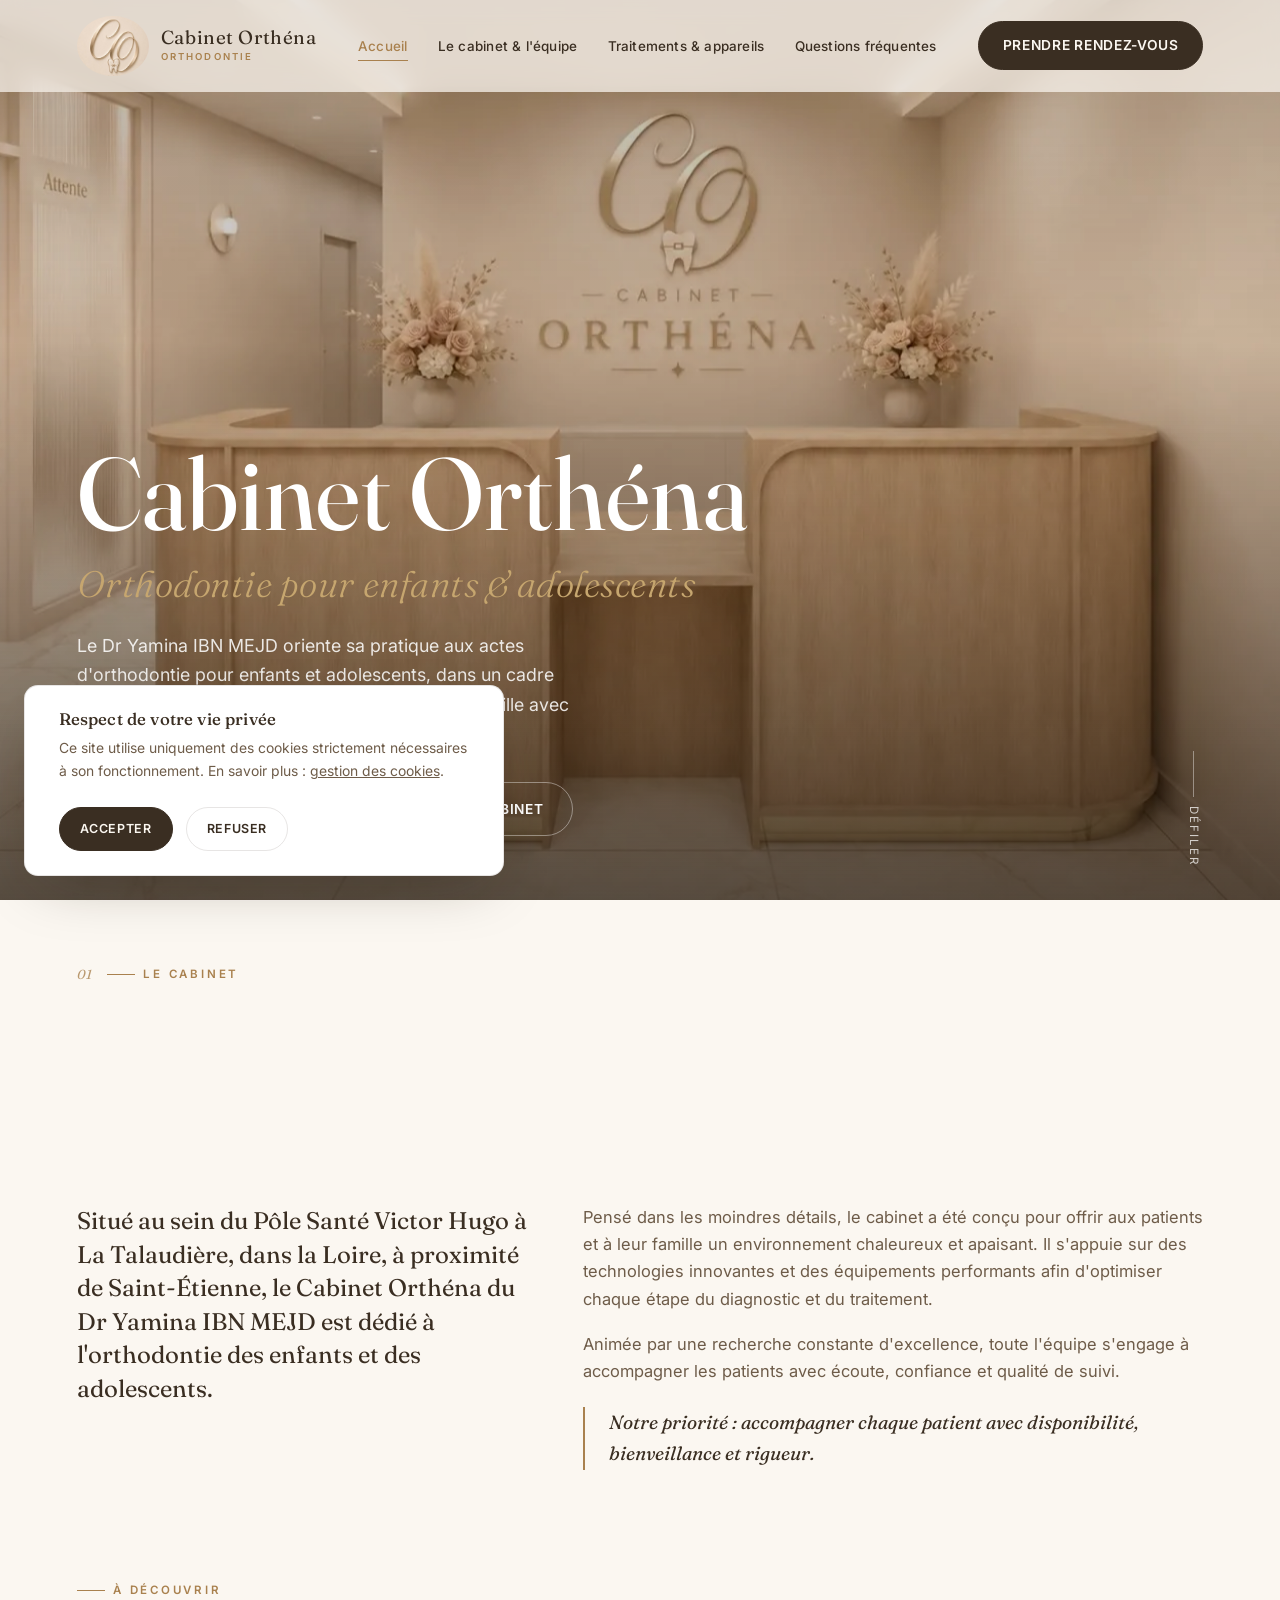
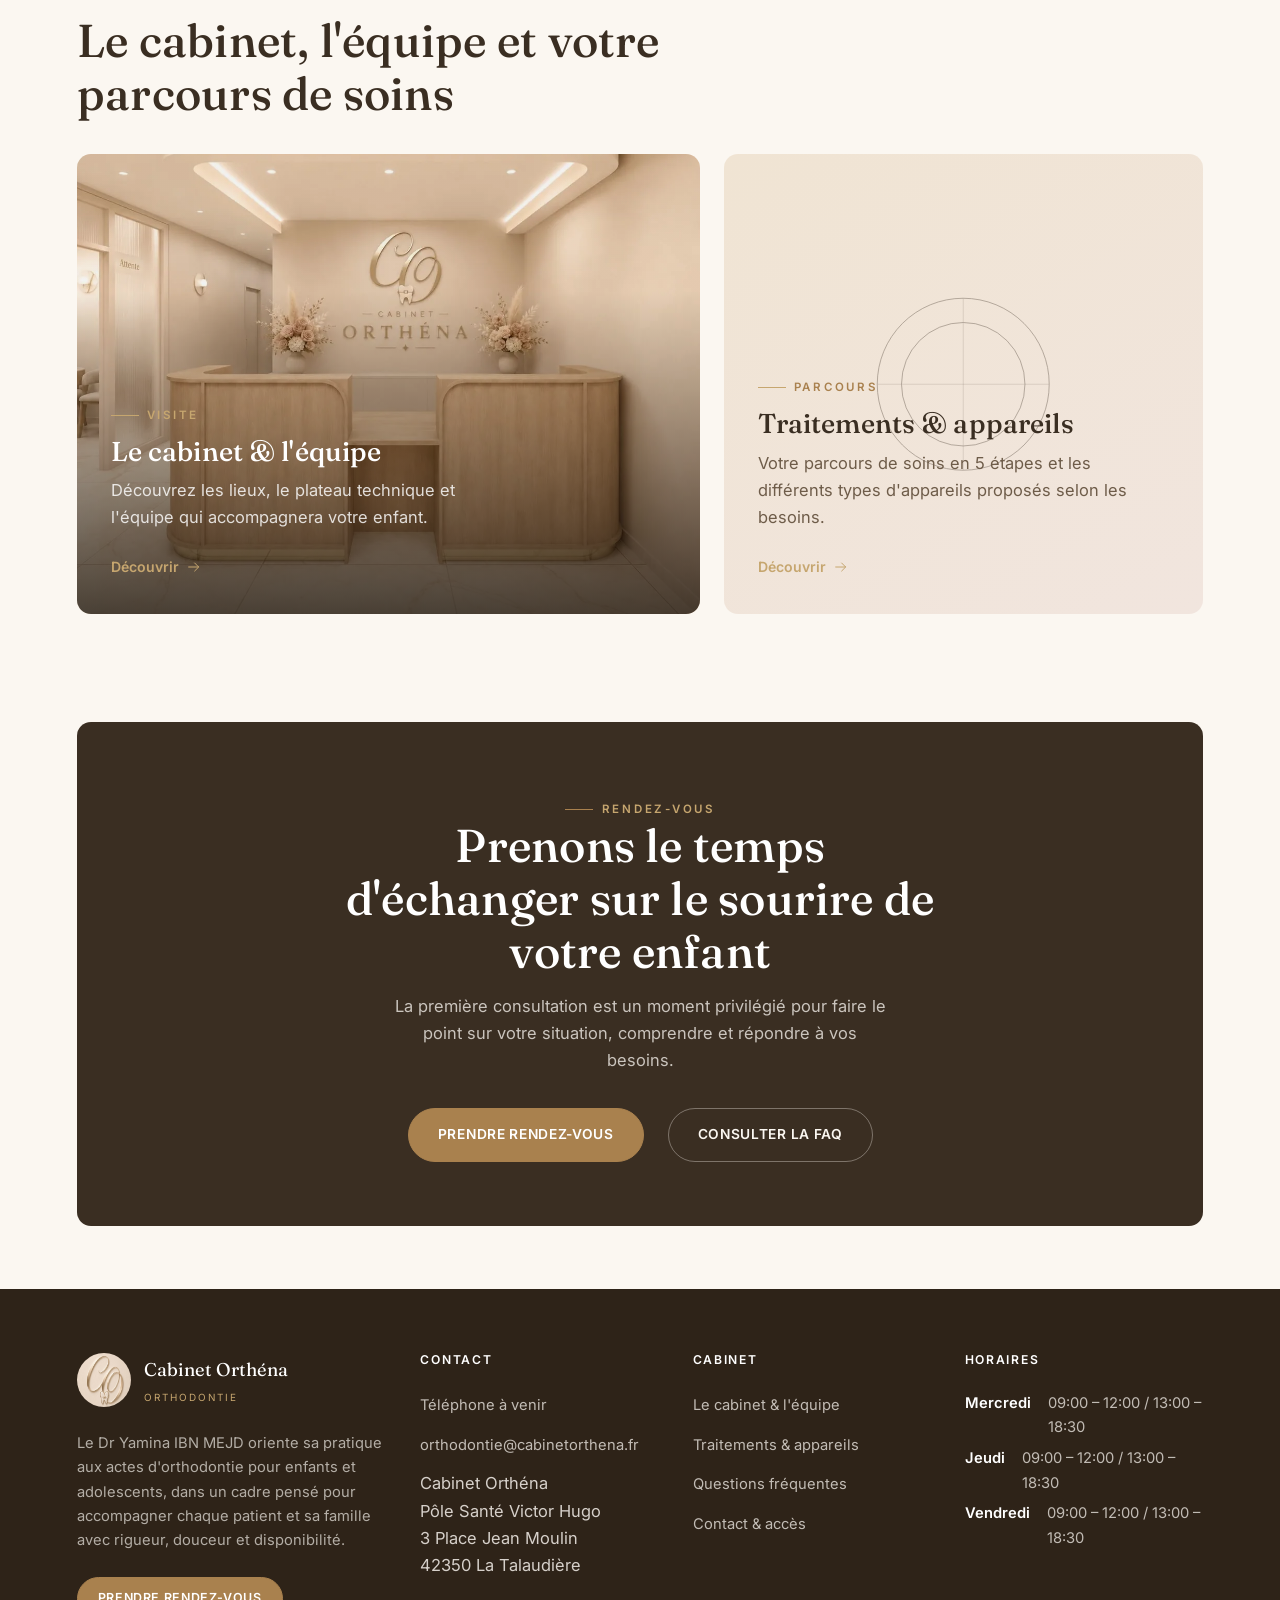
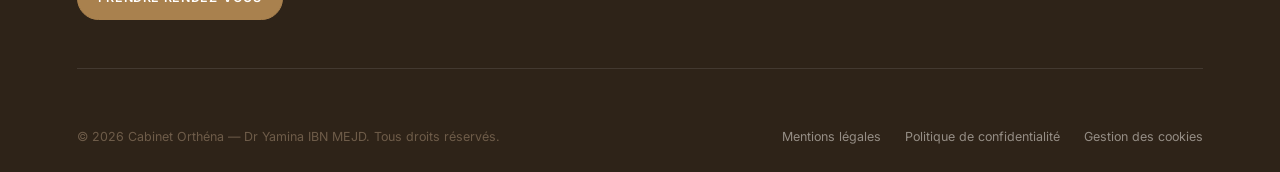
<file: index.html>
<!doctype html>
<html lang="fr">
<head>
<meta charset="UTF-8">
<meta name="viewport" content="width=device-width, initial-scale=1">
<title>Cabinet Orthéna | Orthodontie à La Talaudière</title>
<meta name="description" content="Cabinet d'orthodontie du Dr Yamina IBN MEJD, au Pôle Santé Victor Hugo à La Talaudière. Prise en charge des enfants et des adolescents dans un cadre chaleureux.">
<link rel="canonical" href="https://cabinetorthena.fr/index.html">
<meta property="og:type" content="website">
<meta property="og:url" content="https://cabinetorthena.fr/index.html">
<meta property="og:title" content="Cabinet Orthéna — Orthodontie à La Talaudière">
<meta property="og:description" content="Orthodontie des enfants et des adolescents au Pôle Santé Victor Hugo, La Talaudière — Dr Yamina IBN MEJD.">
<meta property="og:image" content="https://cabinetorthena.fr/assets/img/cabinet-accueil-01-lg.jpg">
<meta property="og:locale" content="fr_FR">
<link rel="icon" type="image/png" sizes="512x512" href="assets/img/favicon-512.png">
<link rel="icon" type="image/png" sizes="32x32" href="assets/img/favicon-32.png">
<link rel="preconnect" href="https://fonts.googleapis.com">
<link rel="preconnect" href="https://fonts.gstatic.com" crossorigin>
<link href="https://fonts.googleapis.com/css2?family=Fraunces:ital,opsz,wght@0,9..144,340;0,9..144,460;0,9..144,560;1,9..144,400&family=Inter:wght@400;500;600;700&display=swap" rel="stylesheet">
<link rel="stylesheet" href="assets/css/style.css">
<script type="application/ld+json">
{
  "@context": "https://schema.org",
  "@type": "Dentist",
  "@id": "https://cabinetorthena.fr/#cabinet",
  "name": "Cabinet Orthéna",
  "alternateName": "Cabinet Orthena",
  "description": "Cabinet d'orthodontie dédié aux enfants et aux adolescents, situé au Pôle Santé Victor Hugo à La Talaudière.",
  "url": "https://cabinetorthena.fr/index.html",
  "logo": "https://cabinetorthena.fr/assets/img/logo-orthena-full.jpg",
  "image": "https://cabinetorthena.fr/assets/img/cabinet-accueil-01-lg.jpg",
  "email": "orthodontie@cabinetorthena.fr",
  "medicalSpecialty": "Orthodontics",
  "address": {
    "@type": "PostalAddress",
    "streetAddress": "3 Place Jean Moulin",
    "postalCode": "42350",
    "addressLocality": "La Talaudière",
    "addressRegion": "Loire",
    "addressCountry": "FR"
  },
  "hasMap": "https://www.google.com/maps/search/?api=1&query=3+Place+Jean+Moulin%2C+42350+La+Talaudi%C3%A8re",
  "areaServed": [
    { "@type": "City", "name": "La Talaudière" },
    { "@type": "City", "name": "Saint-Étienne" }
  ],
  "openingHoursSpecification": [
    { "@type": "OpeningHoursSpecification", "dayOfWeek": "Wednesday", "opens": "09:00", "closes": "12:00" },
    { "@type": "OpeningHoursSpecification", "dayOfWeek": "Wednesday", "opens": "13:00", "closes": "18:30" },
    { "@type": "OpeningHoursSpecification", "dayOfWeek": "Thursday", "opens": "09:00", "closes": "12:00" },
    { "@type": "OpeningHoursSpecification", "dayOfWeek": "Thursday", "opens": "13:00", "closes": "18:30" },
    { "@type": "OpeningHoursSpecification", "dayOfWeek": "Friday", "opens": "09:00", "closes": "12:00" },
    { "@type": "OpeningHoursSpecification", "dayOfWeek": "Friday", "opens": "13:00", "closes": "18:30" }
  ],
  "sameAs": [
    "https://www.doctolib.fr/dentiste/la-talaudiere/yamina-ibn-mejd"
  ],
  "employee": {
    "@type": "Person",
    "name": "Dr Yamina IBN MEJD",
    "jobTitle": "Chirurgien-dentiste, pratique limitée à l'orthodontie"
  }
}
</script>
</head>
<body>

<a class="skip-link" href="#main">Aller au contenu</a>

<header class="site-header">
  <div class="header-inner">
    <a href="index.html" class="brand" aria-label="Cabinet Orthéna — accueil">
      <img src="assets/img/logo-orthena-monogram@400.jpg" alt="Cabinet Orthéna" width="52" height="52">
      <span class="brand-text">Cabinet Orthéna<small>Orthodontie</small></span>
    </a>
    <nav class="main-nav" aria-label="Navigation principale">
      <ul>
        <li><a href="index.html" aria-current="page">Accueil</a></li>
        <li><a href="cabinet-equipe.html">Le cabinet &amp; l'équipe</a></li>
        <li><a href="traitements.html">Traitements &amp; appareils</a></li>
        <li><a href="faq.html">Questions fréquentes</a></li>
      </ul>
    </nav>
    <div class="header-actions">
      <a href="https://www.doctolib.fr/dentiste/la-talaudiere/yamina-ibn-mejd" data-doctolib class="btn btn--primary">Prendre rendez-vous</a>
      <button class="nav-toggle" aria-label="Ouvrir le menu" aria-expanded="false" aria-controls="mobile-nav">
        <span></span><span></span><span></span>
      </button>
    </div>
  </div>
</header>

<div class="mobile-nav" id="mobile-nav">
  <nav aria-label="Navigation mobile">
    <ul>
      <li><a href="index.html" aria-current="page">Accueil</a></li>
      <li><a href="cabinet-equipe.html">Le cabinet &amp; l'équipe</a></li>
      <li><a href="traitements.html">Traitements &amp; appareils</a></li>
      <li><a href="faq.html">Questions fréquentes</a></li>
    </ul>
  </nav>
  <div class="mobile-nav-footer">
    <a href="https://www.doctolib.fr/dentiste/la-talaudiere/yamina-ibn-mejd" data-doctolib class="btn btn--primary">Prendre rendez-vous</a>
    <a href="contact.html" class="contact-line">Contact &amp; accès</a>
  </div>
</div>

<div class="mobile-cta-bar">
  <a href="https://www.doctolib.fr/dentiste/la-talaudiere/yamina-ibn-mejd" data-doctolib class="btn btn--primary">Prendre rendez-vous</a>
</div>

<main id="main">

  <!-- HERO -->
  <section class="hero">
    <div class="hero-media">
      <picture>
        <source
          type="image/webp"
          srcset="assets/img/cabinet-accueil-01-sm.webp 480w, assets/img/cabinet-accueil-01-md.webp 800w, assets/img/cabinet-accueil-01-lg.webp 1200w, assets/img/cabinet-accueil-01-xl.webp 1346w"
          sizes="100vw"
        >
        <img
          src="assets/img/cabinet-accueil-01-xl.jpg"
          srcset="assets/img/cabinet-accueil-01-sm.jpg 480w, assets/img/cabinet-accueil-01-md.jpg 800w, assets/img/cabinet-accueil-01-lg.jpg 1200w, assets/img/cabinet-accueil-01-xl.jpg 1346w"
          sizes="100vw"
          alt="Accueil du Cabinet Orthéna, espace chaleureux en bois clair et tons ivoire au Pôle Santé Victor Hugo"
          id="heroImg"
        >
      </picture>
    </div>
    <div class="hero-content">
      <h1 class="hero-title">Cabinet Orthéna<br><em>Orthodontie pour enfants &amp; adolescents</em></h1>
      <p class="hero-sub">Le Dr Yamina IBN MEJD oriente sa pratique aux actes d'orthodontie pour enfants et adolescents, dans un cadre pensé pour accompagner chaque patient et sa famille avec rigueur, douceur et disponibilité.</p>
      <div class="hero-actions">
        <a href="https://www.doctolib.fr/dentiste/la-talaudiere/yamina-ibn-mejd" data-doctolib class="btn btn--primary">Prendre rendez-vous</a>
        <a href="cabinet-equipe.html" class="btn btn--ghost">Découvrir le cabinet</a>
      </div>
    </div>
    <div class="hero-scroll-cue"><span class="line"></span> Défiler</div>
  </section>

  <!-- INTRODUCTION -->
  <section class="section section--tight">
    <div class="container">
      <div class="intro-head">
        <div class="intro-eyebrow-row reveal">
          <span class="intro-index">01</span>
          <p class="eyebrow">Le cabinet</p>
        </div>
        <h2 class="reveal reveal--mask reveal-delay-1">Un cadre moderne et chaleureux au service d'une prise en charge de qualité</h2>
      </div>
      <div class="intro-columns">
        <div class="intro-col intro-col--lede reveal reveal--left">
          <p class="lede">Situé au sein du Pôle Santé Victor Hugo à La Talaudière, dans la Loire, à proximité de Saint-Étienne, le Cabinet Orthéna du Dr Yamina IBN MEJD est dédié à l'orthodontie des enfants et des adolescents.</p>
        </div>
        <div class="intro-col reveal reveal--right reveal-delay-1">
          <p>Pensé dans les moindres détails, le cabinet a été conçu pour offrir aux patients et à leur famille un environnement chaleureux et apaisant. Il s'appuie sur des technologies innovantes et des équipements performants afin d'optimiser chaque étape du diagnostic et du traitement.</p>
          <p>Animée par une recherche constante d'excellence, toute l'équipe s'engage à accompagner les patients avec écoute, confiance et qualité de suivi.</p>
          <p class="editorial-quote">Notre priorité : accompagner chaque patient avec disponibilité, bienveillance et rigueur.</p>
        </div>
      </div>
    </div>
  </section>

  <!-- TEASERS -->
  <section class="section section--flush-top">
    <div class="container">
      <div class="section-head reveal">
        <p class="eyebrow">À découvrir</p>
        <h2>Le cabinet, l'équipe et votre parcours de soins</h2>
      </div>
      <div class="teasers">
        <a href="cabinet-equipe.html" class="teaser-card reveal reveal--left">
          <picture><source srcset="assets/img/cabinet-accueil-01-lg.webp" type="image/webp"><img src="assets/img/cabinet-accueil-01-lg.jpg" alt="Espace d'accueil du Cabinet Orthéna, bois clair et tons ivoire"></picture>
          <div class="teaser-body">
            <p class="eyebrow">Visite</p>
            <h3>Le cabinet &amp; l'équipe</h3>
            <p>Découvrez les lieux, le plateau technique et l'équipe qui accompagnera votre enfant.</p>
            <span class="link-arrow">Découvrir <svg viewBox="0 0 24 24" fill="none" stroke="currentColor" stroke-width="1.5" stroke-linecap="round"><path d="M4 12h15M13 6l6 6-6 6"/></svg></span>
          </div>
        </a>
        <a href="traitements.html" class="teaser-card teaser-card--placeholder reveal reveal--right reveal-delay-1">
          <div class="ornament">
            <svg viewBox="0 0 200 200" fill="none" stroke="currentColor" stroke-width="0.6"><circle cx="100" cy="100" r="78"/><circle cx="100" cy="100" r="56"/><path d="M100 22v156M22 100h156" opacity="0.4"/></svg>
          </div>
          <div class="teaser-body">
            <p class="eyebrow">Parcours</p>
            <h3>Traitements &amp; appareils</h3>
            <p>Votre parcours de soins en 5 étapes et les différents types d'appareils proposés selon les besoins.</p>
            <span class="link-arrow">Découvrir <svg viewBox="0 0 24 24" fill="none" stroke="currentColor" stroke-width="1.5" stroke-linecap="round"><path d="M4 12h15M13 6l6 6-6 6"/></svg></span>
          </div>
        </a>
      </div>
    </div>
  </section>

  <!-- CTA BAND -->
  <section class="section--tight section--flush-top">
    <div class="container">
      <div class="cta-band reveal reveal--scale">
        <p class="eyebrow">Rendez-vous</p>
        <h2>Prenons le temps d'échanger sur le sourire de votre enfant</h2>
        <p>La première consultation est un moment privilégié pour faire le point sur votre situation, comprendre et répondre à vos besoins.</p>
        <div class="actions">
          <a href="https://www.doctolib.fr/dentiste/la-talaudiere/yamina-ibn-mejd" data-doctolib class="btn btn--on-dark">Prendre rendez-vous</a>
          <a href="faq.html" class="btn btn--ghost" style="border-color:rgba(251,247,241,0.35); color:#FBF7F1;">Consulter la FAQ</a>
        </div>
      </div>
    </div>
  </section>

</main>

<footer class="site-footer">
  <div class="container">
    <div class="footer-top">
      <div class="footer-brand-col">
        <div class="footer-brand">
          <img src="assets/img/logo-orthena-monogram@400.jpg" alt="Cabinet Orthéna" width="54" height="54">
          <span class="footer-brand-text">Cabinet Orthéna<small>Orthodontie</small></span>
        </div>
        <p class="footer-desc">Le Dr Yamina IBN MEJD oriente sa pratique aux actes d'orthodontie pour enfants et adolescents, dans un cadre pensé pour accompagner chaque patient et sa famille avec rigueur, douceur et disponibilité.</p>
        <div class="footer-cta"><a href="https://www.doctolib.fr/dentiste/la-talaudiere/yamina-ibn-mejd" data-doctolib class="btn btn--on-dark btn--sm">Prendre rendez-vous</a></div>
      </div>
      <div class="footer-col">
        <h4>Contact</h4>
        <ul>
          <li><a data-cfg="phoneHref" href="contact.html"><span data-cfg="phoneDisplay">Téléphone à venir</span></a></li>
          <li><a data-cfg="emailHref" href="mailto:orthodontie@cabinetorthena.fr"><span data-cfg="emailDisplay">orthodontie@cabinetorthena.fr</span></a></li>
          <li><span data-cfg="cabinetName">Cabinet Orthéna</span><br><span data-cfg="addressLine1">Pôle Santé Victor Hugo</span><br><span data-cfg="addressStreet">3 Place Jean Moulin</span><br><span data-cfg="addressPostal">42350 La Talaudière</span></li>
        </ul>
      </div>
      <div class="footer-col">
        <h4>Cabinet</h4>
        <ul>
          <li><a href="cabinet-equipe.html">Le cabinet &amp; l'équipe</a></li>
          <li><a href="traitements.html">Traitements &amp; appareils</a></li>
          <li><a href="faq.html">Questions fréquentes</a></li>
          <li><a href="contact.html">Contact &amp; accès</a></li>
        </ul>
      </div>
      <div class="footer-col">
        <h4>Horaires</h4>
        <ul class="hours-list" data-hours-list><li><span class="hours-day">Mercredi</span><span class="hours-time">09:00 – 12:00 / 13:00 – 18:30</span></li><li><span class="hours-day">Jeudi</span><span class="hours-time">09:00 – 12:00 / 13:00 – 18:30</span></li><li><span class="hours-day">Vendredi</span><span class="hours-time">09:00 – 12:00 / 13:00 – 18:30</span></li></ul>
      </div>
    </div>
    <div class="footer-bottom">
      <p>&copy; <span data-year></span> Cabinet Orthéna — Dr Yamina IBN MEJD. Tous droits réservés.</p>
      <div class="footer-legal">
        <a href="mentions-legales.html">Mentions légales</a>
        <a href="confidentialite.html">Politique de confidentialité</a>
        <a href="cookies.html">Gestion des cookies</a>
      </div>
    </div>
  </div>
</footer>

<div class="cookie-banner" role="dialog" aria-label="Gestion des cookies">
  <h4>Respect de votre vie privée</h4>
  <p>Ce site utilise uniquement des cookies strictement nécessaires à son fonctionnement. En savoir plus : <a href="cookies.html">gestion des cookies</a>.</p>
  <div class="cookie-actions">
    <button class="btn btn--primary btn--sm" data-cookie-action="accepted">Accepter</button>
    <button class="btn btn--ghost btn--sm" data-cookie-action="declined">Refuser</button>
  </div>
</div>

<script src="assets/js/config.js"></script>
<script src="assets/js/main.js"></script>
</body>
</html>
</file>
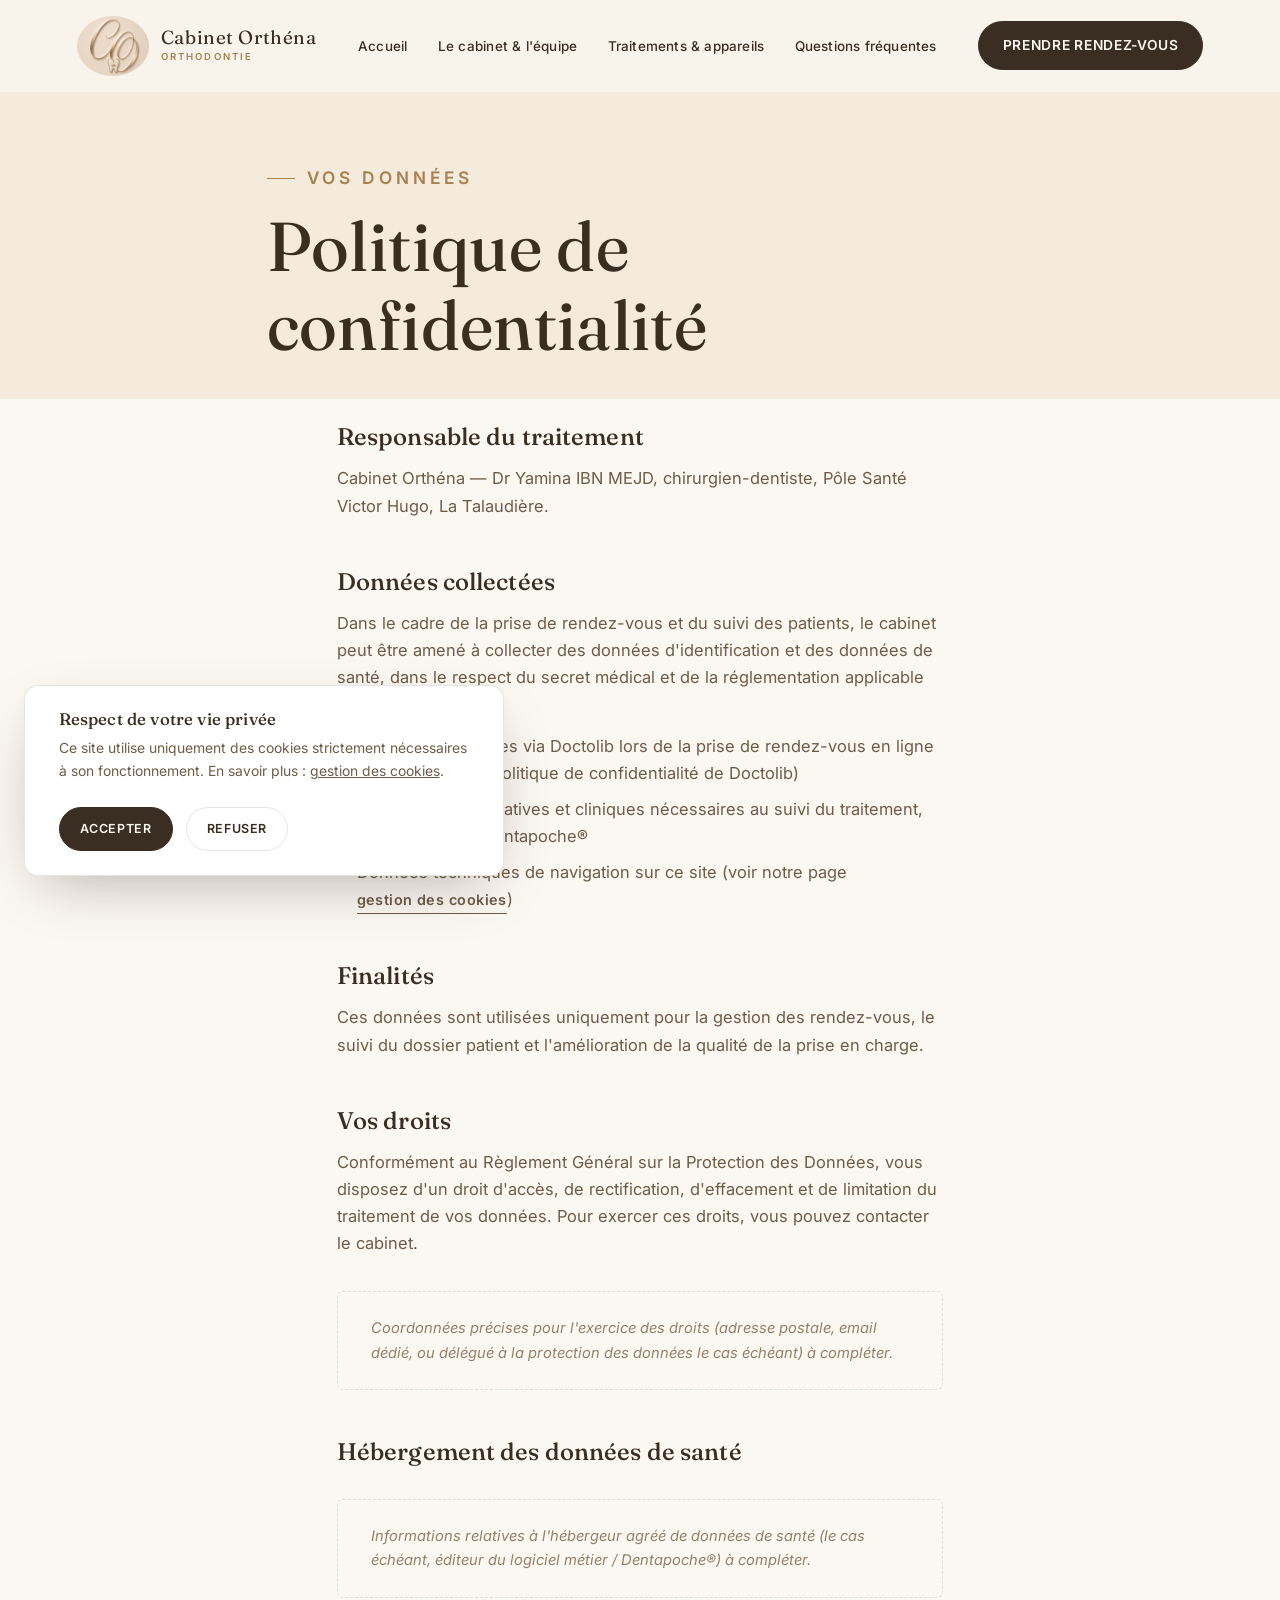
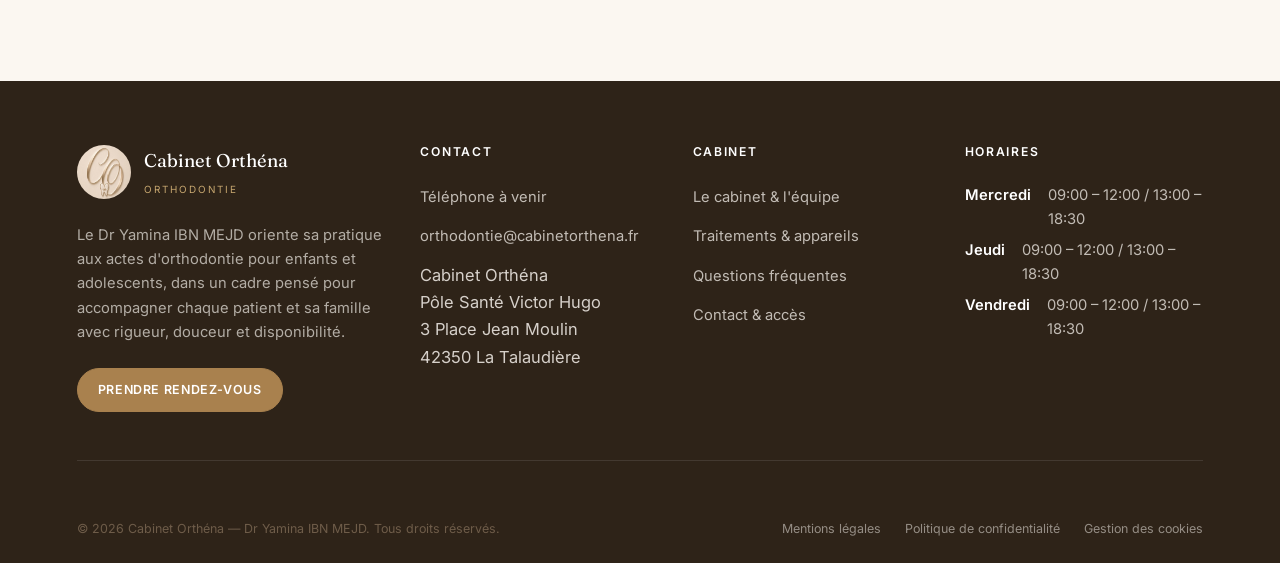
<file: confidentialite.html>
<!doctype html>
<html lang="fr">
<head>
<meta charset="UTF-8">
<meta name="viewport" content="width=device-width, initial-scale=1">
<title>Politique de confidentialité — Cabinet Orthéna</title>
<meta name="description" content="Politique de confidentialité et protection des données personnelles du Cabinet Orthéna, La Talaudière.">
<meta name="robots" content="noindex">
<link rel="canonical" href="https://cabinetorthena.fr/confidentialite.html">
<link rel="icon" type="image/png" sizes="512x512" href="assets/img/favicon-512.png">
<link rel="icon" type="image/png" sizes="32x32" href="assets/img/favicon-32.png">
<link rel="preconnect" href="https://fonts.googleapis.com">
<link rel="preconnect" href="https://fonts.gstatic.com" crossorigin>
<link href="https://fonts.googleapis.com/css2?family=Fraunces:ital,opsz,wght@0,9..144,340;0,9..144,460;0,9..144,560;1,9..144,400&family=Inter:wght@400;500;600;700&display=swap" rel="stylesheet">
<link rel="stylesheet" href="assets/css/style.css">
</head>
<body>

<a class="skip-link" href="#main">Aller au contenu</a>

<header class="site-header">
  <div class="header-inner">
    <a href="index.html" class="brand" aria-label="Cabinet Orthéna — accueil">
      <img src="assets/img/logo-orthena-monogram@400.jpg" alt="Cabinet Orthéna" width="52" height="52">
      <span class="brand-text">Cabinet Orthéna<small>Orthodontie</small></span>
    </a>
    <nav class="main-nav" aria-label="Navigation principale">
      <ul>
        <li><a href="index.html">Accueil</a></li>
        <li><a href="cabinet-equipe.html">Le cabinet &amp; l'équipe</a></li>
        <li><a href="traitements.html">Traitements &amp; appareils</a></li>
        <li><a href="faq.html">Questions fréquentes</a></li>
      </ul>
    </nav>
    <div class="header-actions">
      <a href="https://www.doctolib.fr/dentiste/la-talaudiere/yamina-ibn-mejd" data-doctolib class="btn btn--primary">Prendre rendez-vous</a>
      <button class="nav-toggle" aria-label="Ouvrir le menu" aria-expanded="false" aria-controls="mobile-nav">
        <span></span><span></span><span></span>
      </button>
    </div>
  </div>
</header>

<div class="mobile-nav" id="mobile-nav">
  <nav aria-label="Navigation mobile">
    <ul>
      <li><a href="index.html">Accueil</a></li>
      <li><a href="cabinet-equipe.html">Le cabinet &amp; l'équipe</a></li>
      <li><a href="traitements.html">Traitements &amp; appareils</a></li>
      <li><a href="faq.html">Questions fréquentes</a></li>
    </ul>
  </nav>
  <div class="mobile-nav-footer">
    <a href="https://www.doctolib.fr/dentiste/la-talaudiere/yamina-ibn-mejd" data-doctolib class="btn btn--primary">Prendre rendez-vous</a>
    <a href="contact.html" class="contact-line">Contact &amp; accès</a>
  </div>
</div>

<div class="mobile-cta-bar">
  <a href="https://www.doctolib.fr/dentiste/la-talaudiere/yamina-ibn-mejd" data-doctolib class="btn btn--primary">Prendre rendez-vous</a>
</div>

<main id="main">
  <section class="page-hero">
    <div class="container">
      <p class="eyebrow">Vos données</p>
      <h1>Politique de confidentialité</h1>
    </div>
  </section>

  <section class="section section--flush-top">
    <div class="container legal-content">
      <h2>Responsable du traitement</h2>
      <p>Cabinet Orthéna — Dr Yamina IBN MEJD, chirurgien-dentiste, Pôle Santé Victor Hugo, La Talaudière.</p>

      <h2>Données collectées</h2>
      <p>Dans le cadre de la prise de rendez-vous et du suivi des patients, le cabinet peut être amené à collecter des données d'identification et des données de santé, dans le respect du secret médical et de la réglementation applicable (RGPD).</p>
      <ul>
        <li>Données transmises via Doctolib lors de la prise de rendez-vous en ligne (traitées selon la politique de confidentialité de Doctolib)</li>
        <li>Données administratives et cliniques nécessaires au suivi du traitement, via l'application Dentapoche®</li>
        <li>Données techniques de navigation sur ce site (voir notre page <a class="link-underline" href="cookies.html">gestion des cookies</a>)</li>
      </ul>

      <h2>Finalités</h2>
      <p>Ces données sont utilisées uniquement pour la gestion des rendez-vous, le suivi du dossier patient et l'amélioration de la qualité de la prise en charge.</p>

      <h2>Vos droits</h2>
      <p>Conformément au Règlement Général sur la Protection des Données, vous disposez d'un droit d'accès, de rectification, d'effacement et de limitation du traitement de vos données. Pour exercer ces droits, vous pouvez contacter le cabinet.</p>
      <div class="legal-placeholder">Coordonnées précises pour l'exercice des droits (adresse postale, email dédié, ou délégué à la protection des données le cas échéant) à compléter.</div>

      <h2>Hébergement des données de santé</h2>
      <div class="legal-placeholder">Informations relatives à l'hébergeur agréé de données de santé (le cas échéant, éditeur du logiciel métier / Dentapoche®) à compléter.</div>
    </div>
  </section>
</main>

<footer class="site-footer">
  <div class="container">
    <div class="footer-top">
      <div class="footer-brand-col">
        <div class="footer-brand">
          <img src="assets/img/logo-orthena-monogram@400.jpg" alt="Cabinet Orthéna" width="54" height="54">
          <span class="footer-brand-text">Cabinet Orthéna<small>Orthodontie</small></span>
        </div>
        <p class="footer-desc">Le Dr Yamina IBN MEJD oriente sa pratique aux actes d'orthodontie pour enfants et adolescents, dans un cadre pensé pour accompagner chaque patient et sa famille avec rigueur, douceur et disponibilité.</p>
        <div class="footer-cta"><a href="https://www.doctolib.fr/dentiste/la-talaudiere/yamina-ibn-mejd" data-doctolib class="btn btn--on-dark btn--sm">Prendre rendez-vous</a></div>
      </div>
      <div class="footer-col">
        <h4>Contact</h4>
        <ul>
          <li><a data-cfg="phoneHref" href="contact.html"><span data-cfg="phoneDisplay">Téléphone à venir</span></a></li>
          <li><a data-cfg="emailHref" href="mailto:orthodontie@cabinetorthena.fr"><span data-cfg="emailDisplay">orthodontie@cabinetorthena.fr</span></a></li>
          <li><span data-cfg="cabinetName">Cabinet Orthéna</span><br><span data-cfg="addressLine1">Pôle Santé Victor Hugo</span><br><span data-cfg="addressStreet">3 Place Jean Moulin</span><br><span data-cfg="addressPostal">42350 La Talaudière</span></li>
        </ul>
      </div>
      <div class="footer-col">
        <h4>Cabinet</h4>
        <ul>
          <li><a href="cabinet-equipe.html">Le cabinet &amp; l'équipe</a></li>
          <li><a href="traitements.html">Traitements &amp; appareils</a></li>
          <li><a href="faq.html">Questions fréquentes</a></li>
          <li><a href="contact.html">Contact &amp; accès</a></li>
        </ul>
      </div>
      <div class="footer-col">
        <h4>Horaires</h4>
        <ul class="hours-list" data-hours-list><li><span class="hours-day">Mercredi</span><span class="hours-time">09:00 – 12:00 / 13:00 – 18:30</span></li><li><span class="hours-day">Jeudi</span><span class="hours-time">09:00 – 12:00 / 13:00 – 18:30</span></li><li><span class="hours-day">Vendredi</span><span class="hours-time">09:00 – 12:00 / 13:00 – 18:30</span></li></ul>
      </div>
    </div>
    <div class="footer-bottom">
      <p>&copy; <span data-year></span> Cabinet Orthéna — Dr Yamina IBN MEJD. Tous droits réservés.</p>
      <div class="footer-legal">
        <a href="mentions-legales.html">Mentions légales</a>
        <a href="confidentialite.html">Politique de confidentialité</a>
        <a href="cookies.html">Gestion des cookies</a>
      </div>
    </div>
  </div>
</footer>

<div class="cookie-banner" role="dialog" aria-label="Gestion des cookies">
  <h4>Respect de votre vie privée</h4>
  <p>Ce site utilise uniquement des cookies strictement nécessaires à son fonctionnement. En savoir plus : <a href="cookies.html">gestion des cookies</a>.</p>
  <div class="cookie-actions">
    <button class="btn btn--primary btn--sm" data-cookie-action="accepted">Accepter</button>
    <button class="btn btn--ghost btn--sm" data-cookie-action="declined">Refuser</button>
  </div>
</div>

<script src="assets/js/config.js"></script>
<script src="assets/js/main.js"></script>
</body>
</html>
</file>
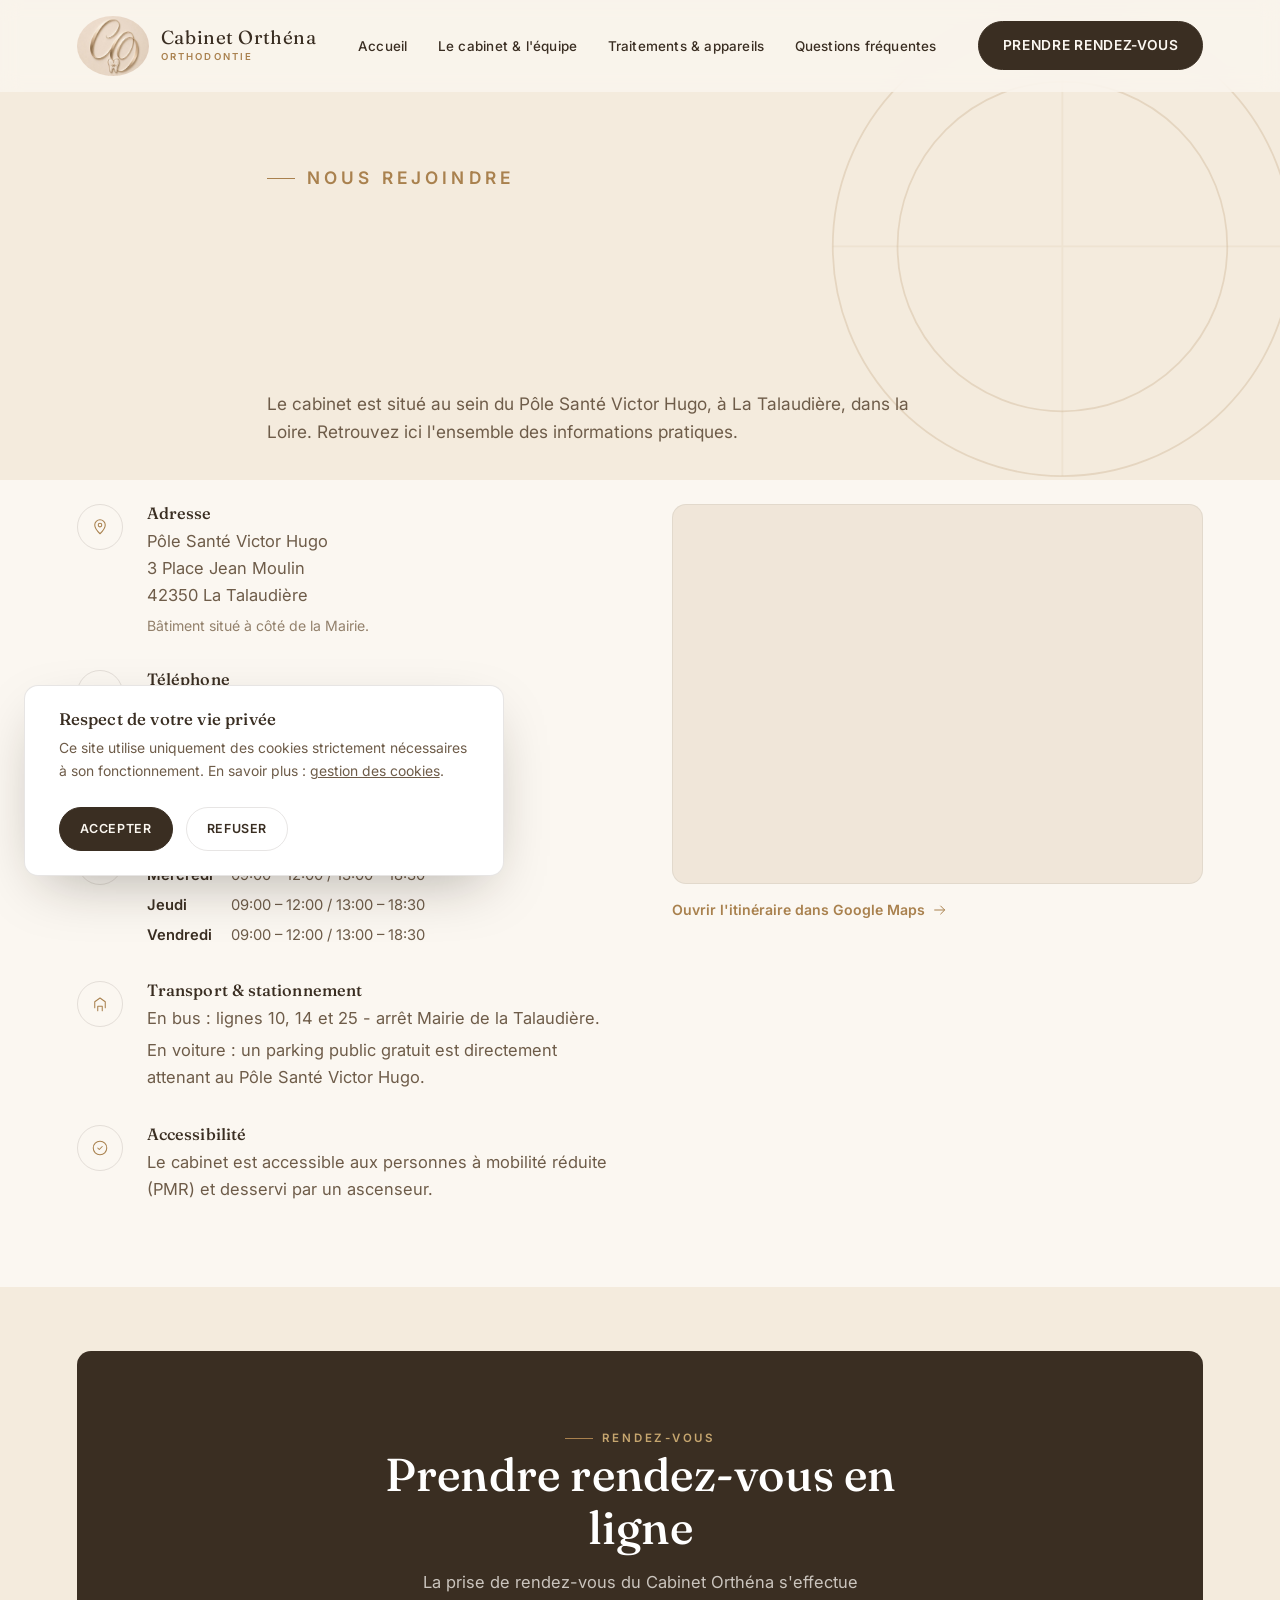
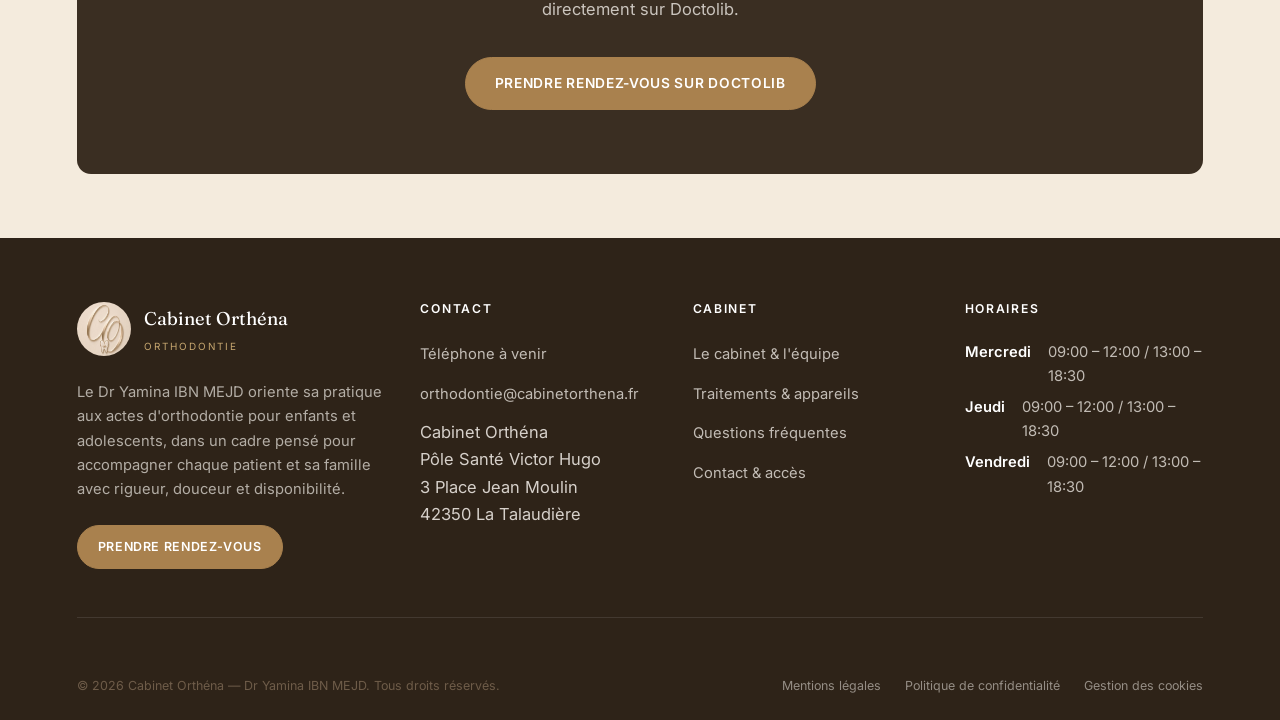
<file: contact.html>
<!doctype html>
<html lang="fr">
<head>
<meta charset="UTF-8">
<meta name="viewport" content="width=device-width, initial-scale=1">
<title>Contact &amp; accès — Cabinet Orthéna, La Talaudière</title>
<meta name="description" content="Coordonnées, accès et prise de rendez-vous au Cabinet Orthéna, Pôle Santé Victor Hugo à La Talaudière.">
<link rel="canonical" href="https://cabinetorthena.fr/contact.html">
<meta property="og:type" content="website">
<meta property="og:url" content="https://cabinetorthena.fr/contact.html">
<meta property="og:title" content="Contact &amp; accès — Cabinet Orthéna, La Talaudière">
<meta property="og:description" content="Coordonnées, accès et prise de rendez-vous au Cabinet Orthéna, Pôle Santé Victor Hugo à La Talaudière.">
<meta property="og:image" content="https://cabinetorthena.fr/assets/img/cabinet-accueil-01-lg.jpg">
<meta property="og:locale" content="fr_FR">
<link rel="icon" type="image/png" sizes="512x512" href="assets/img/favicon-512.png">
<link rel="icon" type="image/png" sizes="32x32" href="assets/img/favicon-32.png">
<link rel="preconnect" href="https://fonts.googleapis.com">
<link rel="preconnect" href="https://fonts.gstatic.com" crossorigin>
<link href="https://fonts.googleapis.com/css2?family=Fraunces:ital,opsz,wght@0,9..144,340;0,9..144,460;0,9..144,560;1,9..144,400&family=Inter:wght@400;500;600;700&display=swap" rel="stylesheet">
<link rel="stylesheet" href="assets/css/style.css">
<script type="application/ld+json">
{
  "@context": "https://schema.org",
  "@type": "Dentist",
  "@id": "https://cabinetorthena.fr/#cabinet",
  "name": "Cabinet Orthéna",
  "alternateName": "Cabinet Orthena",
  "description": "Cabinet d'orthodontie dédié aux enfants et aux adolescents, situé au Pôle Santé Victor Hugo à La Talaudière.",
  "url": "https://cabinetorthena.fr/index.html",
  "logo": "https://cabinetorthena.fr/assets/img/logo-orthena-full.jpg",
  "image": "https://cabinetorthena.fr/assets/img/cabinet-accueil-01-lg.jpg",
  "email": "orthodontie@cabinetorthena.fr",
  "medicalSpecialty": "Orthodontics",
  "address": {
    "@type": "PostalAddress",
    "streetAddress": "3 Place Jean Moulin",
    "postalCode": "42350",
    "addressLocality": "La Talaudière",
    "addressRegion": "Loire",
    "addressCountry": "FR"
  },
  "hasMap": "https://www.google.com/maps/search/?api=1&query=3+Place+Jean+Moulin%2C+42350+La+Talaudi%C3%A8re",
  "areaServed": [
    { "@type": "City", "name": "La Talaudière" },
    { "@type": "City", "name": "Saint-Étienne" }
  ],
  "openingHoursSpecification": [
    { "@type": "OpeningHoursSpecification", "dayOfWeek": "Wednesday", "opens": "09:00", "closes": "12:00" },
    { "@type": "OpeningHoursSpecification", "dayOfWeek": "Wednesday", "opens": "13:00", "closes": "18:30" },
    { "@type": "OpeningHoursSpecification", "dayOfWeek": "Thursday", "opens": "09:00", "closes": "12:00" },
    { "@type": "OpeningHoursSpecification", "dayOfWeek": "Thursday", "opens": "13:00", "closes": "18:30" },
    { "@type": "OpeningHoursSpecification", "dayOfWeek": "Friday", "opens": "09:00", "closes": "12:00" },
    { "@type": "OpeningHoursSpecification", "dayOfWeek": "Friday", "opens": "13:00", "closes": "18:30" }
  ],
  "sameAs": [
    "https://www.doctolib.fr/dentiste/la-talaudiere/yamina-ibn-mejd"
  ],
  "employee": {
    "@type": "Person",
    "name": "Dr Yamina IBN MEJD",
    "jobTitle": "Chirurgien-dentiste, pratique limitée à l'orthodontie"
  }
}
</script>
</head>
<body>

<a class="skip-link" href="#main">Aller au contenu</a>

<header class="site-header">
  <div class="header-inner">
    <a href="index.html" class="brand" aria-label="Cabinet Orthéna — accueil">
      <img src="assets/img/logo-orthena-monogram@400.jpg" alt="Cabinet Orthéna" width="52" height="52">
      <span class="brand-text">Cabinet Orthéna<small>Orthodontie</small></span>
    </a>
    <nav class="main-nav" aria-label="Navigation principale">
      <ul>
        <li><a href="index.html">Accueil</a></li>
        <li><a href="cabinet-equipe.html">Le cabinet &amp; l'équipe</a></li>
        <li><a href="traitements.html">Traitements &amp; appareils</a></li>
        <li><a href="faq.html">Questions fréquentes</a></li>
      </ul>
    </nav>
    <div class="header-actions">
      <a href="https://www.doctolib.fr/dentiste/la-talaudiere/yamina-ibn-mejd" data-doctolib class="btn btn--primary">Prendre rendez-vous</a>
      <button class="nav-toggle" aria-label="Ouvrir le menu" aria-expanded="false" aria-controls="mobile-nav">
        <span></span><span></span><span></span>
      </button>
    </div>
  </div>
</header>

<div class="mobile-nav" id="mobile-nav">
  <nav aria-label="Navigation mobile">
    <ul>
      <li><a href="index.html">Accueil</a></li>
      <li><a href="cabinet-equipe.html">Le cabinet &amp; l'équipe</a></li>
      <li><a href="traitements.html">Traitements &amp; appareils</a></li>
      <li><a href="faq.html">Questions fréquentes</a></li>
    </ul>
  </nav>
  <div class="mobile-nav-footer">
    <a href="https://www.doctolib.fr/dentiste/la-talaudiere/yamina-ibn-mejd" data-doctolib class="btn btn--primary">Prendre rendez-vous</a>
    <a href="contact.html" class="contact-line" aria-current="page">Contact &amp; accès</a>
  </div>
</div>

<div class="mobile-cta-bar">
  <a href="https://www.doctolib.fr/dentiste/la-talaudiere/yamina-ibn-mejd" data-doctolib class="btn btn--primary">Prendre rendez-vous</a>
</div>

<main id="main">

  <section class="page-hero">
    <div class="page-hero-ornament" aria-hidden="true">
      <svg viewBox="0 0 200 200" fill="none" stroke="var(--c-gold-line)" stroke-width="0.6"><circle cx="100" cy="100" r="78"/><circle cx="100" cy="100" r="56"/><path d="M100 22v156M22 100h156" opacity="0.4"/></svg>
    </div>
    <div class="container">
      <p class="eyebrow">Nous rejoindre</p>
      <h1 class="reveal reveal--mask">Contact &amp; accès au Cabinet Orthéna</h1>
      <p>Le cabinet est situé au sein du Pôle Santé Victor Hugo, à La Talaudière, dans la Loire. Retrouvez ici l'ensemble des informations pratiques.</p>
    </div>
  </section>

  <section class="section section--flush-top">
    <div class="container">
      <div class="contact-grid">

        <div class="contact-info-list reveal reveal--left">
          <div class="contact-info-item">
            <span class="ico"><svg viewBox="0 0 24 24" fill="none" stroke="currentColor" stroke-width="1.4" stroke-linecap="round" stroke-linejoin="round"><path d="M12 21s7-6.6 7-11.6A7 7 0 0 0 5 9.4C5 14.4 12 21 12 21z"/><circle cx="12" cy="9.4" r="2.4"/></svg></span>
            <div>
              <h3>Adresse</h3>
              <p><span data-cfg="addressLine1">Pôle Santé Victor Hugo</span><br><span data-cfg="addressStreet">3 Place Jean Moulin</span><br><span data-cfg="addressPostal">42350 La Talaudière</span></p>
              <p class="address-note" data-cfg="addressNote">Bâtiment situé à côté de la Mairie.</p>
            </div>
          </div>

          <div class="contact-info-item">
            <span class="ico"><svg viewBox="0 0 24 24" fill="none" stroke="currentColor" stroke-width="1.4" stroke-linecap="round" stroke-linejoin="round"><path d="M6.5 4h3l1.5 4-2 1.5a12 12 0 0 0 5.5 5.5l1.5-2 4 1.5v3a2 2 0 0 1-2.2 2A17 17 0 0 1 4.5 6.2 2 2 0 0 1 6.5 4z"/></svg></span>
            <div>
              <h3>Téléphone</h3>
              <p class="pending" data-cfg="phoneDisplay">Téléphone à venir</p>
            </div>
          </div>

          <div class="contact-info-item">
            <span class="ico"><svg viewBox="0 0 24 24" fill="none" stroke="currentColor" stroke-width="1.4" stroke-linecap="round" stroke-linejoin="round"><rect x="3.5" y="5.5" width="17" height="13" rx="1.5"/><path d="M4 6.5l8 6.5 8-6.5"/></svg></span>
            <div>
              <h3>Email</h3>
              <p data-cfg="emailDisplay">orthodontie@cabinetorthena.fr</p>
            </div>
          </div>

          <div class="contact-info-item">
            <span class="ico"><svg viewBox="0 0 24 24" fill="none" stroke="currentColor" stroke-width="1.4" stroke-linecap="round" stroke-linejoin="round"><circle cx="12" cy="12" r="8.5"/><path d="M12 7.5V12l3 2"/></svg></span>
            <div>
              <h3>Horaires</h3>
              <ul class="hours-list" data-hours-list><li><span class="hours-day">Mercredi</span><span class="hours-time">09:00 – 12:00 / 13:00 – 18:30</span></li><li><span class="hours-day">Jeudi</span><span class="hours-time">09:00 – 12:00 / 13:00 – 18:30</span></li><li><span class="hours-day">Vendredi</span><span class="hours-time">09:00 – 12:00 / 13:00 – 18:30</span></li></ul>
            </div>
          </div>

          <div class="contact-info-item">
            <span class="ico"><svg viewBox="0 0 24 24" fill="none" stroke="currentColor" stroke-width="1.4" stroke-linecap="round" stroke-linejoin="round"><path d="M5 17V9l7-5 7 5v8"/><path d="M9 21v-6h6v6"/></svg></span>
            <div>
              <h3>Transport &amp; stationnement</h3>
              <p>En bus : lignes 10, 14 et 25 - arrêt Mairie de la Talaudière.</p>
              <p>En voiture : un parking public gratuit est directement attenant au Pôle Santé Victor Hugo.</p>
            </div>
          </div>

          <div class="contact-info-item">
            <span class="ico"><svg viewBox="0 0 24 24" fill="none" stroke="currentColor" stroke-width="1.4" stroke-linecap="round" stroke-linejoin="round"><circle cx="12" cy="12" r="9"/><path d="M9 12l2 2 4-4"/></svg></span>
            <div>
              <h3>Accessibilité</h3>
              <p>Le cabinet est accessible aux personnes à mobilité réduite (PMR) et desservi par un ascenseur.</p>
            </div>
          </div>
        </div>

        <div class="map-col reveal reveal--right reveal-delay-1">
          <div class="map-block">
            <iframe
              src="https://www.google.com/maps?q=3+Place+Jean+Moulin,+42350+La+Talaudi%C3%A8re,+France&output=embed"
              title="Localisation du Cabinet Orthéna — 3 Place Jean Moulin, La Talaudière"
              loading="lazy"
              referrerpolicy="no-referrer-when-downgrade"
              allowfullscreen>
            </iframe>
          </div>
          <a class="link-arrow map-directions" data-cfg="mapHref" href="https://www.google.com/maps/search/?api=1&query=3+Place+Jean+Moulin%2C+42350+La+Talaudi%C3%A8re" target="_blank" rel="noopener noreferrer">
            Ouvrir l'itinéraire dans Google Maps
            <svg viewBox="0 0 24 24" fill="none" stroke="currentColor" stroke-width="1.5" stroke-linecap="round"><path d="M4 12h15M13 6l6 6-6 6"/></svg>
          </a>
        </div>

      </div>
    </div>
  </section>

  <section class="section--tight section--alt">
    <div class="container">
      <div class="cta-band reveal reveal--scale">
        <p class="eyebrow">Rendez-vous</p>
        <h2>Prendre rendez-vous en ligne</h2>
        <p>La prise de rendez-vous du Cabinet Orthéna s'effectue directement sur Doctolib.</p>
        <div class="actions">
          <a href="https://www.doctolib.fr/dentiste/la-talaudiere/yamina-ibn-mejd" data-doctolib class="btn btn--on-dark">Prendre rendez-vous sur Doctolib</a>
        </div>
      </div>
    </div>
  </section>

</main>

<footer class="site-footer">
  <div class="container">
    <div class="footer-top">
      <div class="footer-brand-col">
        <div class="footer-brand">
          <img src="assets/img/logo-orthena-monogram@400.jpg" alt="Cabinet Orthéna" width="54" height="54">
          <span class="footer-brand-text">Cabinet Orthéna<small>Orthodontie</small></span>
        </div>
        <p class="footer-desc">Le Dr Yamina IBN MEJD oriente sa pratique aux actes d'orthodontie pour enfants et adolescents, dans un cadre pensé pour accompagner chaque patient et sa famille avec rigueur, douceur et disponibilité.</p>
        <div class="footer-cta"><a href="https://www.doctolib.fr/dentiste/la-talaudiere/yamina-ibn-mejd" data-doctolib class="btn btn--on-dark btn--sm">Prendre rendez-vous</a></div>
      </div>
      <div class="footer-col">
        <h4>Contact</h4>
        <ul>
          <li><a data-cfg="phoneHref" href="contact.html"><span data-cfg="phoneDisplay">Téléphone à venir</span></a></li>
          <li><a data-cfg="emailHref" href="mailto:orthodontie@cabinetorthena.fr"><span data-cfg="emailDisplay">orthodontie@cabinetorthena.fr</span></a></li>
          <li><span data-cfg="cabinetName">Cabinet Orthéna</span><br><span data-cfg="addressLine1">Pôle Santé Victor Hugo</span><br><span data-cfg="addressStreet">3 Place Jean Moulin</span><br><span data-cfg="addressPostal">42350 La Talaudière</span></li>
        </ul>
      </div>
      <div class="footer-col">
        <h4>Cabinet</h4>
        <ul>
          <li><a href="cabinet-equipe.html">Le cabinet &amp; l'équipe</a></li>
          <li><a href="traitements.html">Traitements &amp; appareils</a></li>
          <li><a href="faq.html">Questions fréquentes</a></li>
          <li><a href="contact.html">Contact &amp; accès</a></li>
        </ul>
      </div>
      <div class="footer-col">
        <h4>Horaires</h4>
        <ul class="hours-list" data-hours-list><li><span class="hours-day">Mercredi</span><span class="hours-time">09:00 – 12:00 / 13:00 – 18:30</span></li><li><span class="hours-day">Jeudi</span><span class="hours-time">09:00 – 12:00 / 13:00 – 18:30</span></li><li><span class="hours-day">Vendredi</span><span class="hours-time">09:00 – 12:00 / 13:00 – 18:30</span></li></ul>
      </div>
    </div>
    <div class="footer-bottom">
      <p>&copy; <span data-year></span> Cabinet Orthéna — Dr Yamina IBN MEJD. Tous droits réservés.</p>
      <div class="footer-legal">
        <a href="mentions-legales.html">Mentions légales</a>
        <a href="confidentialite.html">Politique de confidentialité</a>
        <a href="cookies.html">Gestion des cookies</a>
      </div>
    </div>
  </div>
</footer>

<div class="cookie-banner" role="dialog" aria-label="Gestion des cookies">
  <h4>Respect de votre vie privée</h4>
  <p>Ce site utilise uniquement des cookies strictement nécessaires à son fonctionnement. En savoir plus : <a href="cookies.html">gestion des cookies</a>.</p>
  <div class="cookie-actions">
    <button class="btn btn--primary btn--sm" data-cookie-action="accepted">Accepter</button>
    <button class="btn btn--ghost btn--sm" data-cookie-action="declined">Refuser</button>
  </div>
</div>

<script src="assets/js/config.js"></script>
<script src="assets/js/main.js"></script>
</body>
</html>
</file>
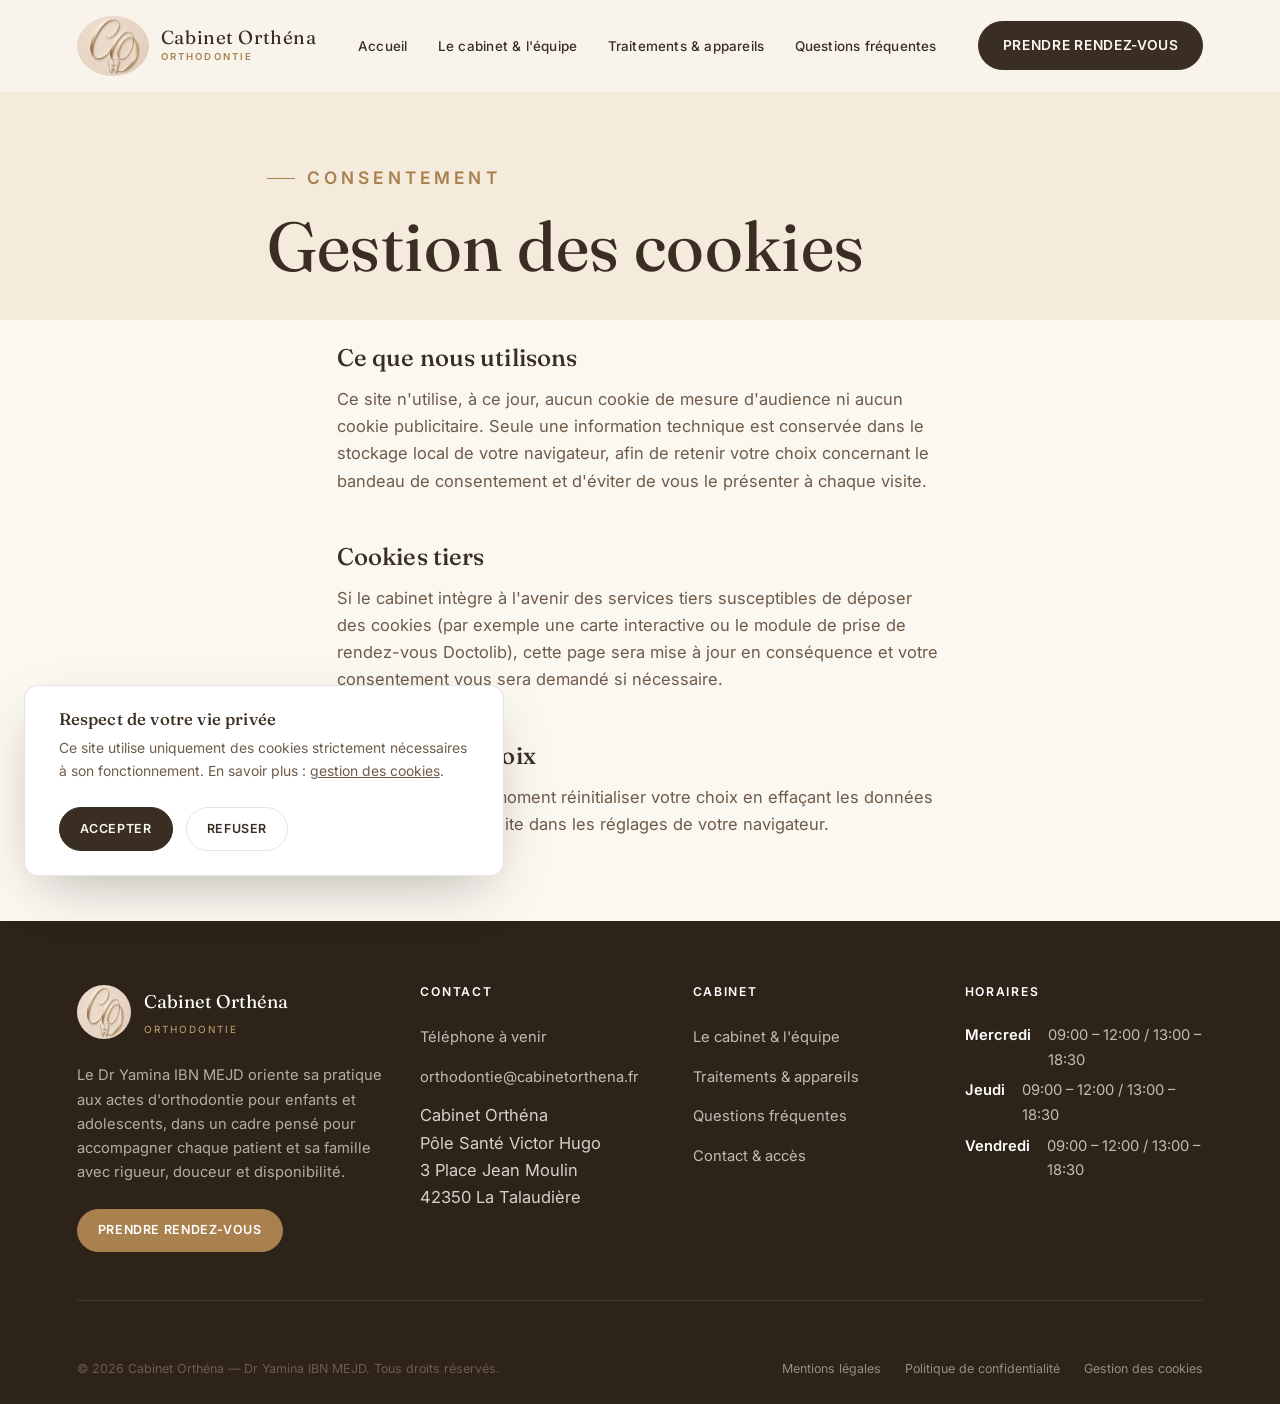
<file: cookies.html>
<!doctype html>
<html lang="fr">
<head>
<meta charset="UTF-8">
<meta name="viewport" content="width=device-width, initial-scale=1">
<title>Gestion des cookies — Cabinet Orthéna</title>
<meta name="description" content="Informations sur l'utilisation des cookies sur le site du Cabinet Orthéna, La Talaudière.">
<meta name="robots" content="noindex">
<link rel="canonical" href="https://cabinetorthena.fr/cookies.html">
<link rel="icon" type="image/png" sizes="512x512" href="assets/img/favicon-512.png">
<link rel="icon" type="image/png" sizes="32x32" href="assets/img/favicon-32.png">
<link rel="preconnect" href="https://fonts.googleapis.com">
<link rel="preconnect" href="https://fonts.gstatic.com" crossorigin>
<link href="https://fonts.googleapis.com/css2?family=Fraunces:ital,opsz,wght@0,9..144,340;0,9..144,460;0,9..144,560;1,9..144,400&family=Inter:wght@400;500;600;700&display=swap" rel="stylesheet">
<link rel="stylesheet" href="assets/css/style.css">
</head>
<body>

<a class="skip-link" href="#main">Aller au contenu</a>

<header class="site-header">
  <div class="header-inner">
    <a href="index.html" class="brand" aria-label="Cabinet Orthéna — accueil">
      <img src="assets/img/logo-orthena-monogram@400.jpg" alt="Cabinet Orthéna" width="52" height="52">
      <span class="brand-text">Cabinet Orthéna<small>Orthodontie</small></span>
    </a>
    <nav class="main-nav" aria-label="Navigation principale">
      <ul>
        <li><a href="index.html">Accueil</a></li>
        <li><a href="cabinet-equipe.html">Le cabinet &amp; l'équipe</a></li>
        <li><a href="traitements.html">Traitements &amp; appareils</a></li>
        <li><a href="faq.html">Questions fréquentes</a></li>
      </ul>
    </nav>
    <div class="header-actions">
      <a href="https://www.doctolib.fr/dentiste/la-talaudiere/yamina-ibn-mejd" data-doctolib class="btn btn--primary">Prendre rendez-vous</a>
      <button class="nav-toggle" aria-label="Ouvrir le menu" aria-expanded="false" aria-controls="mobile-nav">
        <span></span><span></span><span></span>
      </button>
    </div>
  </div>
</header>

<div class="mobile-nav" id="mobile-nav">
  <nav aria-label="Navigation mobile">
    <ul>
      <li><a href="index.html">Accueil</a></li>
      <li><a href="cabinet-equipe.html">Le cabinet &amp; l'équipe</a></li>
      <li><a href="traitements.html">Traitements &amp; appareils</a></li>
      <li><a href="faq.html">Questions fréquentes</a></li>
    </ul>
  </nav>
  <div class="mobile-nav-footer">
    <a href="https://www.doctolib.fr/dentiste/la-talaudiere/yamina-ibn-mejd" data-doctolib class="btn btn--primary">Prendre rendez-vous</a>
    <a href="contact.html" class="contact-line">Contact &amp; accès</a>
  </div>
</div>

<div class="mobile-cta-bar">
  <a href="https://www.doctolib.fr/dentiste/la-talaudiere/yamina-ibn-mejd" data-doctolib class="btn btn--primary">Prendre rendez-vous</a>
</div>

<main id="main">
  <section class="page-hero">
    <div class="container">
      <p class="eyebrow">Consentement</p>
      <h1>Gestion des cookies</h1>
    </div>
  </section>

  <section class="section section--flush-top">
    <div class="container legal-content">
      <h2>Ce que nous utilisons</h2>
      <p>Ce site n'utilise, à ce jour, aucun cookie de mesure d'audience ni aucun cookie publicitaire. Seule une information technique est conservée dans le stockage local de votre navigateur, afin de retenir votre choix concernant le bandeau de consentement et d'éviter de vous le présenter à chaque visite.</p>

      <h2>Cookies tiers</h2>
      <p>Si le cabinet intègre à l'avenir des services tiers susceptibles de déposer des cookies (par exemple une carte interactive ou le module de prise de rendez-vous Doctolib), cette page sera mise à jour en conséquence et votre consentement vous sera demandé si nécessaire.</p>

      <h2>Gérer votre choix</h2>
      <p>Vous pouvez à tout moment réinitialiser votre choix en effaçant les données de navigation de ce site dans les réglages de votre navigateur.</p>
    </div>
  </section>
</main>

<footer class="site-footer">
  <div class="container">
    <div class="footer-top">
      <div class="footer-brand-col">
        <div class="footer-brand">
          <img src="assets/img/logo-orthena-monogram@400.jpg" alt="Cabinet Orthéna" width="54" height="54">
          <span class="footer-brand-text">Cabinet Orthéna<small>Orthodontie</small></span>
        </div>
        <p class="footer-desc">Le Dr Yamina IBN MEJD oriente sa pratique aux actes d'orthodontie pour enfants et adolescents, dans un cadre pensé pour accompagner chaque patient et sa famille avec rigueur, douceur et disponibilité.</p>
        <div class="footer-cta"><a href="https://www.doctolib.fr/dentiste/la-talaudiere/yamina-ibn-mejd" data-doctolib class="btn btn--on-dark btn--sm">Prendre rendez-vous</a></div>
      </div>
      <div class="footer-col">
        <h4>Contact</h4>
        <ul>
          <li><a data-cfg="phoneHref" href="contact.html"><span data-cfg="phoneDisplay">Téléphone à venir</span></a></li>
          <li><a data-cfg="emailHref" href="mailto:orthodontie@cabinetorthena.fr"><span data-cfg="emailDisplay">orthodontie@cabinetorthena.fr</span></a></li>
          <li><span data-cfg="cabinetName">Cabinet Orthéna</span><br><span data-cfg="addressLine1">Pôle Santé Victor Hugo</span><br><span data-cfg="addressStreet">3 Place Jean Moulin</span><br><span data-cfg="addressPostal">42350 La Talaudière</span></li>
        </ul>
      </div>
      <div class="footer-col">
        <h4>Cabinet</h4>
        <ul>
          <li><a href="cabinet-equipe.html">Le cabinet &amp; l'équipe</a></li>
          <li><a href="traitements.html">Traitements &amp; appareils</a></li>
          <li><a href="faq.html">Questions fréquentes</a></li>
          <li><a href="contact.html">Contact &amp; accès</a></li>
        </ul>
      </div>
      <div class="footer-col">
        <h4>Horaires</h4>
        <ul class="hours-list" data-hours-list><li><span class="hours-day">Mercredi</span><span class="hours-time">09:00 – 12:00 / 13:00 – 18:30</span></li><li><span class="hours-day">Jeudi</span><span class="hours-time">09:00 – 12:00 / 13:00 – 18:30</span></li><li><span class="hours-day">Vendredi</span><span class="hours-time">09:00 – 12:00 / 13:00 – 18:30</span></li></ul>
      </div>
    </div>
    <div class="footer-bottom">
      <p>&copy; <span data-year></span> Cabinet Orthéna — Dr Yamina IBN MEJD. Tous droits réservés.</p>
      <div class="footer-legal">
        <a href="mentions-legales.html">Mentions légales</a>
        <a href="confidentialite.html">Politique de confidentialité</a>
        <a href="cookies.html">Gestion des cookies</a>
      </div>
    </div>
  </div>
</footer>

<div class="cookie-banner" role="dialog" aria-label="Gestion des cookies">
  <h4>Respect de votre vie privée</h4>
  <p>Ce site utilise uniquement des cookies strictement nécessaires à son fonctionnement. En savoir plus : <a href="cookies.html">gestion des cookies</a>.</p>
  <div class="cookie-actions">
    <button class="btn btn--primary btn--sm" data-cookie-action="accepted">Accepter</button>
    <button class="btn btn--ghost btn--sm" data-cookie-action="declined">Refuser</button>
  </div>
</div>

<script src="assets/js/config.js"></script>
<script src="assets/js/main.js"></script>
</body>
</html>
</file>
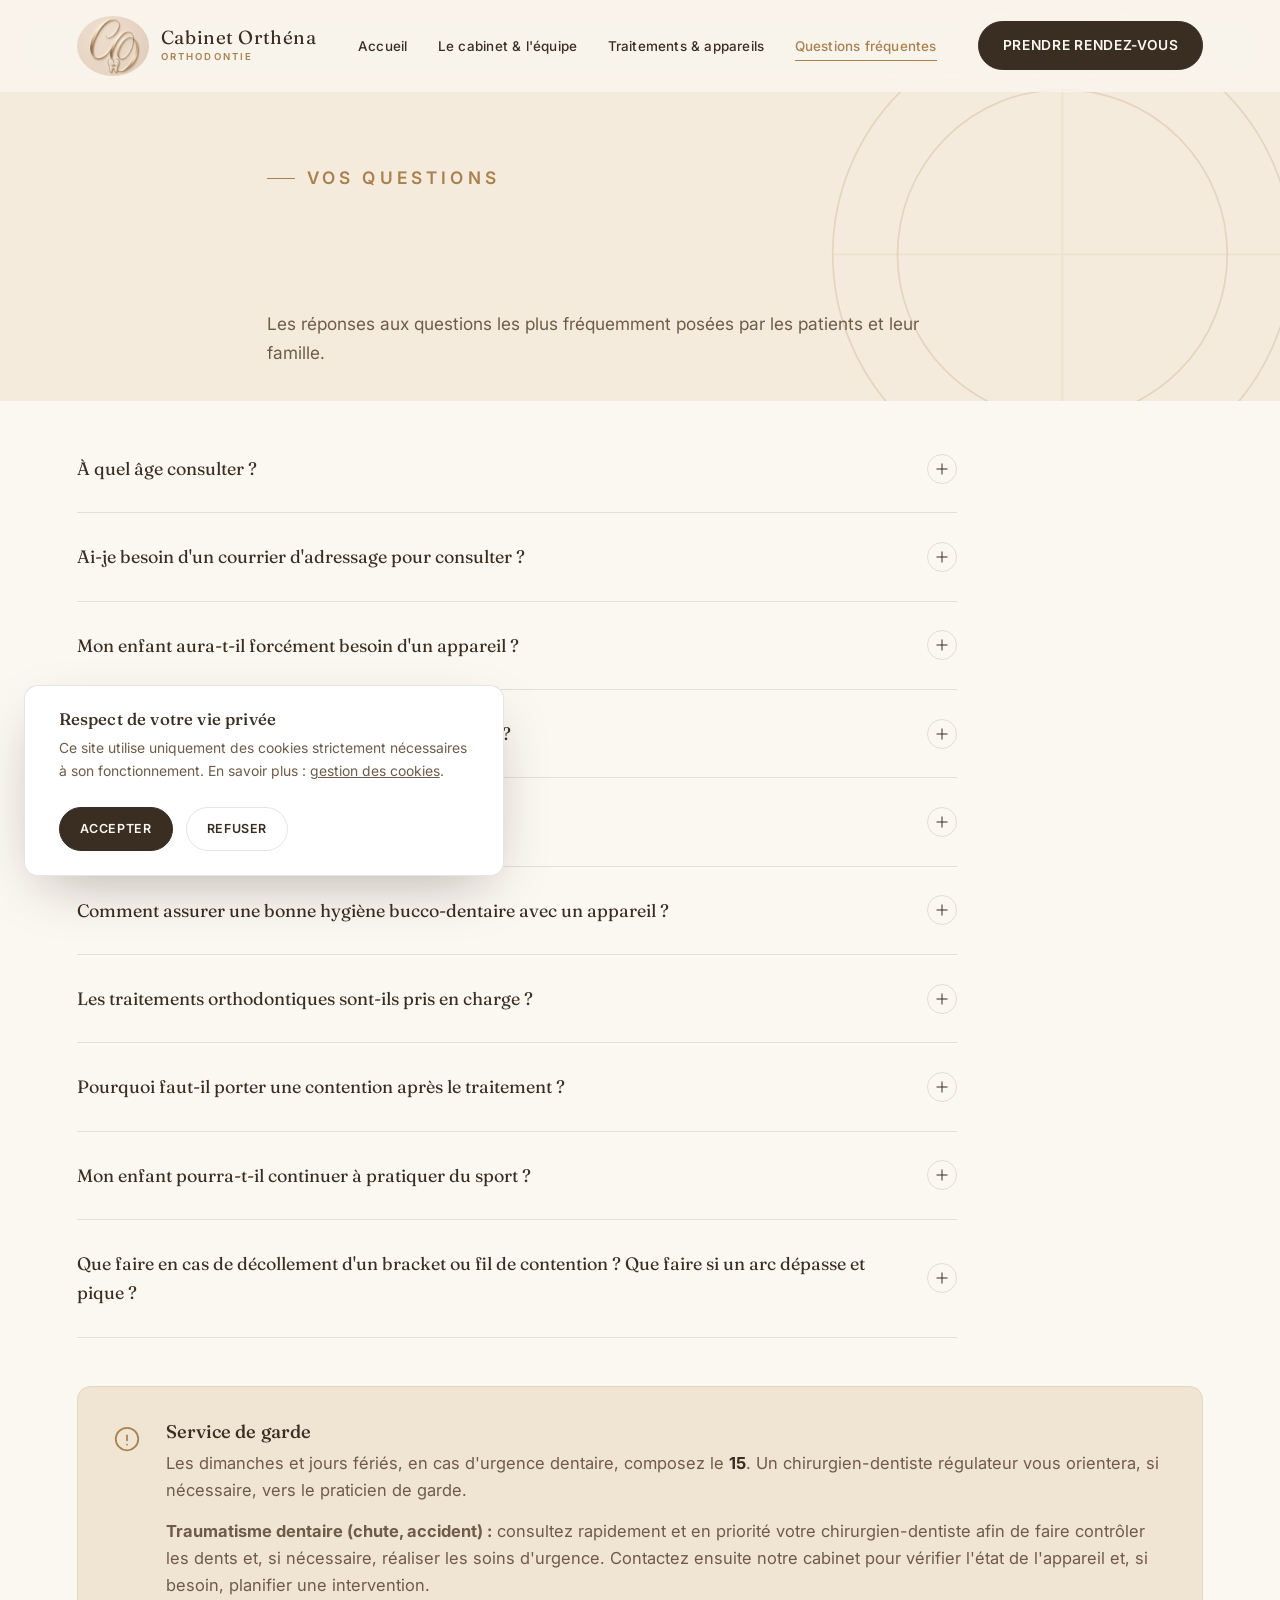
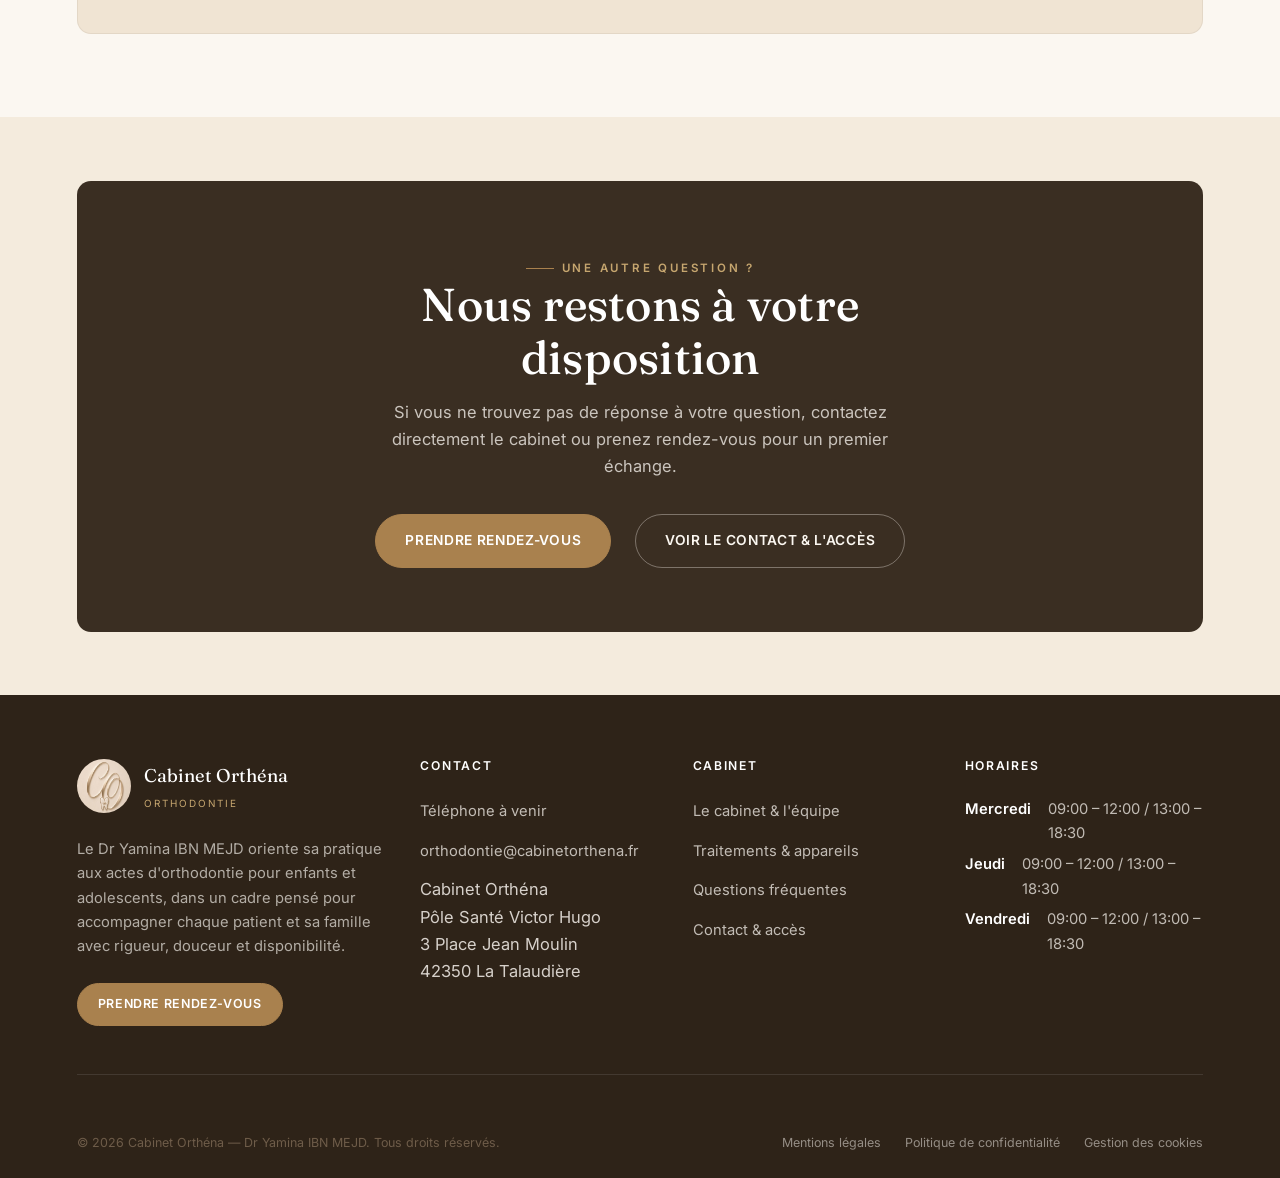
<file: faq.html>
<!doctype html>
<html lang="fr">
<head>
<meta charset="UTF-8">
<meta name="viewport" content="width=device-width, initial-scale=1">
<title>Questions fréquentes — Cabinet Orthéna, La Talaudière</title>
<meta name="description" content="Les réponses aux questions fréquentes sur l'orthodontie des enfants et adolescents au Cabinet Orthéna : âge de consultation, douleur, hygiène, prise en charge.">
<link rel="canonical" href="https://cabinetorthena.fr/faq.html">
<meta property="og:type" content="website">
<meta property="og:url" content="https://cabinetorthena.fr/faq.html">
<meta property="og:title" content="Questions fréquentes — Cabinet Orthéna, La Talaudière">
<meta property="og:description" content="Toutes les réponses aux questions fréquentes sur l'orthodontie des enfants et des adolescents au Cabinet Orthéna à La Talaudière.">
<meta property="og:image" content="https://cabinetorthena.fr/assets/img/cabinet-accueil-01-lg.jpg">
<meta property="og:locale" content="fr_FR">
<link rel="icon" type="image/png" sizes="512x512" href="assets/img/favicon-512.png">
<link rel="icon" type="image/png" sizes="32x32" href="assets/img/favicon-32.png">
<link rel="preconnect" href="https://fonts.googleapis.com">
<link rel="preconnect" href="https://fonts.gstatic.com" crossorigin>
<link href="https://fonts.googleapis.com/css2?family=Fraunces:ital,opsz,wght@0,9..144,340;0,9..144,460;0,9..144,560;1,9..144,400&family=Inter:wght@400;500;600;700&display=swap" rel="stylesheet">
<link rel="stylesheet" href="assets/css/style.css">
<script type="application/ld+json">
{
  "@context": "https://schema.org",
  "@type": "Dentist",
  "@id": "https://cabinetorthena.fr/#cabinet",
  "name": "Cabinet Orthéna",
  "alternateName": "Cabinet Orthena",
  "description": "Cabinet d'orthodontie dédié aux enfants et aux adolescents, situé au Pôle Santé Victor Hugo à La Talaudière.",
  "url": "https://cabinetorthena.fr/index.html",
  "logo": "https://cabinetorthena.fr/assets/img/logo-orthena-full.jpg",
  "image": "https://cabinetorthena.fr/assets/img/cabinet-accueil-01-lg.jpg",
  "email": "orthodontie@cabinetorthena.fr",
  "medicalSpecialty": "Orthodontics",
  "address": {
    "@type": "PostalAddress",
    "streetAddress": "3 Place Jean Moulin",
    "postalCode": "42350",
    "addressLocality": "La Talaudière",
    "addressRegion": "Loire",
    "addressCountry": "FR"
  },
  "hasMap": "https://www.google.com/maps/search/?api=1&query=3+Place+Jean+Moulin%2C+42350+La+Talaudi%C3%A8re",
  "areaServed": [
    { "@type": "City", "name": "La Talaudière" },
    { "@type": "City", "name": "Saint-Étienne" }
  ],
  "openingHoursSpecification": [
    { "@type": "OpeningHoursSpecification", "dayOfWeek": "Wednesday", "opens": "09:00", "closes": "12:00" },
    { "@type": "OpeningHoursSpecification", "dayOfWeek": "Wednesday", "opens": "13:00", "closes": "18:30" },
    { "@type": "OpeningHoursSpecification", "dayOfWeek": "Thursday", "opens": "09:00", "closes": "12:00" },
    { "@type": "OpeningHoursSpecification", "dayOfWeek": "Thursday", "opens": "13:00", "closes": "18:30" },
    { "@type": "OpeningHoursSpecification", "dayOfWeek": "Friday", "opens": "09:00", "closes": "12:00" },
    { "@type": "OpeningHoursSpecification", "dayOfWeek": "Friday", "opens": "13:00", "closes": "18:30" }
  ],
  "sameAs": [
    "https://www.doctolib.fr/dentiste/la-talaudiere/yamina-ibn-mejd"
  ],
  "employee": {
    "@type": "Person",
    "name": "Dr Yamina IBN MEJD",
    "jobTitle": "Chirurgien-dentiste, pratique limitée à l'orthodontie"
  }
}
</script>
<script type="application/ld+json">
{
  "@context": "https://schema.org",
  "@type": "FAQPage",
  "mainEntity": [
    {"@type": "Question", "name": "À quel âge consulter ?", "acceptedAnswer": {"@type": "Answer", "text": "Il est recommandé de réaliser un premier bilan orthodontique vers l'âge de 6-7 ans. Cette consultation permet de dépister précocement d'éventuelles dysfonctions oro-faciales, des anomalies de croissance ou d'alignement dentaire, et de déterminer si un traitement est nécessaire immédiatement ou plus tard."}},
    {"@type": "Question", "name": "Ai-je besoin d'un courrier d'adressage pour consulter ?", "acceptedAnswer": {"@type": "Answer", "text": "Non. Vous pouvez prendre rendez-vous directement au cabinet, sans ordonnance ni courrier d'adressage. Néanmoins, si un praticien vous a orienté vers nous, pensez simplement à apporter les éventuels documents ou examens en votre possession."}},
    {"@type": "Question", "name": "Mon enfant aura-t-il forcément besoin d'un appareil ?", "acceptedAnswer": {"@type": "Answer", "text": "Non. La première consultation permet avant tout d'évaluer la croissance des mâchoires et la position des dents. Si aucun traitement n'est nécessaire, une simple surveillance pourra être proposée."}},
    {"@type": "Question", "name": "Les traitements orthodontiques sont-ils douloureux ?", "acceptedAnswer": {"@type": "Answer", "text": "La pose ou les réglages de l'appareil peuvent entraîner une légère gêne pendant quelques jours. Cette sensation est temporaire, variable selon les patients, et disparaît généralement rapidement."}},
    {"@type": "Question", "name": "Faut-il modifier son alimentation ?", "acceptedAnswer": {"@type": "Answer", "text": "Certains aliments très durs, collants ou croquants sont à éviter afin de préserver l'appareil orthodontique. Des conseils alimentaires vous seront remis au début du traitement."}},
    {"@type": "Question", "name": "Comment assurer une bonne hygiène bucco-dentaire avec un appareil ?", "acceptedAnswer": {"@type": "Answer", "text": "Un brossage minutieux après chaque repas est indispensable. Des conseils personnalisés et des recommandations d'hygiène seront donnés tout au long du traitement."}},
    {"@type": "Question", "name": "Les traitements orthodontiques sont-ils pris en charge ?", "acceptedAnswer": {"@type": "Answer", "text": "Les traitements débutés avant le 16e anniversaire peuvent bénéficier d'une prise en charge par l'Assurance Maladie, complétée selon le contrat de votre mutuelle. Nous vous informerons des modalités lors de votre consultation."}},
    {"@type": "Question", "name": "Pourquoi faut-il porter une contention après le traitement ?", "acceptedAnswer": {"@type": "Answer", "text": "La contention est une étape essentielle. Elle permet de maintenir les dents dans leur nouvelle position et de favoriser la stabilité des résultats obtenus sur le long terme."}},
    {"@type": "Question", "name": "Mon enfant pourra-t-il continuer à pratiquer du sport ?", "acceptedAnswer": {"@type": "Answer", "text": "Oui. La pratique sportive est tout à fait compatible avec un traitement orthodontique. Pour les sports de contact, le port d'un protège-dents adapté est recommandé."}},
    {"@type": "Question", "name": "Que faire en cas de décollement d'un bracket ou fil de contention, ou si un arc dépasse et pique ?", "acceptedAnswer": {"@type": "Answer", "text": "Il n'y a généralement pas d'urgence. Contactez le cabinet afin que nous puissions vous conseiller et, si nécessaire, programmer un rendez-vous."}}
  ]
}
</script>
</head>
<body>

<a class="skip-link" href="#main">Aller au contenu</a>

<header class="site-header">
  <div class="header-inner">
    <a href="index.html" class="brand" aria-label="Cabinet Orthéna — accueil">
      <img src="assets/img/logo-orthena-monogram@400.jpg" alt="Cabinet Orthéna" width="52" height="52">
      <span class="brand-text">Cabinet Orthéna<small>Orthodontie</small></span>
    </a>
    <nav class="main-nav" aria-label="Navigation principale">
      <ul>
        <li><a href="index.html">Accueil</a></li>
        <li><a href="cabinet-equipe.html">Le cabinet &amp; l'équipe</a></li>
        <li><a href="traitements.html">Traitements &amp; appareils</a></li>
        <li><a href="faq.html" aria-current="page">Questions fréquentes</a></li>
      </ul>
    </nav>
    <div class="header-actions">
      <a href="https://www.doctolib.fr/dentiste/la-talaudiere/yamina-ibn-mejd" data-doctolib class="btn btn--primary">Prendre rendez-vous</a>
      <button class="nav-toggle" aria-label="Ouvrir le menu" aria-expanded="false" aria-controls="mobile-nav">
        <span></span><span></span><span></span>
      </button>
    </div>
  </div>
</header>

<div class="mobile-nav" id="mobile-nav">
  <nav aria-label="Navigation mobile">
    <ul>
      <li><a href="index.html">Accueil</a></li>
      <li><a href="cabinet-equipe.html">Le cabinet &amp; l'équipe</a></li>
      <li><a href="traitements.html">Traitements &amp; appareils</a></li>
      <li><a href="faq.html" aria-current="page">Questions fréquentes</a></li>
    </ul>
  </nav>
  <div class="mobile-nav-footer">
    <a href="https://www.doctolib.fr/dentiste/la-talaudiere/yamina-ibn-mejd" data-doctolib class="btn btn--primary">Prendre rendez-vous</a>
    <a href="contact.html" class="contact-line">Contact &amp; accès</a>
  </div>
</div>

<div class="mobile-cta-bar">
  <a href="https://www.doctolib.fr/dentiste/la-talaudiere/yamina-ibn-mejd" data-doctolib class="btn btn--primary">Prendre rendez-vous</a>
</div>

<main id="main">

  <section class="page-hero">
    <div class="page-hero-ornament" aria-hidden="true">
      <svg viewBox="0 0 200 200" fill="none" stroke="var(--c-gold-line)" stroke-width="0.6"><circle cx="100" cy="100" r="78"/><circle cx="100" cy="100" r="56"/><path d="M100 22v156M22 100h156" opacity="0.4"/></svg>
    </div>
    <div class="container">
      <p class="eyebrow">Vos questions</p>
      <h1 class="reveal reveal--mask">Questions fréquentes</h1>
      <p>Les réponses aux questions les plus fréquemment posées par les patients et leur famille.</p>
    </div>
  </section>

  <section class="section section--flush-top">
    <div class="container">
      <div class="faq-list reveal reveal--fade">

        <details class="faq-item" name="faq">
          <summary><span>À quel âge consulter ?</span><span class="icon-plus"></span></summary>
          <div class="faq-answer"><p>Il est recommandé de réaliser un premier bilan orthodontique vers l'âge de 6-7 ans. Cette consultation permet de dépister précocement d'éventuelles dysfonctions oro-faciales, des anomalies de croissance ou d'alignement dentaire, et de déterminer si un traitement est nécessaire immédiatement ou plus tard.</p></div>
        </details>

        <details class="faq-item" name="faq">
          <summary><span>Ai-je besoin d'un courrier d'adressage pour consulter ?</span><span class="icon-plus"></span></summary>
          <div class="faq-answer"><p>Non. Vous pouvez prendre rendez-vous directement au cabinet, sans ordonnance ni courrier d'adressage. Néanmoins, si un praticien vous a orienté vers nous, pensez simplement à apporter les éventuels documents ou examens en votre possession.</p></div>
        </details>

        <details class="faq-item" name="faq">
          <summary><span>Mon enfant aura-t-il forcément besoin d'un appareil ?</span><span class="icon-plus"></span></summary>
          <div class="faq-answer"><p>Non. La première consultation permet avant tout d'évaluer la croissance des mâchoires et la position des dents. Si aucun traitement n'est nécessaire, une simple surveillance pourra être proposée.</p></div>
        </details>

        <details class="faq-item" name="faq">
          <summary><span>Les traitements orthodontiques sont-ils douloureux ?</span><span class="icon-plus"></span></summary>
          <div class="faq-answer"><p>La pose ou les réglages de l'appareil peuvent entraîner une légère gêne pendant quelques jours. Cette sensation est temporaire, variable selon les patients, et disparaît généralement rapidement.</p></div>
        </details>

        <details class="faq-item" name="faq">
          <summary><span>Faut-il modifier son alimentation ?</span><span class="icon-plus"></span></summary>
          <div class="faq-answer"><p>Certains aliments très durs, collants ou croquants sont à éviter afin de préserver l'appareil orthodontique. Des conseils alimentaires vous seront remis au début du traitement.</p></div>
        </details>

        <details class="faq-item" name="faq">
          <summary><span>Comment assurer une bonne hygiène bucco-dentaire avec un appareil ?</span><span class="icon-plus"></span></summary>
          <div class="faq-answer"><p>Un brossage minutieux après chaque repas est indispensable. Des conseils personnalisés et des recommandations d'hygiène seront donnés tout au long du traitement.</p></div>
        </details>

        <details class="faq-item" name="faq">
          <summary><span>Les traitements orthodontiques sont-ils pris en charge ?</span><span class="icon-plus"></span></summary>
          <div class="faq-answer"><p>Les traitements débutés avant le 16<sup>e</sup> anniversaire peuvent bénéficier d'une prise en charge par l'Assurance Maladie, complétée selon le contrat de votre mutuelle. Nous vous informerons des modalités lors de votre consultation.</p></div>
        </details>

        <details class="faq-item" name="faq">
          <summary><span>Pourquoi faut-il porter une contention après le traitement ?</span><span class="icon-plus"></span></summary>
          <div class="faq-answer"><p>La contention est une étape essentielle. Elle permet de maintenir les dents dans leur nouvelle position et de favoriser la stabilité des résultats obtenus sur le long terme.</p></div>
        </details>

        <details class="faq-item" name="faq">
          <summary><span>Mon enfant pourra-t-il continuer à pratiquer du sport ?</span><span class="icon-plus"></span></summary>
          <div class="faq-answer"><p>Oui. La pratique sportive est tout à fait compatible avec un traitement orthodontique. Pour les sports de contact, le port d'un protège-dents adapté est recommandé.</p></div>
        </details>

        <details class="faq-item" name="faq">
          <summary><span>Que faire en cas de décollement d'un bracket ou fil de contention ? Que faire si un arc dépasse et pique ?</span><span class="icon-plus"></span></summary>
          <div class="faq-answer"><p>Il n'y a généralement pas d'urgence. Contactez le cabinet afin que nous puissions vous conseiller et, si nécessaire, programmer un rendez-vous.</p></div>
        </details>

      </div>

      <div class="faq-callout reveal reveal--scale">
        <svg viewBox="0 0 24 24" fill="none" stroke="currentColor" stroke-width="1.4" stroke-linecap="round" stroke-linejoin="round"><path d="M12 9v4M12 16.5h.01"/><circle cx="12" cy="12" r="9"/></svg>
        <div>
          <h3>Service de garde</h3>
          <p>Les dimanches et jours fériés, en cas d'urgence dentaire, composez le <span class="phone-num" data-cfg="emergencyNumber">15</span>. Un chirurgien-dentiste régulateur vous orientera, si nécessaire, vers le praticien de garde.</p>
          <p><strong>Traumatisme dentaire (chute, accident) :</strong> consultez rapidement et en priorité votre chirurgien-dentiste afin de faire contrôler les dents et, si nécessaire, réaliser les soins d'urgence. Contactez ensuite notre cabinet pour vérifier l'état de l'appareil et, si besoin, planifier une intervention.</p>
        </div>
      </div>
    </div>
  </section>

  <section class="section--tight section--alt">
    <div class="container">
      <div class="cta-band reveal reveal--scale">
        <p class="eyebrow">Une autre question ?</p>
        <h2>Nous restons à votre disposition</h2>
        <p>Si vous ne trouvez pas de réponse à votre question, contactez directement le cabinet ou prenez rendez-vous pour un premier échange.</p>
        <div class="actions">
          <a href="https://www.doctolib.fr/dentiste/la-talaudiere/yamina-ibn-mejd" data-doctolib class="btn btn--on-dark">Prendre rendez-vous</a>
          <a href="contact.html" class="btn btn--ghost" style="border-color:rgba(251,247,241,0.35); color:#FBF7F1;">Voir le contact &amp; l'accès</a>
        </div>
      </div>
    </div>
  </section>

</main>

<footer class="site-footer">
  <div class="container">
    <div class="footer-top">
      <div class="footer-brand-col">
        <div class="footer-brand">
          <img src="assets/img/logo-orthena-monogram@400.jpg" alt="Cabinet Orthéna" width="54" height="54">
          <span class="footer-brand-text">Cabinet Orthéna<small>Orthodontie</small></span>
        </div>
        <p class="footer-desc">Le Dr Yamina IBN MEJD oriente sa pratique aux actes d'orthodontie pour enfants et adolescents, dans un cadre pensé pour accompagner chaque patient et sa famille avec rigueur, douceur et disponibilité.</p>
        <div class="footer-cta"><a href="https://www.doctolib.fr/dentiste/la-talaudiere/yamina-ibn-mejd" data-doctolib class="btn btn--on-dark btn--sm">Prendre rendez-vous</a></div>
      </div>
      <div class="footer-col">
        <h4>Contact</h4>
        <ul>
          <li><a data-cfg="phoneHref" href="contact.html"><span data-cfg="phoneDisplay">Téléphone à venir</span></a></li>
          <li><a data-cfg="emailHref" href="mailto:orthodontie@cabinetorthena.fr"><span data-cfg="emailDisplay">orthodontie@cabinetorthena.fr</span></a></li>
          <li><span data-cfg="cabinetName">Cabinet Orthéna</span><br><span data-cfg="addressLine1">Pôle Santé Victor Hugo</span><br><span data-cfg="addressStreet">3 Place Jean Moulin</span><br><span data-cfg="addressPostal">42350 La Talaudière</span></li>
        </ul>
      </div>
      <div class="footer-col">
        <h4>Cabinet</h4>
        <ul>
          <li><a href="cabinet-equipe.html">Le cabinet &amp; l'équipe</a></li>
          <li><a href="traitements.html">Traitements &amp; appareils</a></li>
          <li><a href="faq.html">Questions fréquentes</a></li>
          <li><a href="contact.html">Contact &amp; accès</a></li>
        </ul>
      </div>
      <div class="footer-col">
        <h4>Horaires</h4>
        <ul class="hours-list" data-hours-list><li><span class="hours-day">Mercredi</span><span class="hours-time">09:00 – 12:00 / 13:00 – 18:30</span></li><li><span class="hours-day">Jeudi</span><span class="hours-time">09:00 – 12:00 / 13:00 – 18:30</span></li><li><span class="hours-day">Vendredi</span><span class="hours-time">09:00 – 12:00 / 13:00 – 18:30</span></li></ul>
      </div>
    </div>
    <div class="footer-bottom">
      <p>&copy; <span data-year></span> Cabinet Orthéna — Dr Yamina IBN MEJD. Tous droits réservés.</p>
      <div class="footer-legal">
        <a href="mentions-legales.html">Mentions légales</a>
        <a href="confidentialite.html">Politique de confidentialité</a>
        <a href="cookies.html">Gestion des cookies</a>
      </div>
    </div>
  </div>
</footer>

<div class="cookie-banner" role="dialog" aria-label="Gestion des cookies">
  <h4>Respect de votre vie privée</h4>
  <p>Ce site utilise uniquement des cookies strictement nécessaires à son fonctionnement. En savoir plus : <a href="cookies.html">gestion des cookies</a>.</p>
  <div class="cookie-actions">
    <button class="btn btn--primary btn--sm" data-cookie-action="accepted">Accepter</button>
    <button class="btn btn--ghost btn--sm" data-cookie-action="declined">Refuser</button>
  </div>
</div>

<script src="assets/js/config.js"></script>
<script src="assets/js/main.js"></script>
</body>
</html>
</file>
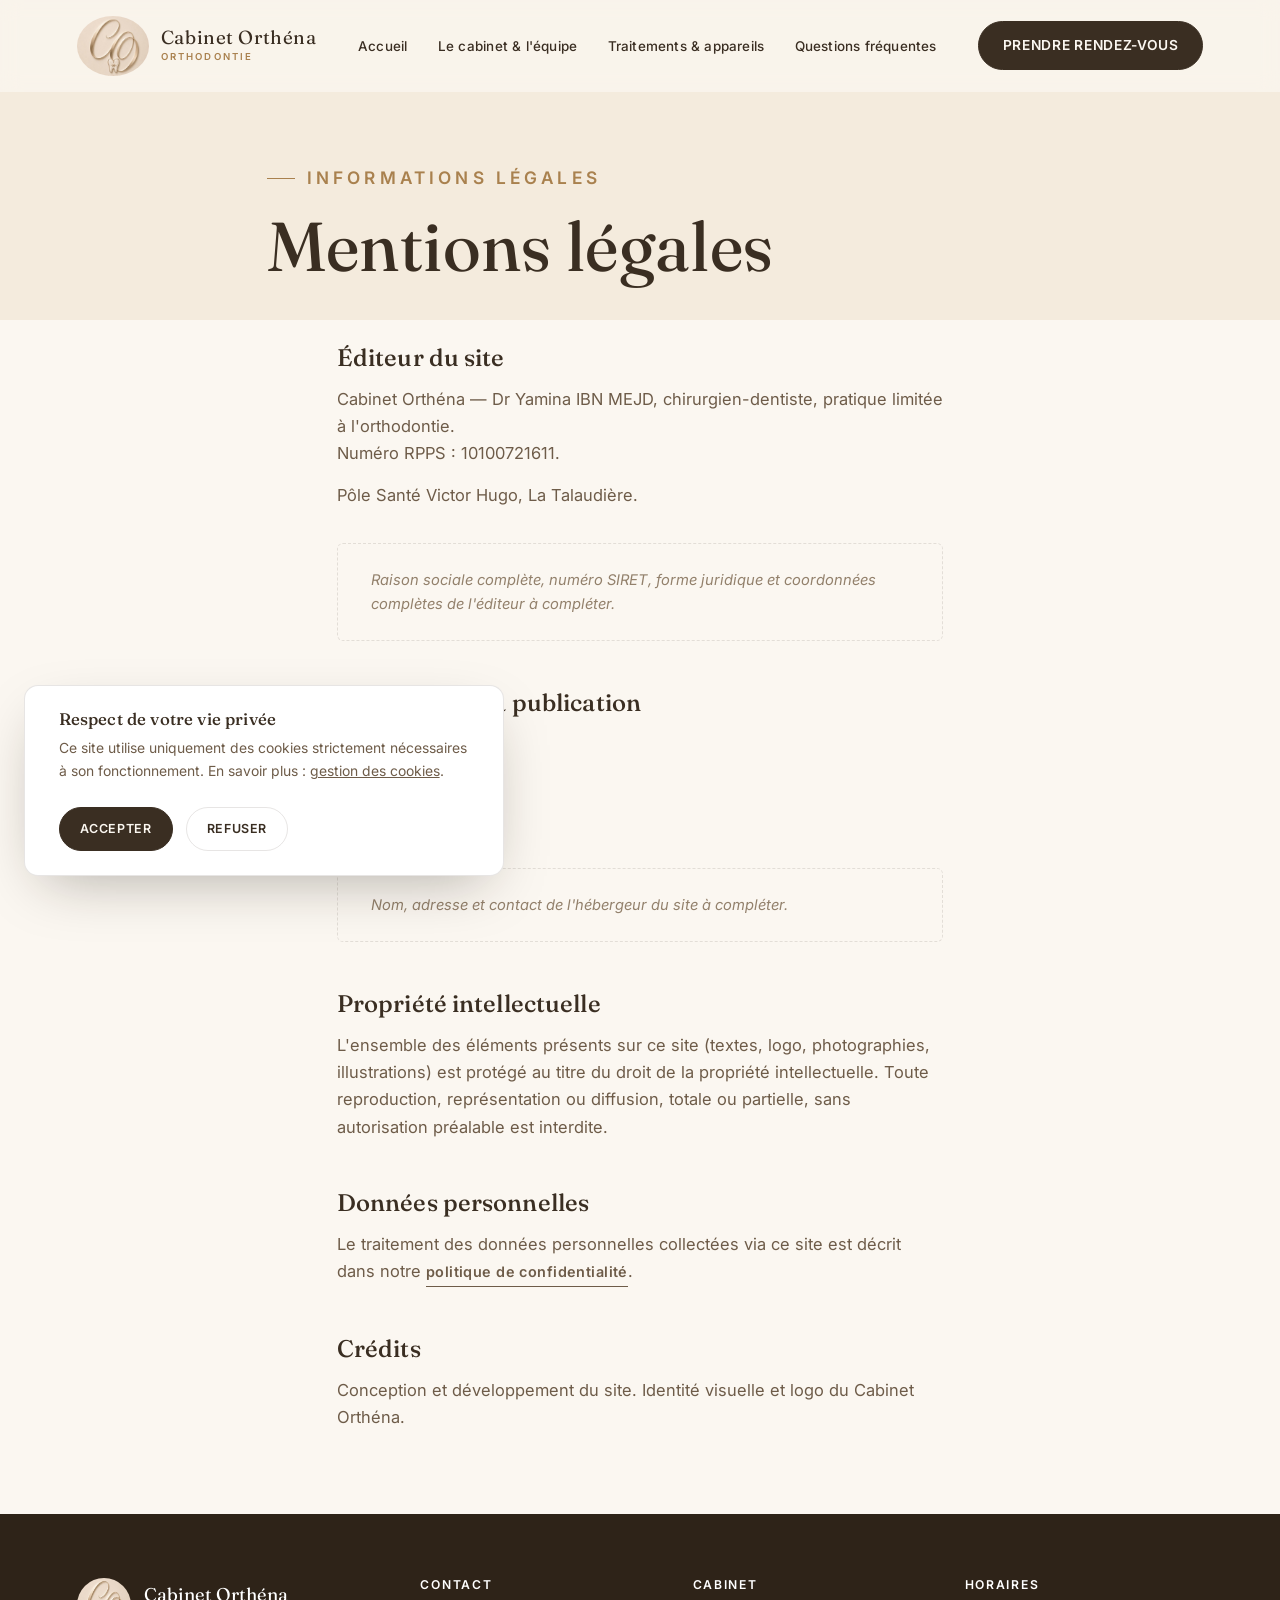
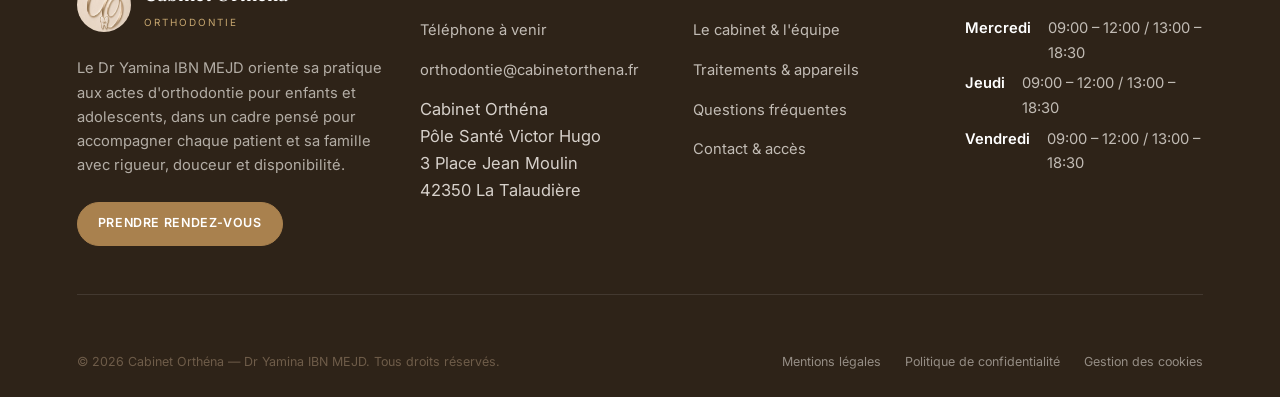
<file: mentions-legales.html>
<!doctype html>
<html lang="fr">
<head>
<meta charset="UTF-8">
<meta name="viewport" content="width=device-width, initial-scale=1">
<title>Mentions légales — Cabinet Orthéna</title>
<meta name="description" content="Mentions légales du site du Cabinet Orthéna, La Talaudière.">
<meta name="robots" content="noindex">
<link rel="canonical" href="https://cabinetorthena.fr/mentions-legales.html">
<link rel="icon" type="image/png" sizes="512x512" href="assets/img/favicon-512.png">
<link rel="icon" type="image/png" sizes="32x32" href="assets/img/favicon-32.png">
<link rel="preconnect" href="https://fonts.googleapis.com">
<link rel="preconnect" href="https://fonts.gstatic.com" crossorigin>
<link href="https://fonts.googleapis.com/css2?family=Fraunces:ital,opsz,wght@0,9..144,340;0,9..144,460;0,9..144,560;1,9..144,400&family=Inter:wght@400;500;600;700&display=swap" rel="stylesheet">
<link rel="stylesheet" href="assets/css/style.css">
</head>
<body>

<a class="skip-link" href="#main">Aller au contenu</a>

<header class="site-header">
  <div class="header-inner">
    <a href="index.html" class="brand" aria-label="Cabinet Orthéna — accueil">
      <img src="assets/img/logo-orthena-monogram@400.jpg" alt="Cabinet Orthéna" width="52" height="52">
      <span class="brand-text">Cabinet Orthéna<small>Orthodontie</small></span>
    </a>
    <nav class="main-nav" aria-label="Navigation principale">
      <ul>
        <li><a href="index.html">Accueil</a></li>
        <li><a href="cabinet-equipe.html">Le cabinet &amp; l'équipe</a></li>
        <li><a href="traitements.html">Traitements &amp; appareils</a></li>
        <li><a href="faq.html">Questions fréquentes</a></li>
      </ul>
    </nav>
    <div class="header-actions">
      <a href="https://www.doctolib.fr/dentiste/la-talaudiere/yamina-ibn-mejd" data-doctolib class="btn btn--primary">Prendre rendez-vous</a>
      <button class="nav-toggle" aria-label="Ouvrir le menu" aria-expanded="false" aria-controls="mobile-nav">
        <span></span><span></span><span></span>
      </button>
    </div>
  </div>
</header>

<div class="mobile-nav" id="mobile-nav">
  <nav aria-label="Navigation mobile">
    <ul>
      <li><a href="index.html">Accueil</a></li>
      <li><a href="cabinet-equipe.html">Le cabinet &amp; l'équipe</a></li>
      <li><a href="traitements.html">Traitements &amp; appareils</a></li>
      <li><a href="faq.html">Questions fréquentes</a></li>
    </ul>
  </nav>
  <div class="mobile-nav-footer">
    <a href="https://www.doctolib.fr/dentiste/la-talaudiere/yamina-ibn-mejd" data-doctolib class="btn btn--primary">Prendre rendez-vous</a>
    <a href="contact.html" class="contact-line">Contact &amp; accès</a>
  </div>
</div>

<div class="mobile-cta-bar">
  <a href="https://www.doctolib.fr/dentiste/la-talaudiere/yamina-ibn-mejd" data-doctolib class="btn btn--primary">Prendre rendez-vous</a>
</div>

<main id="main">
  <section class="page-hero">
    <div class="container">
      <p class="eyebrow">Informations légales</p>
      <h1>Mentions légales</h1>
    </div>
  </section>

  <section class="section section--flush-top">
    <div class="container legal-content">
      <h2>Éditeur du site</h2>
      <p>Cabinet Orthéna — Dr Yamina IBN MEJD, chirurgien-dentiste, pratique limitée à l'orthodontie.<br>Numéro RPPS : 10100721611.</p>
      <p>Pôle Santé Victor Hugo, La Talaudière.</p>
      <div class="legal-placeholder">Raison sociale complète, numéro SIRET, forme juridique et coordonnées complètes de l'éditeur à compléter.</div>

      <h2>Directeur de la publication</h2>
      <p>Dr Yamina IBN MEJD.</p>

      <h2>Hébergement</h2>
      <div class="legal-placeholder">Nom, adresse et contact de l'hébergeur du site à compléter.</div>

      <h2>Propriété intellectuelle</h2>
      <p>L'ensemble des éléments présents sur ce site (textes, logo, photographies, illustrations) est protégé au titre du droit de la propriété intellectuelle. Toute reproduction, représentation ou diffusion, totale ou partielle, sans autorisation préalable est interdite.</p>

      <h2>Données personnelles</h2>
      <p>Le traitement des données personnelles collectées via ce site est décrit dans notre <a class="link-underline" href="confidentialite.html">politique de confidentialité</a>.</p>

      <h2>Crédits</h2>
      <p>Conception et développement du site. Identité visuelle et logo du Cabinet Orthéna.</p>
    </div>
  </section>
</main>

<footer class="site-footer">
  <div class="container">
    <div class="footer-top">
      <div class="footer-brand-col">
        <div class="footer-brand">
          <img src="assets/img/logo-orthena-monogram@400.jpg" alt="Cabinet Orthéna" width="54" height="54">
          <span class="footer-brand-text">Cabinet Orthéna<small>Orthodontie</small></span>
        </div>
        <p class="footer-desc">Le Dr Yamina IBN MEJD oriente sa pratique aux actes d'orthodontie pour enfants et adolescents, dans un cadre pensé pour accompagner chaque patient et sa famille avec rigueur, douceur et disponibilité.</p>
        <div class="footer-cta"><a href="https://www.doctolib.fr/dentiste/la-talaudiere/yamina-ibn-mejd" data-doctolib class="btn btn--on-dark btn--sm">Prendre rendez-vous</a></div>
      </div>
      <div class="footer-col">
        <h4>Contact</h4>
        <ul>
          <li><a data-cfg="phoneHref" href="contact.html"><span data-cfg="phoneDisplay">Téléphone à venir</span></a></li>
          <li><a data-cfg="emailHref" href="mailto:orthodontie@cabinetorthena.fr"><span data-cfg="emailDisplay">orthodontie@cabinetorthena.fr</span></a></li>
          <li><span data-cfg="cabinetName">Cabinet Orthéna</span><br><span data-cfg="addressLine1">Pôle Santé Victor Hugo</span><br><span data-cfg="addressStreet">3 Place Jean Moulin</span><br><span data-cfg="addressPostal">42350 La Talaudière</span></li>
        </ul>
      </div>
      <div class="footer-col">
        <h4>Cabinet</h4>
        <ul>
          <li><a href="cabinet-equipe.html">Le cabinet &amp; l'équipe</a></li>
          <li><a href="traitements.html">Traitements &amp; appareils</a></li>
          <li><a href="faq.html">Questions fréquentes</a></li>
          <li><a href="contact.html">Contact &amp; accès</a></li>
        </ul>
      </div>
      <div class="footer-col">
        <h4>Horaires</h4>
        <ul class="hours-list" data-hours-list><li><span class="hours-day">Mercredi</span><span class="hours-time">09:00 – 12:00 / 13:00 – 18:30</span></li><li><span class="hours-day">Jeudi</span><span class="hours-time">09:00 – 12:00 / 13:00 – 18:30</span></li><li><span class="hours-day">Vendredi</span><span class="hours-time">09:00 – 12:00 / 13:00 – 18:30</span></li></ul>
      </div>
    </div>
    <div class="footer-bottom">
      <p>&copy; <span data-year></span> Cabinet Orthéna — Dr Yamina IBN MEJD. Tous droits réservés.</p>
      <div class="footer-legal">
        <a href="mentions-legales.html">Mentions légales</a>
        <a href="confidentialite.html">Politique de confidentialité</a>
        <a href="cookies.html">Gestion des cookies</a>
      </div>
    </div>
  </div>
</footer>

<div class="cookie-banner" role="dialog" aria-label="Gestion des cookies">
  <h4>Respect de votre vie privée</h4>
  <p>Ce site utilise uniquement des cookies strictement nécessaires à son fonctionnement. En savoir plus : <a href="cookies.html">gestion des cookies</a>.</p>
  <div class="cookie-actions">
    <button class="btn btn--primary btn--sm" data-cookie-action="accepted">Accepter</button>
    <button class="btn btn--ghost btn--sm" data-cookie-action="declined">Refuser</button>
  </div>
</div>

<script src="assets/js/config.js"></script>
<script src="assets/js/main.js"></script>
</body>
</html>
</file>
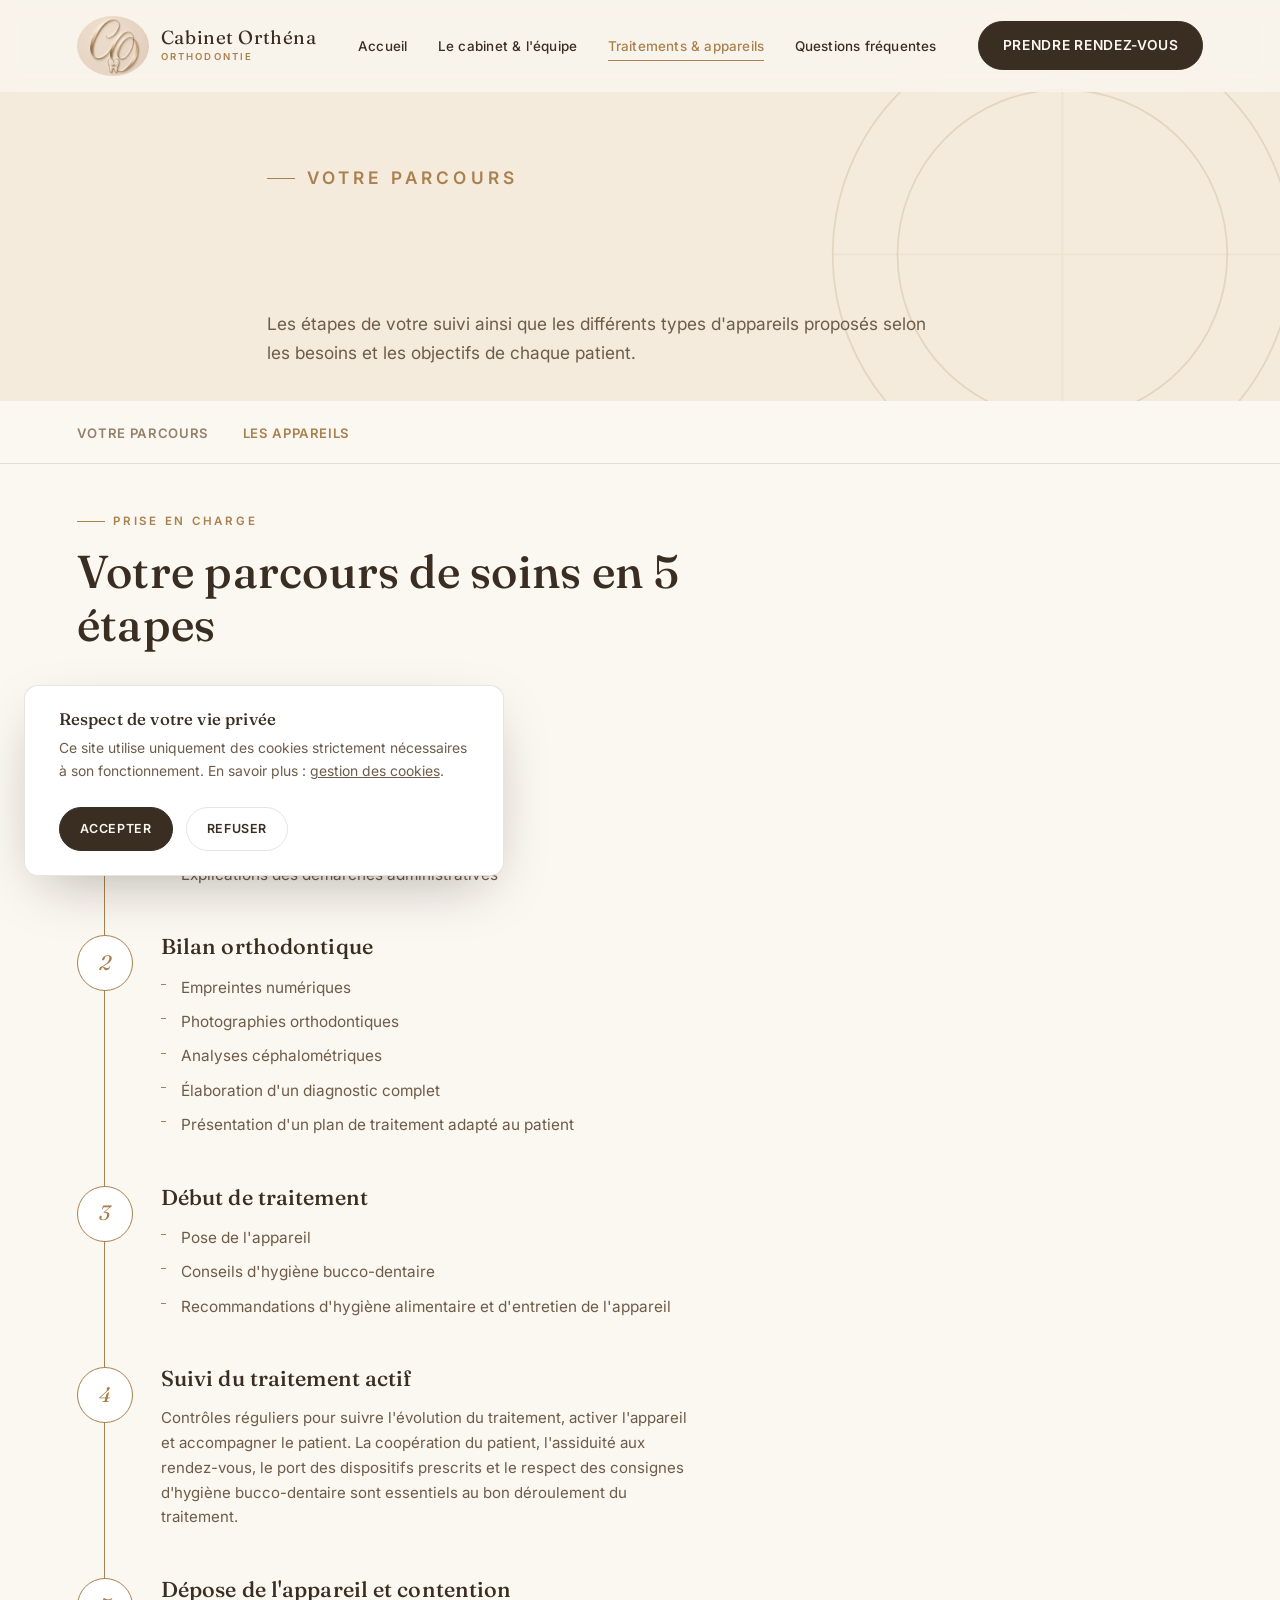
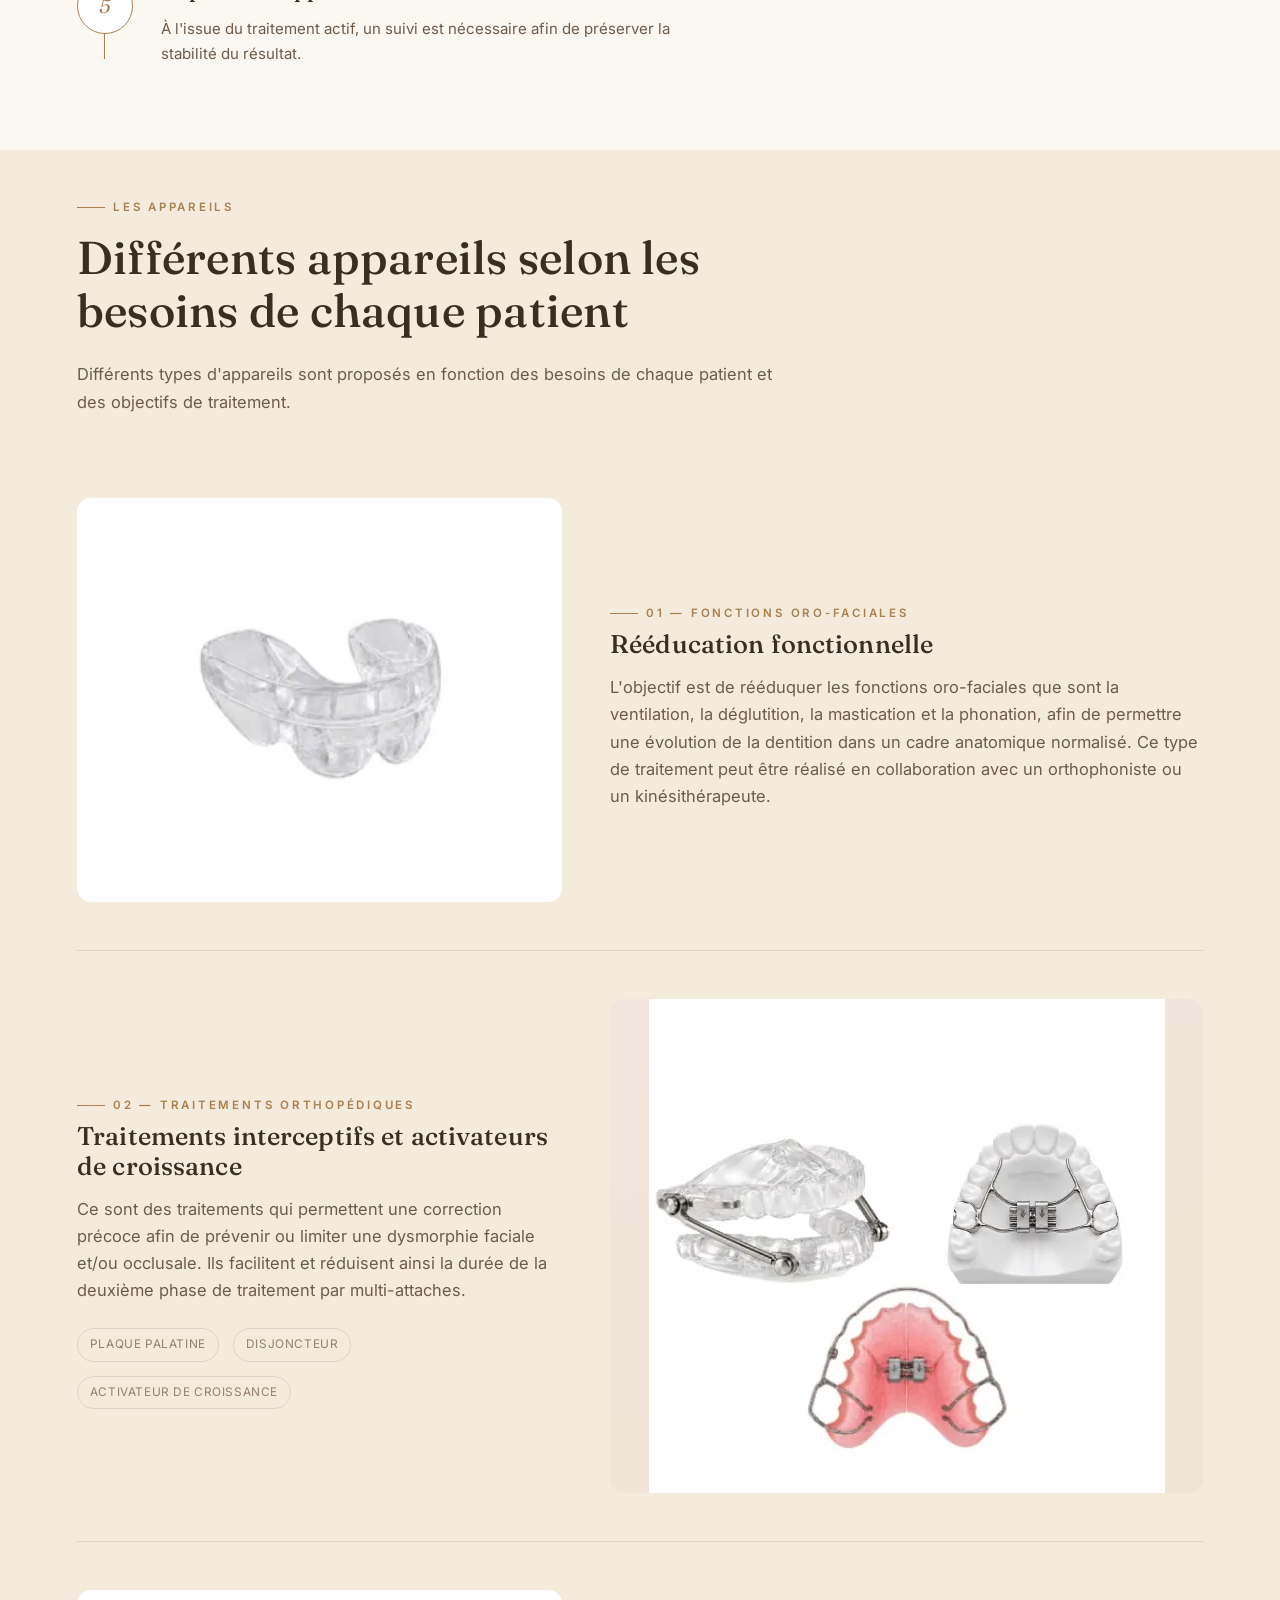
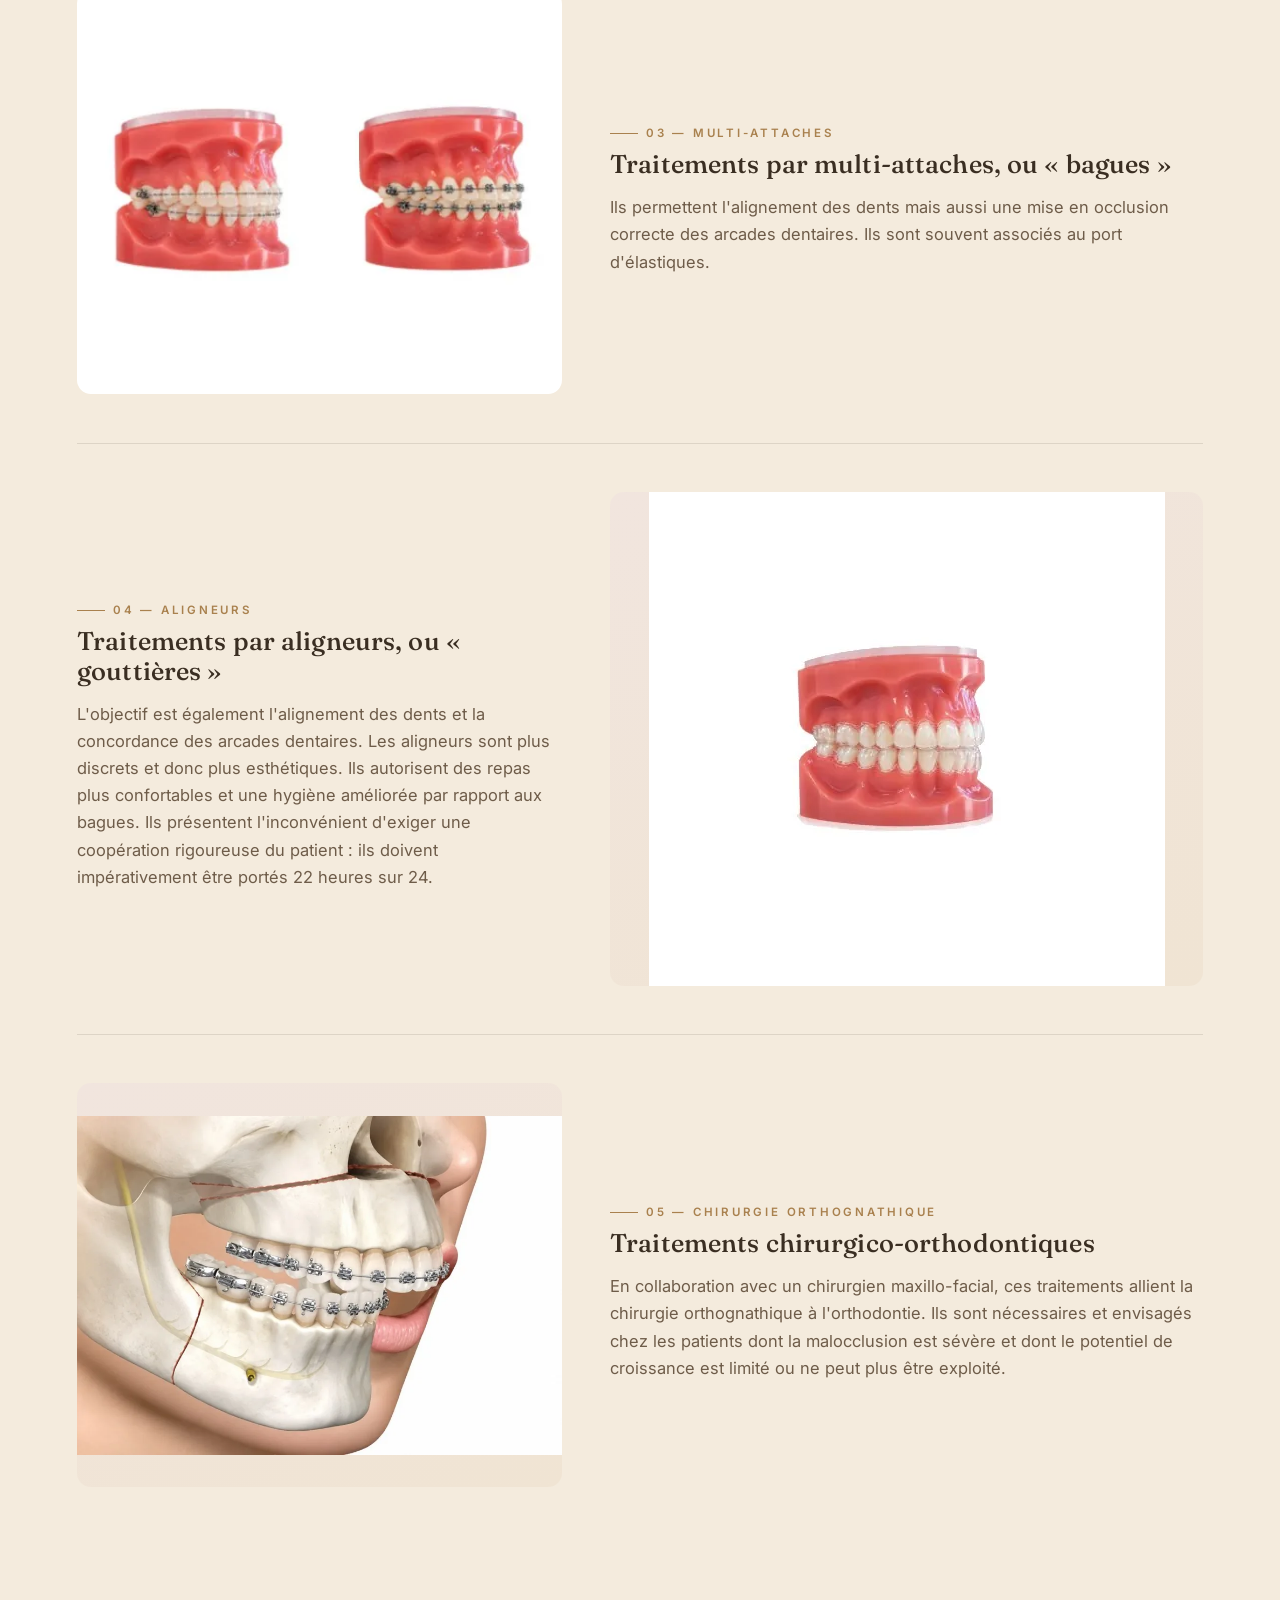
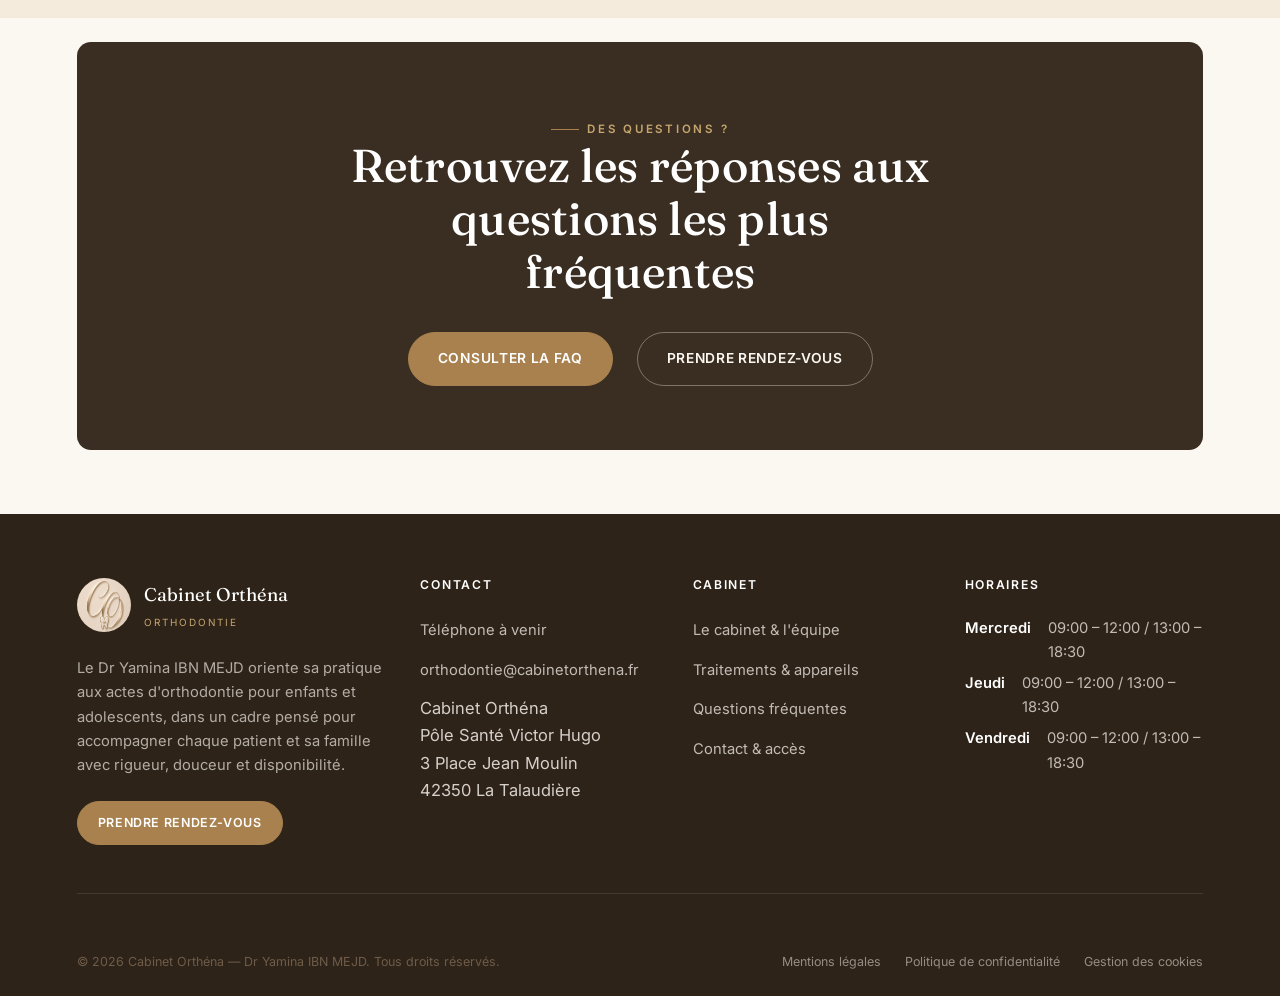
<file: traitements.html>
<!doctype html>
<html lang="fr">
<head>
<meta charset="UTF-8">
<meta name="viewport" content="width=device-width, initial-scale=1">
<title>Traitements &amp; appareils — Cabinet Orthéna, La Talaudière</title>
<meta name="description" content="Le parcours de soins en 5 étapes et les appareils proposés au Cabinet Orthéna à La Talaudière : rééducation fonctionnelle, interceptif, bagues, aligneurs.">
<link rel="canonical" href="https://cabinetorthena.fr/traitements.html">
<meta property="og:type" content="website">
<meta property="og:url" content="https://cabinetorthena.fr/traitements.html">
<meta property="og:title" content="Traitements &amp; appareils — Cabinet Orthéna, La Talaudière">
<meta property="og:description" content="Le parcours de soins en 5 étapes et les différents appareils orthodontiques proposés au Cabinet Orthéna à La Talaudière.">
<meta property="og:image" content="https://cabinetorthena.fr/assets/img/cabinet-accueil-01-lg.jpg">
<meta property="og:locale" content="fr_FR">
<link rel="icon" type="image/png" sizes="512x512" href="assets/img/favicon-512.png">
<link rel="icon" type="image/png" sizes="32x32" href="assets/img/favicon-32.png">
<link rel="preconnect" href="https://fonts.googleapis.com">
<link rel="preconnect" href="https://fonts.gstatic.com" crossorigin>
<link href="https://fonts.googleapis.com/css2?family=Fraunces:ital,opsz,wght@0,9..144,340;0,9..144,460;0,9..144,560;1,9..144,400&family=Inter:wght@400;500;600;700&display=swap" rel="stylesheet">
<link rel="stylesheet" href="assets/css/style.css">
<script type="application/ld+json">
{
  "@context": "https://schema.org",
  "@type": "Dentist",
  "@id": "https://cabinetorthena.fr/#cabinet",
  "name": "Cabinet Orthéna",
  "alternateName": "Cabinet Orthena",
  "description": "Cabinet d'orthodontie dédié aux enfants et aux adolescents, situé au Pôle Santé Victor Hugo à La Talaudière.",
  "url": "https://cabinetorthena.fr/index.html",
  "logo": "https://cabinetorthena.fr/assets/img/logo-orthena-full.jpg",
  "image": "https://cabinetorthena.fr/assets/img/cabinet-accueil-01-lg.jpg",
  "email": "orthodontie@cabinetorthena.fr",
  "medicalSpecialty": "Orthodontics",
  "address": {
    "@type": "PostalAddress",
    "streetAddress": "3 Place Jean Moulin",
    "postalCode": "42350",
    "addressLocality": "La Talaudière",
    "addressRegion": "Loire",
    "addressCountry": "FR"
  },
  "hasMap": "https://www.google.com/maps/search/?api=1&query=3+Place+Jean+Moulin%2C+42350+La+Talaudi%C3%A8re",
  "areaServed": [
    { "@type": "City", "name": "La Talaudière" },
    { "@type": "City", "name": "Saint-Étienne" }
  ],
  "openingHoursSpecification": [
    { "@type": "OpeningHoursSpecification", "dayOfWeek": "Wednesday", "opens": "09:00", "closes": "12:00" },
    { "@type": "OpeningHoursSpecification", "dayOfWeek": "Wednesday", "opens": "13:00", "closes": "18:30" },
    { "@type": "OpeningHoursSpecification", "dayOfWeek": "Thursday", "opens": "09:00", "closes": "12:00" },
    { "@type": "OpeningHoursSpecification", "dayOfWeek": "Thursday", "opens": "13:00", "closes": "18:30" },
    { "@type": "OpeningHoursSpecification", "dayOfWeek": "Friday", "opens": "09:00", "closes": "12:00" },
    { "@type": "OpeningHoursSpecification", "dayOfWeek": "Friday", "opens": "13:00", "closes": "18:30" }
  ],
  "sameAs": [
    "https://www.doctolib.fr/dentiste/la-talaudiere/yamina-ibn-mejd"
  ],
  "employee": {
    "@type": "Person",
    "name": "Dr Yamina IBN MEJD",
    "jobTitle": "Chirurgien-dentiste, pratique limitée à l'orthodontie"
  }
}
</script>
</head>
<body>

<a class="skip-link" href="#main">Aller au contenu</a>

<header class="site-header">
  <div class="header-inner">
    <a href="index.html" class="brand" aria-label="Cabinet Orthéna — accueil">
      <img src="assets/img/logo-orthena-monogram@400.jpg" alt="Cabinet Orthéna" width="52" height="52">
      <span class="brand-text">Cabinet Orthéna<small>Orthodontie</small></span>
    </a>
    <nav class="main-nav" aria-label="Navigation principale">
      <ul>
        <li><a href="index.html">Accueil</a></li>
        <li><a href="cabinet-equipe.html">Le cabinet &amp; l'équipe</a></li>
        <li><a href="traitements.html" aria-current="page">Traitements &amp; appareils</a></li>
        <li><a href="faq.html">Questions fréquentes</a></li>
      </ul>
    </nav>
    <div class="header-actions">
      <a href="https://www.doctolib.fr/dentiste/la-talaudiere/yamina-ibn-mejd" data-doctolib class="btn btn--primary">Prendre rendez-vous</a>
      <button class="nav-toggle" aria-label="Ouvrir le menu" aria-expanded="false" aria-controls="mobile-nav">
        <span></span><span></span><span></span>
      </button>
    </div>
  </div>
</header>

<div class="mobile-nav" id="mobile-nav">
  <nav aria-label="Navigation mobile">
    <ul>
      <li><a href="index.html">Accueil</a></li>
      <li><a href="cabinet-equipe.html">Le cabinet &amp; l'équipe</a></li>
      <li><a href="traitements.html" aria-current="page">Traitements &amp; appareils</a></li>
      <li><a href="faq.html">Questions fréquentes</a></li>
    </ul>
  </nav>
  <div class="mobile-nav-footer">
    <a href="https://www.doctolib.fr/dentiste/la-talaudiere/yamina-ibn-mejd" data-doctolib class="btn btn--primary">Prendre rendez-vous</a>
    <a href="contact.html" class="contact-line">Contact &amp; accès</a>
  </div>
</div>

<div class="mobile-cta-bar">
  <a href="https://www.doctolib.fr/dentiste/la-talaudiere/yamina-ibn-mejd" data-doctolib class="btn btn--primary">Prendre rendez-vous</a>
</div>

<main id="main">

  <section class="page-hero">
    <div class="page-hero-ornament" aria-hidden="true">
      <svg viewBox="0 0 200 200" fill="none" stroke="var(--c-gold-line)" stroke-width="0.6"><circle cx="100" cy="100" r="78"/><circle cx="100" cy="100" r="56"/><path d="M100 22v156M22 100h156" opacity="0.4"/></svg>
    </div>
    <div class="container">
      <p class="eyebrow">Votre parcours</p>
      <h1 class="reveal reveal--mask">Traitements &amp; appareils</h1>
      <p>Les étapes de votre suivi ainsi que les différents types d'appareils proposés selon les besoins et les objectifs de chaque patient.</p>
    </div>
  </section>

  <nav class="subnav" aria-label="Navigation de la page">
    <div class="container">
      <ul>
        <li><a href="#parcours">Votre parcours</a></li>
        <li><a href="#appareils">Les appareils</a></li>
      </ul>
    </div>
  </nav>

  <!-- PARCOURS PATIENT -->
  <section class="section section--flush-top" id="parcours">
    <div class="container">
      <div class="section-head reveal">
        <p class="eyebrow">Prise en charge</p>
        <h2>Votre parcours de soins en 5 étapes</h2>
      </div>

      <div class="timeline">
        <div class="timeline-track"><div class="timeline-track-fill"></div></div>
        <div class="timeline-steps">

          <div class="timeline-step">
            <span class="step-marker">1</span>
            <h3>Première consultation</h3>
            <ul class="step-list">
              <li>Création du dossier patient</li>
              <li>Examen clinique</li>
              <li>Radiographies nécessaires au diagnostic</li>
              <li>Remise d'un devis personnalisé</li>
              <li>Explications des démarches administratives</li>
            </ul>
          </div>

          <div class="timeline-step">
            <span class="step-marker">2</span>
            <h3>Bilan orthodontique</h3>
            <ul class="step-list">
              <li>Empreintes numériques</li>
              <li>Photographies orthodontiques</li>
              <li>Analyses céphalométriques</li>
              <li>Élaboration d'un diagnostic complet</li>
              <li>Présentation d'un plan de traitement adapté au patient</li>
            </ul>
          </div>

          <div class="timeline-step">
            <span class="step-marker">3</span>
            <h3>Début de traitement</h3>
            <ul class="step-list">
              <li>Pose de l'appareil</li>
              <li>Conseils d'hygiène bucco-dentaire</li>
              <li>Recommandations d'hygiène alimentaire et d'entretien de l'appareil</li>
            </ul>
          </div>

          <div class="timeline-step">
            <span class="step-marker">4</span>
            <h3>Suivi du traitement actif</h3>
            <p class="step-note">Contrôles réguliers pour suivre l'évolution du traitement, activer l'appareil et accompagner le patient. La coopération du patient, l'assiduité aux rendez-vous, le port des dispositifs prescrits et le respect des consignes d'hygiène bucco-dentaire sont essentiels au bon déroulement du traitement.</p>
          </div>

          <div class="timeline-step">
            <span class="step-marker">5</span>
            <h3>Dépose de l'appareil et contention</h3>
            <p class="step-note">À l'issue du traitement actif, un suivi est nécessaire afin de préserver la stabilité du résultat.</p>
          </div>

        </div>
      </div>
    </div>
  </section>

  <!-- TYPES D'APPAREILS -->
  <section class="section section--alt section--flush-top" id="appareils">
    <div class="container">
      <div class="section-head reveal">
        <p class="eyebrow">Les appareils</p>
        <h2>Différents appareils selon les besoins de chaque patient</h2>
        <p>Différents types d'appareils sont proposés en fonction des besoins de chaque patient et des objectifs de traitement.</p>
      </div>

      <div class="treatment-rows">

        <div class="treatment-row">
          <div class="treatment-visual has-photo reveal reveal--left">
            <picture><source srcset="assets/img/traitement-reeducation-fonctionnelle.webp" type="image/webp"><img src="assets/img/traitement-reeducation-fonctionnelle.jpg" alt="Appareil de rééducation fonctionnelle souple utilisé en orthodontie" loading="lazy"></picture>
          </div>
          <div class="treatment-content reveal reveal--right">
            <p class="eyebrow">01 — Fonctions oro-faciales</p>
            <h3>Rééducation fonctionnelle</h3>
            <p>L'objectif est de rééduquer les fonctions oro-faciales que sont la ventilation, la déglutition, la mastication et la phonation, afin de permettre une évolution de la dentition dans un cadre anatomique normalisé. Ce type de traitement peut être réalisé en collaboration avec un orthophoniste ou un kinésithérapeute.</p>
          </div>
        </div>

        <div class="treatment-row is-reversed">
          <div class="treatment-visual has-photo reveal reveal--right">
            <picture><source srcset="assets/img/traitement-interceptif.webp" type="image/webp"><img src="assets/img/traitement-interceptif.jpg" alt="Disjoncteur palatin, appareil de traitement interceptif" loading="lazy"></picture>
          </div>
          <div class="treatment-content reveal reveal--left">
            <p class="eyebrow">02 — Traitements orthopédiques</p>
            <h3>Traitements interceptifs et activateurs de croissance</h3>
            <p>Ce sont des traitements qui permettent une correction précoce afin de prévenir ou limiter une dysmorphie faciale et/ou occlusale. Ils facilitent et réduisent ainsi la durée de la deuxième phase de traitement par multi-attaches.</p>
            <div class="treatment-meta"><span>Plaque palatine</span><span>Disjoncteur</span><span>Activateur de croissance</span></div>
          </div>
        </div>

        <div class="treatment-row">
          <div class="treatment-visual has-photo reveal reveal--left">
            <picture><source srcset="assets/img/traitement-multi-attaches.webp" type="image/webp"><img src="assets/img/traitement-multi-attaches.jpg" alt="Modèle dentaire équipé d'un appareil multi-attaches (bagues)" loading="lazy"></picture>
          </div>
          <div class="treatment-content reveal reveal--right">
            <p class="eyebrow">03 — Multi-attaches</p>
            <h3>Traitements par multi-attaches, ou « bagues »</h3>
            <p>Ils permettent l'alignement des dents mais aussi une mise en occlusion correcte des arcades dentaires. Ils sont souvent associés au port d'élastiques.</p>
          </div>
        </div>

        <div class="treatment-row is-reversed">
          <div class="treatment-visual has-photo reveal reveal--right">
            <picture><source srcset="assets/img/traitement-aligneurs.webp" type="image/webp"><img src="assets/img/traitement-aligneurs.jpg" alt="Gouttières orthodontiques transparentes (aligneurs)" loading="lazy"></picture>
          </div>
          <div class="treatment-content reveal reveal--left">
            <p class="eyebrow">04 — Aligneurs</p>
            <h3>Traitements par aligneurs, ou « gouttières »</h3>
            <p>L'objectif est également l'alignement des dents et la concordance des arcades dentaires. Les aligneurs sont plus discrets et donc plus esthétiques. Ils autorisent des repas plus confortables et une hygiène améliorée par rapport aux bagues. Ils présentent l'inconvénient d'exiger une coopération rigoureuse du patient : ils doivent impérativement être portés 22 heures sur 24.</p>
          </div>
        </div>

        <div class="treatment-row">
          <div class="treatment-visual has-photo reveal reveal--left">
            <picture><source srcset="assets/img/traitement-chirurgico-orthodontique.webp" type="image/webp"><img src="assets/img/traitement-chirurgico-orthodontique.jpg" alt="Illustration d'un traitement chirurgico-orthodontique, mâchoires et appareil multi-attaches" loading="lazy"></picture>
          </div>
          <div class="treatment-content reveal reveal--right">
            <p class="eyebrow">05 — Chirurgie orthognathique</p>
            <h3>Traitements chirurgico-orthodontiques</h3>
            <p>En collaboration avec un chirurgien maxillo-facial, ces traitements allient la chirurgie orthognathique à l'orthodontie. Ils sont nécessaires et envisagés chez les patients dont la malocclusion est sévère et dont le potentiel de croissance est limité ou ne peut plus être exploité.</p>
          </div>
        </div>

      </div>
    </div>
  </section>

  <section class="section--tight section--flush-top">
    <div class="container">
      <div class="cta-band reveal reveal--scale">
        <p class="eyebrow">Des questions ?</p>
        <h2>Retrouvez les réponses aux questions les plus fréquentes</h2>
        <div class="actions">
          <a href="faq.html" class="btn btn--on-dark">Consulter la FAQ</a>
          <a href="https://www.doctolib.fr/dentiste/la-talaudiere/yamina-ibn-mejd" data-doctolib class="btn btn--ghost" style="border-color:rgba(251,247,241,0.35); color:#FBF7F1;">Prendre rendez-vous</a>
        </div>
      </div>
    </div>
  </section>

</main>

<footer class="site-footer">
  <div class="container">
    <div class="footer-top">
      <div class="footer-brand-col">
        <div class="footer-brand">
          <img src="assets/img/logo-orthena-monogram@400.jpg" alt="Cabinet Orthéna" width="54" height="54">
          <span class="footer-brand-text">Cabinet Orthéna<small>Orthodontie</small></span>
        </div>
        <p class="footer-desc">Le Dr Yamina IBN MEJD oriente sa pratique aux actes d'orthodontie pour enfants et adolescents, dans un cadre pensé pour accompagner chaque patient et sa famille avec rigueur, douceur et disponibilité.</p>
        <div class="footer-cta"><a href="https://www.doctolib.fr/dentiste/la-talaudiere/yamina-ibn-mejd" data-doctolib class="btn btn--on-dark btn--sm">Prendre rendez-vous</a></div>
      </div>
      <div class="footer-col">
        <h4>Contact</h4>
        <ul>
          <li><a data-cfg="phoneHref" href="contact.html"><span data-cfg="phoneDisplay">Téléphone à venir</span></a></li>
          <li><a data-cfg="emailHref" href="mailto:orthodontie@cabinetorthena.fr"><span data-cfg="emailDisplay">orthodontie@cabinetorthena.fr</span></a></li>
          <li><span data-cfg="cabinetName">Cabinet Orthéna</span><br><span data-cfg="addressLine1">Pôle Santé Victor Hugo</span><br><span data-cfg="addressStreet">3 Place Jean Moulin</span><br><span data-cfg="addressPostal">42350 La Talaudière</span></li>
        </ul>
      </div>
      <div class="footer-col">
        <h4>Cabinet</h4>
        <ul>
          <li><a href="cabinet-equipe.html">Le cabinet &amp; l'équipe</a></li>
          <li><a href="traitements.html">Traitements &amp; appareils</a></li>
          <li><a href="faq.html">Questions fréquentes</a></li>
          <li><a href="contact.html">Contact &amp; accès</a></li>
        </ul>
      </div>
      <div class="footer-col">
        <h4>Horaires</h4>
        <ul class="hours-list" data-hours-list><li><span class="hours-day">Mercredi</span><span class="hours-time">09:00 – 12:00 / 13:00 – 18:30</span></li><li><span class="hours-day">Jeudi</span><span class="hours-time">09:00 – 12:00 / 13:00 – 18:30</span></li><li><span class="hours-day">Vendredi</span><span class="hours-time">09:00 – 12:00 / 13:00 – 18:30</span></li></ul>
      </div>
    </div>
    <div class="footer-bottom">
      <p>&copy; <span data-year></span> Cabinet Orthéna — Dr Yamina IBN MEJD. Tous droits réservés.</p>
      <div class="footer-legal">
        <a href="mentions-legales.html">Mentions légales</a>
        <a href="confidentialite.html">Politique de confidentialité</a>
        <a href="cookies.html">Gestion des cookies</a>
      </div>
    </div>
  </div>
</footer>

<div class="cookie-banner" role="dialog" aria-label="Gestion des cookies">
  <h4>Respect de votre vie privée</h4>
  <p>Ce site utilise uniquement des cookies strictement nécessaires à son fonctionnement. En savoir plus : <a href="cookies.html">gestion des cookies</a>.</p>
  <div class="cookie-actions">
    <button class="btn btn--primary btn--sm" data-cookie-action="accepted">Accepter</button>
    <button class="btn btn--ghost btn--sm" data-cookie-action="declined">Refuser</button>
  </div>
</div>

<script src="assets/js/config.js"></script>
<script src="assets/js/main.js"></script>
</body>
</html>
</file>
<file: assets/css/style.css>
/* ============================================================================
   CABINET ORTHÉNA — Feuille de style principale
   Direction artistique : orthodontie premium, minimalisme chaleureux,
   ivoire / beige / bois clair / touches or champagne.
   ============================================================================ */

/* ---------------------------------------------------------------------------
   1. TOKENS
   --------------------------------------------------------------------------- */
:root {
  /* Couleurs — palette crème / beige / or */
  --c-bg:            #FBF7F1;   /* ivoire principal */
  --c-bg-section:    #F4EBDD;   /* beige chaud (sections alternées) */
  --c-bg-warm:       #F0E4D3;   /* beige plus soutenu (proche des photos) */
  --c-bg-rose:       #F1E5DE;   /* beige légèrement rosé */
  --c-card:          #FFFFFF;
  --c-line:          rgba(58, 46, 34, 0.12);
  --c-line-soft:     rgba(58, 46, 34, 0.07);

  --c-text:          #3A2E22;   /* brun foncé — texte principal */
  --c-text-soft:     #6E5C49;   /* brun moyen — texte secondaire */
  --c-text-mute:     #93816C;   /* brun clair — texte tertiaire / légendes */

  --c-gold:          #A9814E;   /* or champagne — accents */
  --c-gold-soft:     #C6A66F;
  --c-gold-line:     rgba(169, 129, 78, 0.4);
  --c-gold-bg:       rgba(169, 129, 78, 0.08);
  --c-brown-accent:  #C08552;   /* brun chaud — accent ponctuel (hero) */

  --c-wood:          #C9AF8C;   /* bois clair */
  --c-white:         #FFFFFF;

  /* Typographie */
  --font-display: "Fraunces", "Iowan Old Style", "Palatino Linotype", Georgia, serif;
  --font-body:    "Inter", -apple-system, BlinkMacSystemFont, "Segoe UI", sans-serif;

  /* Rythme / espacement */
  --space-xs:  0.5rem;
  --space-sm:  0.9rem;
  --space-md:  1.5rem;
  --space-lg:  2.1rem;
  --space-xl:  3rem;
  --space-2xl: 4rem;
  --space-3xl: 5.2rem;

  --container-w: 1320px;
  --container-pad: 6vw;

  --radius-sm: 2px;
  --radius-md: 6px;
  --radius-lg: 14px;

  --ease-soft: cubic-bezier(0.22, 1, 0.36, 1);
  --dur-md: 0.7s;
  --dur-lg: 1.1s;

  --header-h: 92px;
}

@media (max-width: 720px) {
  :root {
    --container-pad: 6.5vw;
    --space-lg: 1.8rem;
    --space-xl: 2.3rem;
    --space-2xl: 2.9rem;
    --space-3xl: 3.6rem;
    --header-h: 72px;
  }
}

/* ---------------------------------------------------------------------------
   2. RESET
   --------------------------------------------------------------------------- */
*, *::before, *::after { box-sizing: border-box; }
* { margin: 0; padding: 0; }
html { -webkit-text-size-adjust: 100%; }

html {
  scroll-behavior: smooth;
  scroll-padding-top: calc(var(--header-h) + 12px);
}

@media (prefers-reduced-motion: reduce) {
  html { scroll-behavior: auto; }
  *, *::before, *::after {
    animation-duration: 0.001ms !important;
    animation-iteration-count: 1 !important;
    transition-duration: 0.001ms !important;
    scroll-behavior: auto !important;
  }
}

body {
  font-family: var(--font-body);
  background: var(--c-bg);
  color: var(--c-text);
  font-size: 16.5px;
  line-height: 1.65;
  -webkit-font-smoothing: antialiased;
  text-rendering: optimizeLegibility;
  overflow-x: hidden;
}

img, svg, video { display: block; max-width: 100%; }
img { height: auto; }

a { color: inherit; text-decoration: none; }

ul, ol { list-style: none; }

button {
  font: inherit;
  color: inherit;
  background: none;
  border: none;
  cursor: pointer;
}

input, textarea, select { font: inherit; color: inherit; }

h1, h2, h3, h4 {
  font-family: var(--font-display);
  font-weight: 500;
  line-height: 1.15;
  letter-spacing: 0.005em;
  color: var(--c-text);
}

:focus-visible {
  outline: 2px solid var(--c-gold);
  outline-offset: 3px;
}

::selection { background: var(--c-gold-soft); color: var(--c-text); }

/* ---------------------------------------------------------------------------
   3. TYPOGRAPHIE
   --------------------------------------------------------------------------- */
.eyebrow {
  display: inline-flex;
  align-items: center;
  gap: 0.7em;
  font-family: var(--font-body);
  font-size: 0.72rem;
  font-weight: 600;
  letter-spacing: 0.24em;
  text-transform: uppercase;
  color: var(--c-gold);
}
.eyebrow::before {
  content: "";
  width: 28px;
  height: 1px;
  background: var(--c-gold);
  display: inline-block;
}

h1, .h1 {
  font-size: clamp(2.6rem, 5.4vw, 4.6rem);
  font-weight: 460;
}
h2, .h2 {
  font-size: clamp(2rem, 3.6vw, 3.1rem);
}
h3, .h3 {
  font-size: clamp(1.35rem, 2vw, 1.7rem);
}
h4, .h4 {
  font-size: 1.1rem;
  font-weight: 600;
  font-family: var(--font-body);
  letter-spacing: 0.01em;
}

p { color: var(--c-text-soft); }
.lede {
  font-size: 1.18rem;
  line-height: 1.7;
  color: var(--c-text-soft);
}

.text-serif-italic {
  font-family: var(--font-display);
  font-style: italic;
  font-weight: 400;
}

.text-center { text-align: center; }

/* ---------------------------------------------------------------------------
   4. LAYOUT
   --------------------------------------------------------------------------- */
.container {
  width: 100%;
  max-width: var(--container-w);
  margin-inline: auto;
  padding-inline: var(--container-pad);
}

.section {
  padding-block: var(--space-3xl);
  position: relative;
}
.section--tight { padding-block: var(--space-2xl); }
.section--alt   { background: var(--c-bg-section); }
.section--warm  { background: var(--c-bg-warm); }
.section--border-top { border-top: 1px solid var(--c-line); }
/* À utiliser sur une section qui suit immédiatement un hero, une sous-nav ou
   une autre section : l'élément précédent a déjà créé une respiration,
   inutile de la doubler avec un plein padding-block des deux côtés. */
.section--flush-top { padding-top: var(--space-md); }

.section-head {
  max-width: 720px;
  margin-bottom: var(--space-lg);
}
.section-head.center { margin-inline: auto; text-align: center; }
.section-head h2 { margin-top: var(--space-sm); }
.section-head p { margin-top: var(--space-md); }

.visually-hidden {
  position: absolute; width: 1px; height: 1px;
  overflow: hidden; clip: rect(0 0 0 0); white-space: nowrap;
}

.skip-link {
  position: fixed;
  top: -60px; left: 12px;
  background: var(--c-text);
  color: var(--c-bg);
  padding: 0.8em 1.2em;
  z-index: 999;
  border-radius: var(--radius-sm);
  transition: top 0.25s var(--ease-soft);
}
.skip-link:focus { top: 12px; }

/* Reveal-on-scroll — plusieurs variantes pour varier le rythme des apparitions.
   Le déclenchement (classe is-visible) est géré par main.js ; seule l'écriture
   du mouvement initial change d'une variante à l'autre. */
.reveal {
  opacity: 0;
  transform: translateY(24px);
  transition: opacity 1s var(--ease-soft), transform 1s var(--ease-soft);
  will-change: opacity, transform;
}
.reveal.is-visible { opacity: 1; transform: none; }

/* légère translation latérale — pour les paires visuel/texte qui se répondent */
.reveal--left  { transform: translateX(-30px); }
.reveal--right { transform: translateX(30px); }

/* léger zoom-settle — pour les images et les blocs mis en évidence */
.reveal--scale {
  transform: scale(0.96);
  transition: opacity 1.1s var(--ease-soft), transform 1.1s var(--ease-soft);
}

/* fondu pur, sans déplacement — pour les éléments denses (listes, texte long) */
.reveal--fade {
  transform: none;
  transition: opacity 1.2s var(--ease-soft);
}

/* légère descente — pour les éléments qui doivent "se poser" depuis le haut */
.reveal--down { transform: translateY(-18px); }

/* reveal par masque — un "rideau" se lève sur l'élément (titres, accents) */
.reveal.reveal--mask {
  opacity: 1;
  transform: none;
  clip-path: inset(0 0 100% 0);
  transition: clip-path 1.15s var(--ease-soft);
}
.reveal.reveal--mask.is-visible { clip-path: inset(0 0 0% 0); }

.reveal-delay-1 { transition-delay: 0.1s; }
.reveal-delay-2 { transition-delay: 0.22s; }
.reveal-delay-3 { transition-delay: 0.34s; }
.reveal-delay-4 { transition-delay: 0.46s; }

@media (prefers-reduced-motion: reduce) {
  .reveal, .reveal--left, .reveal--right, .reveal--scale, .reveal--fade, .reveal--down, .reveal--mask {
    opacity: 1; transform: none; clip-path: none; transition: none;
  }
}

/* ---------------------------------------------------------------------------
   5. BOUTONS
   --------------------------------------------------------------------------- */
.btn {
  display: inline-flex;
  align-items: center;
  justify-content: center;
  gap: 0.6em;
  font-family: var(--font-body);
  font-size: 0.86rem;
  font-weight: 600;
  letter-spacing: 0.05em;
  text-transform: uppercase;
  padding: 1.05em 2.1em;
  border-radius: 999px;
  transition: background 0.4s var(--ease-soft), color 0.4s var(--ease-soft),
              border-color 0.4s var(--ease-soft), transform 0.4s var(--ease-soft),
              box-shadow 0.4s var(--ease-soft);
  white-space: nowrap;
}
.btn:active { transform: translateY(0); box-shadow: none; }

.btn--primary {
  background: var(--c-text);
  color: var(--c-bg);
  border: 1px solid var(--c-text);
}
.btn--primary:hover {
  background: var(--c-gold);
  border-color: var(--c-gold);
  color: var(--c-white);
  transform: translateY(-2px);
  box-shadow: 0 14px 28px -12px rgba(169, 129, 78, 0.55);
}

.btn--ghost {
  background: transparent;
  color: var(--c-text);
  border: 1px solid var(--c-line);
}
.btn--ghost:hover {
  border-color: var(--c-gold);
  color: var(--c-gold);
  background: var(--c-gold-bg);
  transform: translateY(-2px);
}

.btn--on-dark {
  background: var(--c-gold);
  color: var(--c-white);
  border: 1px solid var(--c-gold);
}
.btn--on-dark:hover {
  background: var(--c-white);
  color: var(--c-text);
  border-color: var(--c-white);
  transform: translateY(-2px);
  box-shadow: 0 14px 28px -12px rgba(0, 0, 0, 0.35);
}

.btn--sm { padding: 0.85em 1.6em; font-size: 0.78rem; }

.link-underline {
  position: relative;
  display: inline-block;
  padding-bottom: 0.2em;
  font-weight: 600;
  font-size: 0.9rem;
  letter-spacing: 0.03em;
}
.link-underline::after {
  content: "";
  position: absolute;
  left: 0; right: 0; bottom: 0;
  height: 1px;
  background: currentColor;
  transform: scaleX(1);
  transform-origin: right;
  transition: transform 0.5s var(--ease-soft);
}
.link-underline:hover::after { transform: scaleX(0); transform-origin: left; }

.link-arrow {
  display: inline-flex; align-items: center; gap: 0.5em;
  font-weight: 600; font-size: 0.88rem; color: var(--c-gold);
}
.link-arrow svg { transition: transform 0.4s var(--ease-soft); width: 16px; height: 16px; }
.link-arrow:hover svg { transform: translateX(5px); }

/* ---------------------------------------------------------------------------
   6. HEADER / NAVIGATION
   --------------------------------------------------------------------------- */
.site-header {
  position: fixed;
  top: 0; left: 0; right: 0;
  z-index: 500;
  height: var(--header-h);
  display: flex;
  align-items: center;
  background: rgba(251, 247, 241, 0.72);
  backdrop-filter: blur(10px) saturate(1.1);
  -webkit-backdrop-filter: blur(10px) saturate(1.1);
  transition: background 0.5s var(--ease-soft), box-shadow 0.5s var(--ease-soft),
              height 0.4s var(--ease-soft), border-color 0.5s var(--ease-soft);
  border-bottom: 1px solid transparent;
}
.site-header.is-solid {
  background: rgba(251, 247, 241, 0.94);
  backdrop-filter: blur(14px) saturate(1.1);
  -webkit-backdrop-filter: blur(14px) saturate(1.1);
  border-bottom-color: var(--c-line);
  box-shadow: 0 8px 30px -18px rgba(30, 22, 14, 0.25);
}

.header-inner {
  width: 100%;
  max-width: var(--container-w);
  margin-inline: auto;
  padding-inline: var(--container-pad);
  display: flex;
  align-items: center;
  justify-content: space-between;
  gap: var(--space-md);
}

.brand {
  display: flex;
  align-items: center;
  gap: 0.7em;
  flex-shrink: 0;
}
.brand img {
  height: 52px;
  width: auto;
  border-radius: 50%;
  transition: height 0.4s var(--ease-soft);
}
.site-header:not(.is-solid) .brand img { height: 60px; }
.brand-text {
  font-family: var(--font-display);
  font-size: 1.18rem;
  letter-spacing: 0.03em;
  line-height: 1.1;
}
.brand-text small {
  display: block;
  font-family: var(--font-body);
  font-size: 0.6rem;
  letter-spacing: 0.22em;
  text-transform: uppercase;
  color: var(--c-gold);
  margin-top: 0.35em;
  font-weight: 600;
}

.main-nav { display: flex; min-width: 0; }
.main-nav ul { display: flex; align-items: center; gap: 1.9rem; }
.main-nav a {
  position: relative;
  font-size: 0.84rem;
  font-weight: 500;
  letter-spacing: 0.015em;
  padding: 0.4em 0;
  white-space: nowrap;
  transition: color 0.4s var(--ease-soft);
}
.main-nav a::after {
  content: "";
  position: absolute; left: 50%; right: 50%; bottom: -2px;
  height: 1px; background: var(--c-gold);
  transition: left 0.45s var(--ease-soft), right 0.45s var(--ease-soft);
}
.main-nav a:hover,
.main-nav a[aria-current="page"] { color: var(--c-gold); }
.main-nav a:hover::after,
.main-nav a[aria-current="page"]::after { left: 0; right: 0; }

.header-actions { display: flex; align-items: center; gap: var(--space-md); }
.header-actions .btn { padding: 0.85em 1.7em; }

.nav-toggle {
  display: none;
  flex-direction: column;
  justify-content: center;
  gap: 5px;
  width: 44px;
  height: 44px;
}
.nav-toggle span {
  display: block;
  width: 24px;
  height: 1.5px;
  background: var(--c-text);
  transition: transform 0.4s var(--ease-soft), opacity 0.3s var(--ease-soft);
}
.nav-toggle[aria-expanded="true"] span:nth-child(1) { transform: translateY(6.5px) rotate(45deg); }
.nav-toggle[aria-expanded="true"] span:nth-child(2) { opacity: 0; }
.nav-toggle[aria-expanded="true"] span:nth-child(3) { transform: translateY(-6.5px) rotate(-45deg); }

.mobile-nav { display: none; }

@media (max-width: 1180px) {
  .main-nav { display: none; }
  .header-actions .btn--ghost-nav { display: none; }
  .nav-toggle { display: flex; }

  .mobile-nav {
    display: flex;
    position: fixed;
    inset: 0;
    top: var(--header-h);
    background: var(--c-bg);
    z-index: 480;
    padding: var(--space-xl) var(--container-pad);
    flex-direction: column;
    justify-content: space-between;
    transform: translateX(100%);
    visibility: hidden;
    transition: transform 0.55s var(--ease-soft), visibility 0s linear 0.55s;
  }
  .mobile-nav.is-open {
    transform: translateX(0);
    visibility: visible;
    transition: transform 0.55s var(--ease-soft), visibility 0s linear 0s;
  }
  .mobile-nav ul { display: flex; flex-direction: column; gap: var(--space-md); }
  .mobile-nav a {
    font-family: var(--font-display);
    font-size: 1.9rem;
    font-weight: 400;
  }
  .mobile-nav a[aria-current="page"] { color: var(--c-gold); }
  .mobile-nav-footer {
    display: flex; flex-direction: column; gap: var(--space-md);
    padding-top: var(--space-lg);
    border-top: 1px solid var(--c-line);
  }
  .mobile-nav-footer a.contact-line { font-size: 0.95rem; color: var(--c-text-soft); }
  /* Le sélecteur ".mobile-nav a" ci-dessus s'applique aussi, par erreur, au
     bouton "Prendre rendez-vous" du menu mobile (qui est un <a>) : on lui
     redonne ici la taille/police normale du bouton pour que le texte tienne
     correctement à l'intérieur. */
  .mobile-nav-footer .btn {
    font-family: var(--font-body);
    font-size: 0.86rem;
    font-weight: 600;
  }
}

/* Sticky mobile CTA */
.mobile-cta-bar {
  position: fixed;
  left: 0; right: 0; bottom: 0;
  z-index: 460;
  display: none;
  padding: 0.7rem var(--container-pad);
  padding-bottom: calc(0.7rem + env(safe-area-inset-bottom));
  background: rgba(251, 247, 241, 0.94);
  backdrop-filter: blur(12px);
  border-top: 1px solid var(--c-line);
  transform: translateY(100%);
  transition: transform 0.5s var(--ease-soft);
}
.mobile-cta-bar.is-visible { transform: translateY(0); }
.mobile-cta-bar .btn { width: 100%; }
@media (max-width: 720px) {
  .mobile-cta-bar { display: block; }
  body { padding-bottom: 0; }
  /* Le texte du bouton était coupé sur petits écrans (iPhone) : on réduit
     légèrement la taille de police, l'espacement des lettres et le
     padding horizontal, uniquement pour ce bouton, afin qu'il tienne
     entièrement et reste centré. */
  .mobile-cta-bar .btn {
    font-size: 0.76rem;
    letter-spacing: 0.03em;
    padding-inline: 1.2em;
  }
}

/* ---------------------------------------------------------------------------
   7. HERO
   --------------------------------------------------------------------------- */
.hero {
  position: relative;
  min-height: 100svh;
  display: flex;
  align-items: flex-end;
  overflow: hidden;
  background: var(--c-text);
}
.hero-media {
  position: absolute;
  inset: 0;
  z-index: 0;
}
.hero-media img {
  width: 100%; height: 100%;
  object-fit: cover;
  transform: scale(1.08);
  will-change: transform;
}
.hero-media::after {
  content: "";
  position: absolute; inset: 0;
  background: linear-gradient(180deg, rgba(30, 22, 14, 0.32) 0%, rgba(30, 22, 14, 0.18) 38%, rgba(24, 17, 10, 0.72) 100%);
}
.hero-content {
  position: relative;
  z-index: 2;
  width: 100%;
  max-width: var(--container-w);
  margin-inline: auto;
  padding-inline: var(--container-pad);
  padding-bottom: var(--space-2xl);
  color: var(--c-white);
}
.hero-content .eyebrow { color: var(--c-brown-accent); }
.hero-content .eyebrow::before { background: var(--c-brown-accent); }
.hero-title {
  font-size: clamp(3.1rem, 8vw, 6.4rem);
  color: var(--c-white);
  margin-top: var(--space-sm);
  max-width: 780px;
}
.hero-title em {
  display: block;
  font-size: clamp(1.5rem, 3.2vw, 2.3rem);
  line-height: 1.25;
  font-style: italic;
  font-weight: 300;
  margin-top: 0.2em;
  color: var(--c-gold-soft);
}
.hero-sub {
  margin-top: var(--space-md);
  max-width: 46ch;
  font-size: 1.12rem;
  color: rgba(255, 255, 255, 0.86);
}
.hero-actions {
  margin-top: var(--space-lg);
  display: flex;
  align-items: center;
  gap: var(--space-md);
  flex-wrap: wrap;
}
.hero-actions .btn--ghost {
  border-color: rgba(255, 255, 255, 0.4);
  color: var(--c-white);
}
.hero-actions .btn--ghost:hover { border-color: var(--c-gold-soft); color: var(--c-gold-soft); }

.hero-scroll-cue {
  position: absolute;
  right: var(--container-pad);
  bottom: var(--space-lg);
  z-index: 2;
  display: flex;
  align-items: center;
  gap: 0.8em;
  color: rgba(255,255,255,0.75);
  font-size: 0.72rem;
  letter-spacing: 0.18em;
  text-transform: uppercase;
  writing-mode: vertical-rl;
}
.hero-scroll-cue .line {
  width: 1px; height: 46px;
  background: rgba(255,255,255,0.4);
  position: relative;
  overflow: hidden;
}
.hero-scroll-cue .line::after {
  content: "";
  position: absolute; left: 0; top: -100%;
  width: 100%; height: 100%;
  background: var(--c-gold-soft);
  animation: scrollcue 2.6s ease-in-out infinite;
}
@keyframes scrollcue {
  0% { top: -100%; }
  50% { top: 0%; }
  100% { top: 100%; }
}
@media (max-width: 720px) {
  .hero-scroll-cue { display: none; }
  .hero { align-items: flex-end; }
  .hero-content { padding-bottom: var(--space-lg); }
  .hero-title { font-size: clamp(2.3rem, 10vw, 3rem); max-width: none; }
  .hero-title em { font-size: clamp(1.15rem, 5.4vw, 1.5rem); }
  .hero-sub { font-size: 1rem; max-width: 34ch; }
  .hero-actions { margin-top: var(--space-md); gap: 0.8rem; }
  .hero-actions .btn { width: 100%; }
}

@media (max-width: 560px) {
  .header-actions > .btn--primary { display: none; }
}

/* ---------------------------------------------------------------------------
   8. PAGE HERO (pages secondaires)
   --------------------------------------------------------------------------- */
.page-hero {
  padding-top: calc(var(--header-h) + var(--space-xl));
  padding-bottom: var(--space-lg);
  background: var(--c-bg-section);
  position: relative;
  overflow: hidden;
}
.page-hero .container { position: relative; z-index: 1; max-width: 900px; }
.page-hero h1 { margin-top: var(--space-sm); }
.page-hero p { margin-top: var(--space-md); font-size: 1.08rem; max-width: 60ch; }
.page-hero-ornament {
  position: absolute;
  top: -10%; right: -6%;
  width: 46vw; max-width: 620px;
  opacity: 0.5;
  pointer-events: none;
}

/* ---------------------------------------------------------------------------
   9. INTRO ÉDITORIALE (accueil) — composition magazine en pleine largeur.
   Le numéro "01" n'est plus qu'un repère graphique discret dans la ligne
   d'eyebrow ; le contenu se déploie ensuite sur deux colonnes pour occuper
   la largeur disponible sans empiler de grands espaces vides.
   --------------------------------------------------------------------------- */
.intro-eyebrow-row {
  display: flex;
  align-items: center;
  gap: 0.9em;
}
.intro-index {
  font-family: var(--font-display);
  font-style: italic;
  font-size: 0.82rem;
  color: var(--c-gold);
  opacity: 0.8;
  letter-spacing: 0.02em;
}
.intro-head h2 {
  margin-top: 0.55em;
  max-width: 22ch;
  overflow: hidden; /* nécessaire au reveal par masque (clip-path) */
}

.intro-columns {
  display: grid;
  grid-template-columns: 0.85fr 1.15fr;
  gap: var(--space-xl);
  margin-top: var(--space-lg);
  align-items: start;
}
.intro-col--lede .lede {
  font-family: var(--font-display);
  font-size: 1.5rem;
  line-height: 1.4;
  font-weight: 400;
  color: var(--c-text);
}
.intro-col p + p { margin-top: 1.1em; }
.editorial-quote {
  margin-top: var(--space-md);
  padding-left: var(--space-md);
  border-left: 2px solid var(--c-gold);
  font-family: var(--font-display);
  font-style: italic;
  font-size: 1.2rem;
  color: var(--c-text);
}

@media (max-width: 900px) {
  .intro-columns { grid-template-columns: 1fr; gap: var(--space-md); }
  .intro-head h2 { max-width: none; }
}

/* ---------------------------------------------------------------------------
   10. TEASER CARDS (accueil -> pages)
   --------------------------------------------------------------------------- */
.teasers {
  display: grid;
  grid-template-columns: 1.3fr 1fr;
  gap: var(--space-md);
}
.teaser-card {
  position: relative;
  overflow: hidden;
  border-radius: var(--radius-lg);
  min-height: 460px;
  display: flex;
  align-items: flex-end;
  color: var(--c-white);
  isolation: isolate;
  transition: transform 0.6s var(--ease-soft), box-shadow 0.6s var(--ease-soft);
}
.teaser-card:hover {
  transform: translateY(-6px);
  box-shadow: 0 30px 60px -28px rgba(30, 22, 14, 0.4);
}
.teaser-card img {
  position: absolute; inset: 0; width: 100%; height: 100%; object-fit: cover;
  transition: transform 1.4s var(--ease-soft);
  z-index: -2;
}
.teaser-card::after {
  content: "";
  position: absolute; inset: 0; z-index: -1;
  background: linear-gradient(180deg, rgba(30,22,14,0.05) 30%, rgba(24,17,10,0.78) 100%);
}
.teaser-card:hover img { transform: scale(1.07); }
.teaser-card .teaser-body { padding: var(--space-lg); position: relative; z-index: 1; }
.teaser-card .eyebrow { color: var(--c-gold-soft); }
.teaser-card .eyebrow::before { background: var(--c-gold-soft); }
.teaser-card h3 { color: var(--c-white); margin-top: 0.4em; font-size: 1.7rem; }
.teaser-card p { color: rgba(255,255,255,0.82); margin-top: 0.6em; max-width: 40ch; }
.teaser-card .link-arrow { margin-top: var(--space-md); color: var(--c-gold-soft); }

.teaser-card--placeholder {
  background: linear-gradient(150deg, var(--c-bg-warm), var(--c-bg-rose));
  color: var(--c-text);
}
.teaser-card--placeholder::after { display: none; }
.teaser-card--placeholder .eyebrow,
.teaser-card--placeholder h3 { color: var(--c-text); }
.teaser-card--placeholder .eyebrow { color: var(--c-gold); }
.teaser-card--placeholder p { color: var(--c-text-soft); }
.teaser-card--placeholder .ornament {
  position: absolute; inset: 0; display: flex; align-items: center; justify-content: center;
  opacity: 0.5; z-index: -1;
}
.teaser-card--placeholder .ornament svg { width: 46%; height: auto; }

@media (max-width: 860px) {
  .teasers { grid-template-columns: 1fr; }
  .teaser-card { min-height: 380px; }
}

/* ---------------------------------------------------------------------------
   11. LE CABINET — photo unique + galerie asymétrique (réservée)
   --------------------------------------------------------------------------- */
.cabinet-feature {
  position: relative;
  border-radius: var(--radius-lg);
  overflow: hidden;
  cursor: pointer;
}
.cabinet-feature img {
  width: 100%;
  aspect-ratio: 16 / 9;
  object-fit: cover;
  transition: transform 1.4s var(--ease-soft);
}
.cabinet-feature:hover img { transform: scale(1.035); }
.cabinet-feature figcaption {
  margin-top: var(--space-sm);
  font-size: 0.85rem;
  font-style: italic;
  color: var(--c-text-mute);
}
@media (max-width: 720px) {
  .cabinet-feature img { aspect-ratio: 4 / 3; }
}

/* La galerie en grille asymétrique ci-dessous est prête à l'emploi mais pas
   utilisée pour l'instant, faute de plusieurs photos réelles du cabinet.
   Dès que de nouvelles photos seront ajoutées (voir README.md), elle
   pourra remplacer .cabinet-feature pour présenter plusieurs espaces. */
.gallery {
  display: grid;
  grid-template-columns: repeat(6, 1fr);
  grid-auto-rows: 130px;
  gap: var(--space-sm);
}
.gallery-item {
  position: relative;
  overflow: hidden;
  border-radius: var(--radius-md);
  cursor: pointer;
  background: var(--c-bg-warm);
  transition: box-shadow 0.5s var(--ease-soft);
}
.gallery-item:not(.is-placeholder):hover {
  box-shadow: 0 20px 44px -20px rgba(30, 22, 14, 0.4);
}
.gallery-item.g-a { grid-column: span 4; grid-row: span 4; }
.gallery-item.g-b { grid-column: span 2; grid-row: span 2; }
.gallery-item.g-c { grid-column: span 2; grid-row: span 2; }
.gallery-item.g-d { grid-column: span 3; grid-row: span 3; }
.gallery-item.g-e { grid-column: span 3; grid-row: span 3; }
.gallery-item.g-f { grid-column: span 6; grid-row: span 3; }

.gallery-item img {
  position: absolute; inset: 0; width: 100%; height: 100%; object-fit: cover;
  transition: transform 1.1s var(--ease-soft), filter 0.6s ease;
}
.gallery-item:hover img { transform: scale(1.07); }

.gallery-item .caption {
  position: absolute; left: 0; right: 0; bottom: 0;
  padding: 1em 1.1em;
  font-size: 0.78rem;
  letter-spacing: 0.03em;
  color: var(--c-white);
  background: linear-gradient(0deg, rgba(20,15,9,0.72), rgba(20,15,9,0));
  opacity: 0;
  transform: translateY(8px);
  transition: opacity 0.4s var(--ease-soft), transform 0.4s var(--ease-soft);
}
.gallery-item:hover .caption { opacity: 1; transform: translateY(0); }

.gallery-item.is-placeholder {
  display: flex; align-items: center; justify-content: center;
  background: linear-gradient(155deg, var(--c-bg-warm), var(--c-bg-rose));
  cursor: default;
}
.gallery-item.is-placeholder svg { width: 34%; height: auto; opacity: 0.55; }
.gallery-item.is-placeholder .caption { opacity: 1; transform: none; background: none; color: var(--c-text-mute); position: static; padding: 0; text-align: center; }
.gallery-item.is-placeholder .placeholder-inner { display: flex; flex-direction: column; align-items: center; gap: 0.7em; padding: 1em; text-align: center; }

.gallery-item button.expand {
  position: absolute; top: 0.8em; right: 0.8em;
  width: 34px; height: 34px;
  border-radius: 50%;
  background: rgba(255,255,255,0.85);
  display: flex; align-items: center; justify-content: center;
  opacity: 0; transition: opacity 0.35s ease;
}
.gallery-item:hover button.expand { opacity: 1; }

@media (max-width: 860px) {
  .gallery { grid-template-columns: repeat(2, 1fr); grid-auto-rows: 230px; }
  .gallery-item .placeholder-inner .caption { font-size: 0.86rem; }
  .gallery-item.g-a, .gallery-item.g-b, .gallery-item.g-c, .gallery-item.g-d, .gallery-item.g-e, .gallery-item.g-f {
    grid-column: span 1; grid-row: span 1;
  }
  .gallery-item.g-a, .gallery-item.g-f { grid-column: span 2; grid-row: span 2; }
}

/* Lightbox */
.lightbox {
  position: fixed; inset: 0; z-index: 900;
  background: rgba(20, 15, 9, 0.92);
  display: flex; align-items: center; justify-content: center;
  padding: 6vh 5vw;
  opacity: 0; visibility: hidden;
  transition: opacity 0.4s ease;
}
.lightbox.is-open { opacity: 1; visibility: visible; }
.lightbox img { max-height: 88vh; max-width: 100%; border-radius: var(--radius-md); }
.lightbox .lightbox-caption { color: rgba(255,255,255,0.75); text-align: center; margin-top: 1em; font-size: 0.85rem; }
.lightbox-close {
  position: absolute; top: 24px; right: 24px;
  width: 46px; height: 46px; border-radius: 50%;
  background: rgba(255,255,255,0.1); color: #fff;
  display: flex; align-items: center; justify-content: center;
}
.lightbox-close:hover { background: rgba(255,255,255,0.22); }

/* ---------------------------------------------------------------------------
   12. SOUS-NAVIGATION DE PAGE (ancre)
   --------------------------------------------------------------------------- */
.subnav {
  position: sticky;
  top: var(--header-h);
  z-index: 200;
  background: rgba(251, 247, 241, 0.92);
  backdrop-filter: blur(10px);
  border-bottom: 1px solid var(--c-line);
}
.subnav ul {
  display: flex;
  gap: var(--space-lg);
  overflow-x: auto;
  padding-block: 1.1rem;
  scrollbar-width: none;
}
.subnav ul::-webkit-scrollbar { display: none; }
.subnav a {
  font-size: 0.82rem;
  font-weight: 600;
  letter-spacing: 0.05em;
  text-transform: uppercase;
  color: var(--c-text-mute);
  white-space: nowrap;
  transition: color 0.3s ease;
}
.subnav a:hover, .subnav a.is-active { color: var(--c-gold); }

/* ---------------------------------------------------------------------------
   13. ÉQUIPE
   --------------------------------------------------------------------------- */
.doctor-block {
  display: grid;
  grid-template-columns: 0.8fr 1.2fr;
  gap: var(--space-xl);
  align-items: center;
}
.portrait-frame {
  position: relative;
  aspect-ratio: 4 / 5;
  border-radius: var(--radius-lg);
  background: linear-gradient(160deg, var(--c-bg-warm) 0%, var(--c-bg-rose) 55%, var(--c-wood) 130%);
  display: flex; align-items: center; justify-content: center;
  overflow: hidden;
}
.portrait-frame img {
  width: 100%; height: 100%;
  object-fit: cover;
  object-position: top center;
}

.doctor-name { margin-top: var(--space-sm); }
.doctor-role { color: var(--c-gold); font-weight: 600; font-size: 0.95rem; margin-top: 0.3em; letter-spacing: 0.02em; }
.doctor-role + .doctor-role { margin-top: 0.1em; color: var(--c-text-mute); font-weight: 500; }

.credential-list { margin-top: var(--space-md); display: flex; flex-direction: column; gap: 0.65em; }
.credential-list li {
  display: flex; gap: 0.8em; align-items: flex-start;
  font-size: 0.95rem; color: var(--c-text-soft);
}
.credential-list svg { flex-shrink: 0; margin-top: 0.28em; width: 15px; height: 15px; color: var(--c-gold); }

.doctor-bio { margin-top: var(--space-md); max-width: 58ch; }

.team-secondary {
  margin-top: var(--space-xl);
  padding-top: var(--space-lg);
  border-top: 1px solid var(--c-line);
}
.team-secondary .name-slot {
  font-family: var(--font-display);
  font-size: 1.3rem;
  margin-top: 0.5em;
}
.team-secondary .name-slot:empty { display: none; }
.team-secondary .doctor-role { margin-top: 0.2em; }
.team-secondary .placeholder-chip {
  display: inline-block;
  margin-top: 0.6em;
  font-size: 0.72rem;
  letter-spacing: 0.05em;
  text-transform: uppercase;
  color: var(--c-text-mute);
  border: 1px dashed var(--c-line);
  padding: 0.35em 0.8em;
  border-radius: 999px;
}

@media (max-width: 860px) {
  .doctor-block { grid-template-columns: 1fr; gap: var(--space-lg); }
  .portrait-frame { max-width: 340px; margin-inline: auto; }
}

/* ---------------------------------------------------------------------------
   14. PLATEAU TECHNIQUE (équipements)
   --------------------------------------------------------------------------- */
.tech-row {
  display: grid;
  grid-template-columns: 1fr 1fr;
  gap: var(--space-xl);
  align-items: center;
  padding-block: var(--space-xl);
}
.tech-row:not(:last-child) { border-bottom: 1px solid var(--c-line); }
.tech-row.is-reversed .tech-visual { order: 2; }
.tech-visual {
  aspect-ratio: 5 / 4;
  border-radius: var(--radius-lg);
  background: linear-gradient(155deg, var(--c-bg-warm), var(--c-card) 70%);
  border: 1px solid var(--c-line-soft);
  display: flex; align-items: center; justify-content: center;
  position: relative;
  overflow: hidden;
}
.tech-visual svg { width: 44%; height: auto; color: var(--c-gold); }
.tech-visual::before {
  content: "";
  position: absolute; inset: 14px;
  border: 1px solid var(--c-gold-line);
  border-radius: calc(var(--radius-lg) - 4px);
  opacity: 0.5;
}
.tech-visual.has-photo::before { display: none; }
.tech-visual.has-photo img {
  width: 100%; height: 100%;
  object-fit: cover;
  transition: transform 1.4s var(--ease-soft);
}
.tech-visual.has-photo:hover img { transform: scale(1.04); }
/* Cadrage plus large pour certaines photos, afin de voir davantage
   l'appareil dans son ensemble (sans recadrage serré ni déformation). */
.tech-visual.is-contained { background: var(--c-card); }
.tech-visual.is-contained img { object-fit: contain; padding: 6%; }
.tech-index {
  font-family: var(--font-display);
  font-style: italic;
  font-size: 1rem;
  color: var(--c-gold);
}
.tech-content h3 { margin-top: 0.5em; }
.tech-content p { margin-top: var(--space-sm); }
.tech-content p + p { margin-top: 1em; }

@media (max-width: 860px) {
  .tech-row, .tech-row.is-reversed { grid-template-columns: 1fr; gap: var(--space-md); }
  .tech-row.is-reversed .tech-visual { order: 0; }
  .tech-visual { max-width: 420px; margin-inline: auto; aspect-ratio: 4/3; }
}

/* ---------------------------------------------------------------------------
   15. (réservé)
   --------------------------------------------------------------------------- */

/* ---------------------------------------------------------------------------
   16. PARCOURS PATIENT (timeline)
   --------------------------------------------------------------------------- */
.timeline { position: relative; }
.timeline-track {
  position: absolute;
  left: 27px;
  top: 8px; bottom: 8px;
  width: 1px;
  background: var(--c-line);
}
.timeline-track-fill {
  position: absolute;
  left: 0; top: 0; width: 100%;
  height: 0%;
  background: var(--c-gold);
  transition: height 1.2s var(--ease-soft);
}
.timeline-steps { display: flex; flex-direction: column; gap: var(--space-xl); }
.timeline-step { position: relative; padding-left: 84px; }
.timeline-step .step-marker {
  position: absolute; left: 0; top: 0;
  width: 56px; height: 56px;
  border-radius: 50%;
  background: var(--c-bg);
  border: 1px solid var(--c-line);
  display: flex; align-items: center; justify-content: center;
  font-family: var(--font-display);
  font-style: italic;
  font-size: 1.3rem;
  color: var(--c-text-mute);
  transition: border-color 0.5s ease, color 0.5s ease, background 0.5s ease;
}
.timeline-step.is-visible .step-marker {
  border-color: var(--c-gold);
  color: var(--c-gold);
  background: var(--c-card);
}
.timeline-step h3 { font-size: 1.35rem; }
.timeline-step .step-list {
  margin-top: var(--space-sm);
  display: flex; flex-direction: column; gap: 0.55em;
}
.timeline-step .step-list li {
  position: relative;
  padding-left: 1.3em;
  font-size: 0.96rem;
  color: var(--c-text-soft);
}
.timeline-step .step-list li::before {
  content: "";
  position: absolute; left: 0; top: 0.6em;
  width: 5px; height: 1px;
  background: var(--c-gold);
}
.timeline-step .step-note {
  margin-top: var(--space-sm);
  font-size: 0.94rem;
  color: var(--c-text-soft);
  max-width: 60ch;
}

@media (max-width: 720px) {
  .timeline-track { left: 21px; }
  .timeline-step { padding-left: 64px; }
  .timeline-step .step-marker { width: 44px; height: 44px; font-size: 1.05rem; }
}

/* ---------------------------------------------------------------------------
   17. TYPES DE TRAITEMENTS
   --------------------------------------------------------------------------- */
.treatment-row {
  display: grid;
  grid-template-columns: 0.9fr 1.1fr;
  gap: var(--space-xl);
  align-items: center;
  padding-block: var(--space-xl);
}
.treatment-row:not(:last-child) { border-bottom: 1px solid var(--c-line); }
.treatment-row.is-reversed .treatment-visual { order: 2; }
.treatment-visual {
  aspect-ratio: 6 / 5;
  border-radius: var(--radius-lg);
  position: relative;
  overflow: hidden;
  background: linear-gradient(160deg, var(--c-bg-rose), var(--c-bg-warm));
  display: flex; align-items: center; justify-content: center;
}
.treatment-visual svg { width: 40%; height: auto; color: var(--c-gold); opacity: 0.9; }
.treatment-visual.has-photo img {
  width: 100%; height: 100%;
  object-fit: cover;
  transition: transform 1.4s var(--ease-soft);
}
.treatment-visual.has-photo:hover img { transform: scale(1.04); }
.treatment-visual .tag {
  position: absolute; left: 1.1em; bottom: 1.1em;
  font-size: 0.68rem; letter-spacing: 0.08em; text-transform: uppercase;
  color: var(--c-text-mute);
  background: rgba(255,255,255,0.72);
  padding: 0.5em 0.9em; border-radius: 999px;
}
.treatment-content .eyebrow { margin-bottom: 0.6em; }
.treatment-content p { margin-top: var(--space-sm); }
.treatment-meta {
  margin-top: var(--space-md);
  display: flex; gap: var(--space-sm); flex-wrap: wrap;
}
.treatment-meta span {
  font-size: 0.74rem; letter-spacing: 0.05em; text-transform: uppercase;
  color: var(--c-text-mute);
  border: 1px solid var(--c-line);
  border-radius: 999px;
  padding: 0.5em 1em;
}

@media (max-width: 860px) {
  .treatment-row, .treatment-row.is-reversed { grid-template-columns: 1fr; gap: var(--space-md); }
  .treatment-row.is-reversed .treatment-visual { order: 0; }
}

/* ---------------------------------------------------------------------------
   18. FAQ
   --------------------------------------------------------------------------- */
.faq-list { max-width: 880px; }
.faq-item {
  border-bottom: 1px solid var(--c-line);
}
.faq-item summary {
  list-style: none;
  cursor: pointer;
  padding: 1.6em 0;
  display: flex;
  align-items: center;
  justify-content: space-between;
  gap: var(--space-md);
  font-family: var(--font-display);
  font-size: 1.12rem;
  color: var(--c-text);
}
.faq-item summary::-webkit-details-marker { display: none; }
.faq-item .icon-plus {
  flex-shrink: 0;
  width: 30px; height: 30px;
  border-radius: 50%;
  border: 1px solid var(--c-line);
  position: relative;
  transition: border-color 0.35s ease, transform 0.35s ease;
}
.faq-item .icon-plus::before,
.faq-item .icon-plus::after {
  content: "";
  position: absolute; top: 50%; left: 50%;
  background: var(--c-text);
  transition: transform 0.35s var(--ease-soft), background 0.35s ease;
}
.faq-item .icon-plus::before { width: 11px; height: 1px; transform: translate(-50%, -50%); }
.faq-item .icon-plus::after { width: 1px; height: 11px; transform: translate(-50%, -50%); }
.faq-item[open] .icon-plus { border-color: var(--c-gold); }
.faq-item[open] .icon-plus::after { transform: translate(-50%, -50%) rotate(90deg); opacity: 0; }
.faq-item[open] .icon-plus::before { background: var(--c-gold); }

.faq-answer {
  padding-bottom: 1.7em;
  max-width: 68ch;
  color: var(--c-text-soft);
  animation: faqIn 0.5s var(--ease-soft);
}
@keyframes faqIn {
  from { opacity: 0; transform: translateY(-6px); }
  to { opacity: 1; transform: translateY(0); }
}

.faq-callout {
  margin-top: var(--space-xl);
  padding: var(--space-lg);
  border-radius: var(--radius-lg);
  background: var(--c-bg-warm);
  border: 1px solid var(--c-line-soft);
  display: grid;
  grid-template-columns: auto 1fr;
  gap: var(--space-md);
  align-items: flex-start;
}
.faq-callout svg { width: 30px; height: 30px; color: var(--c-gold); margin-top: 0.2em; }
.faq-callout h3 { font-size: 1.15rem; }
.faq-callout p { margin-top: 0.5em; }
.faq-callout p + p { margin-top: 0.8em; }
.faq-callout .phone-num { color: var(--c-text); font-weight: 700; }

@media (max-width: 560px) {
  .faq-callout { grid-template-columns: 1fr; }
}

/* ---------------------------------------------------------------------------
   19. CONTACT / ACCÈS
   --------------------------------------------------------------------------- */
.contact-grid {
  display: grid;
  grid-template-columns: 1fr 1fr;
  gap: var(--space-2xl);
}
.contact-info-list { display: flex; flex-direction: column; gap: var(--space-lg); }
.contact-info-item { display: flex; gap: var(--space-md); }
.contact-info-item .ico {
  flex-shrink: 0;
  width: 46px; height: 46px;
  border-radius: 50%;
  border: 1px solid var(--c-line);
  display: flex; align-items: center; justify-content: center;
  color: var(--c-gold);
}
.contact-info-item .ico svg { width: 18px; height: 18px; }
.contact-info-item h3 { font-size: 1.02rem; }
.contact-info-item p { margin-top: 0.3em; }
.contact-info-item .pending {
  font-style: italic;
  color: var(--c-text-mute);
}

/* Liste des horaires (footer + page Contact) — remplie dynamiquement à
   partir de config.openingHours par assets/js/main.js. */
.hours-list {
  display: flex;
  flex-direction: column;
  gap: 0.35em;
  margin-top: 0.3em;
}
.hours-list:empty { display: none; }
.hours-list li {
  display: flex;
  justify-content: space-between;
  gap: 1.2em;
  font-size: 0.92rem;
  color: var(--c-text-soft);
}
.hours-list .hours-day { font-weight: 600; color: var(--c-text); }
.contact-info-item .hours-note { margin-top: 0.5em; }
.contact-info-item .address-note {
  font-size: 0.88rem;
  color: var(--c-text-mute);
}

.map-col { display: flex; flex-direction: column; gap: var(--space-sm); }
.map-block {
  position: relative;
  border-radius: var(--radius-lg);
  overflow: hidden;
  min-height: 380px;
  background: var(--c-bg-warm);
  border: 1px solid var(--c-line-soft);
  filter: grayscale(0.25) contrast(1.02);
  transition: filter 0.5s ease;
}
.map-block:hover { filter: grayscale(0); }
.map-block iframe {
  position: absolute; inset: 0;
  width: 100%; height: 100%;
  min-height: 380px;
  border: 0;
}
.map-directions { align-self: flex-start; }

@media (max-width: 860px) {
  .map-block, .map-block iframe { min-height: 300px; }
}

@media (max-width: 860px) {
  .contact-grid { grid-template-columns: 1fr; gap: var(--space-lg); }
}

/* ---------------------------------------------------------------------------
   20. FOOTER
   --------------------------------------------------------------------------- */
.site-footer {
  background: #2E2318;
  color: rgba(251, 247, 241, 0.82);
  padding-top: var(--space-2xl);
}
.site-footer a { transition: color 0.3s ease; }
.footer-top {
  display: grid;
  grid-template-columns: 1.3fr 1fr 1fr 1fr;
  gap: var(--space-lg);
  padding-bottom: var(--space-xl);
  border-bottom: 1px solid rgba(255,255,255,0.1);
}
.footer-brand { display: flex; align-items: center; gap: 0.8em; margin-bottom: var(--space-md); }
.footer-brand img { height: 54px; border-radius: 50%; }
.footer-brand-text { font-family: var(--font-display); font-size: 1.15rem; color: var(--c-white); }
.footer-brand-text small {
  display: block; font-family: var(--font-body); font-size: 0.62rem;
  letter-spacing: 0.2em; text-transform: uppercase; color: var(--c-gold-soft); margin-top: 0.4em;
}
.footer-col h4 {
  color: var(--c-white); font-family: var(--font-body); font-size: 0.76rem;
  letter-spacing: 0.14em; text-transform: uppercase; margin-bottom: var(--space-md); font-weight: 600;
}
.footer-col ul { display: flex; flex-direction: column; gap: 0.75em; }
.footer-col a, .footer-col p { font-size: 0.92rem; color: rgba(251,247,241,0.72); }
.footer-col a:hover { color: var(--c-gold-soft); }
.footer-col .hours-list { gap: 0.4em; margin-top: 0; }
.footer-col .hours-list li { font-size: 0.92rem; color: rgba(251,247,241,0.72); }
.footer-col .hours-list .hours-day { color: var(--c-white); }
.footer-col .hours-note { margin-top: 0.6em; font-style: italic; color: rgba(251,247,241,0.55); }
.footer-desc { font-size: 0.92rem; max-width: 34ch; color: rgba(251,247,241,0.65); }
.footer-cta { margin-top: var(--space-md); }

.footer-bottom {
  display: flex; align-items: center; justify-content: space-between;
  gap: var(--space-md);
  padding-block: var(--space-md);
  margin-top: var(--space-lg);
  font-size: 0.78rem;
  color: rgba(251,247,241,0.5);
  flex-wrap: wrap;
}
.footer-legal { display: flex; gap: var(--space-md); flex-wrap: wrap; }
.footer-legal a { color: rgba(251,247,241,0.5); }
.footer-legal a:hover { color: var(--c-gold-soft); }

@media (max-width: 860px) {
  .footer-top { grid-template-columns: 1fr 1fr; }
}
@media (max-width: 560px) {
  .footer-top { grid-template-columns: 1fr; }
  .footer-bottom { flex-direction: column; align-items: flex-start; }
}

/* ---------------------------------------------------------------------------
   21. COOKIE BANNER
   --------------------------------------------------------------------------- */
.cookie-banner {
  position: fixed;
  left: var(--space-md); right: var(--space-md); bottom: var(--space-md);
  max-width: 480px;
  z-index: 800;
  background: var(--c-card);
  border: 1px solid var(--c-line);
  border-radius: var(--radius-lg);
  padding: var(--space-md) var(--space-lg);
  box-shadow: 0 20px 60px -20px rgba(30,22,14,0.35);
  transform: translateY(140%);
  transition: transform 0.6s var(--ease-soft);
}
.cookie-banner.is-visible { transform: translateY(0); }
.cookie-banner h4 { font-family: var(--font-display); font-size: 1.05rem; font-weight: 500; }
.cookie-banner p { margin-top: 0.6em; font-size: 0.87rem; }
.cookie-banner a { text-decoration: underline; }
.cookie-actions { margin-top: var(--space-md); display: flex; gap: 0.8em; flex-wrap: wrap; }

/* ---------------------------------------------------------------------------
   22. PAGES LÉGALES
   --------------------------------------------------------------------------- */
.legal-content { max-width: 760px; }
.legal-content h2 { margin-top: var(--space-xl); font-size: 1.5rem; }
.legal-content h2:first-child { margin-top: 0; }
.legal-content p { margin-top: var(--space-sm); }
.legal-content ul { margin-top: var(--space-sm); display: flex; flex-direction: column; gap: 0.5em; }
.legal-content li { position: relative; padding-left: 1.2em; color: var(--c-text-soft); }
.legal-content li::before { content: "—"; position: absolute; left: 0; color: var(--c-gold); }
.legal-placeholder {
  margin-top: var(--space-lg);
  padding: var(--space-md) var(--space-lg);
  border: 1px dashed var(--c-line);
  border-radius: var(--radius-md);
  color: var(--c-text-mute);
  font-size: 0.92rem;
  font-style: italic;
}

/* ---------------------------------------------------------------------------
   23. DIVERS
   --------------------------------------------------------------------------- */
.divider-gold {
  width: 60px; height: 1px; background: var(--c-gold);
  margin-block: var(--space-md);
}
.two-col {
  display: grid; grid-template-columns: 1fr 1fr; gap: var(--space-2xl);
}
@media (max-width: 860px) {
  .two-col { grid-template-columns: 1fr; gap: var(--space-lg); }
}

.cta-band {
  background: var(--c-text);
  color: var(--c-bg);
  border-radius: var(--radius-lg);
  padding: var(--space-2xl) var(--space-xl);
  text-align: center;
  position: relative;
  overflow: hidden;
}
.cta-band h2 { color: var(--c-white); max-width: 20ch; margin-inline: auto; }
.cta-band .eyebrow { color: var(--c-gold-soft); justify-content: center; }
.cta-band p { color: rgba(251,247,241,0.75); margin-top: var(--space-sm); max-width: 50ch; margin-inline: auto; }
.cta-band .actions { margin-top: var(--space-lg); display: flex; gap: var(--space-md); justify-content: center; flex-wrap: wrap; }

@media (max-width: 720px) {
  .cta-band { padding: var(--space-xl) var(--space-md); }
}
</file>
